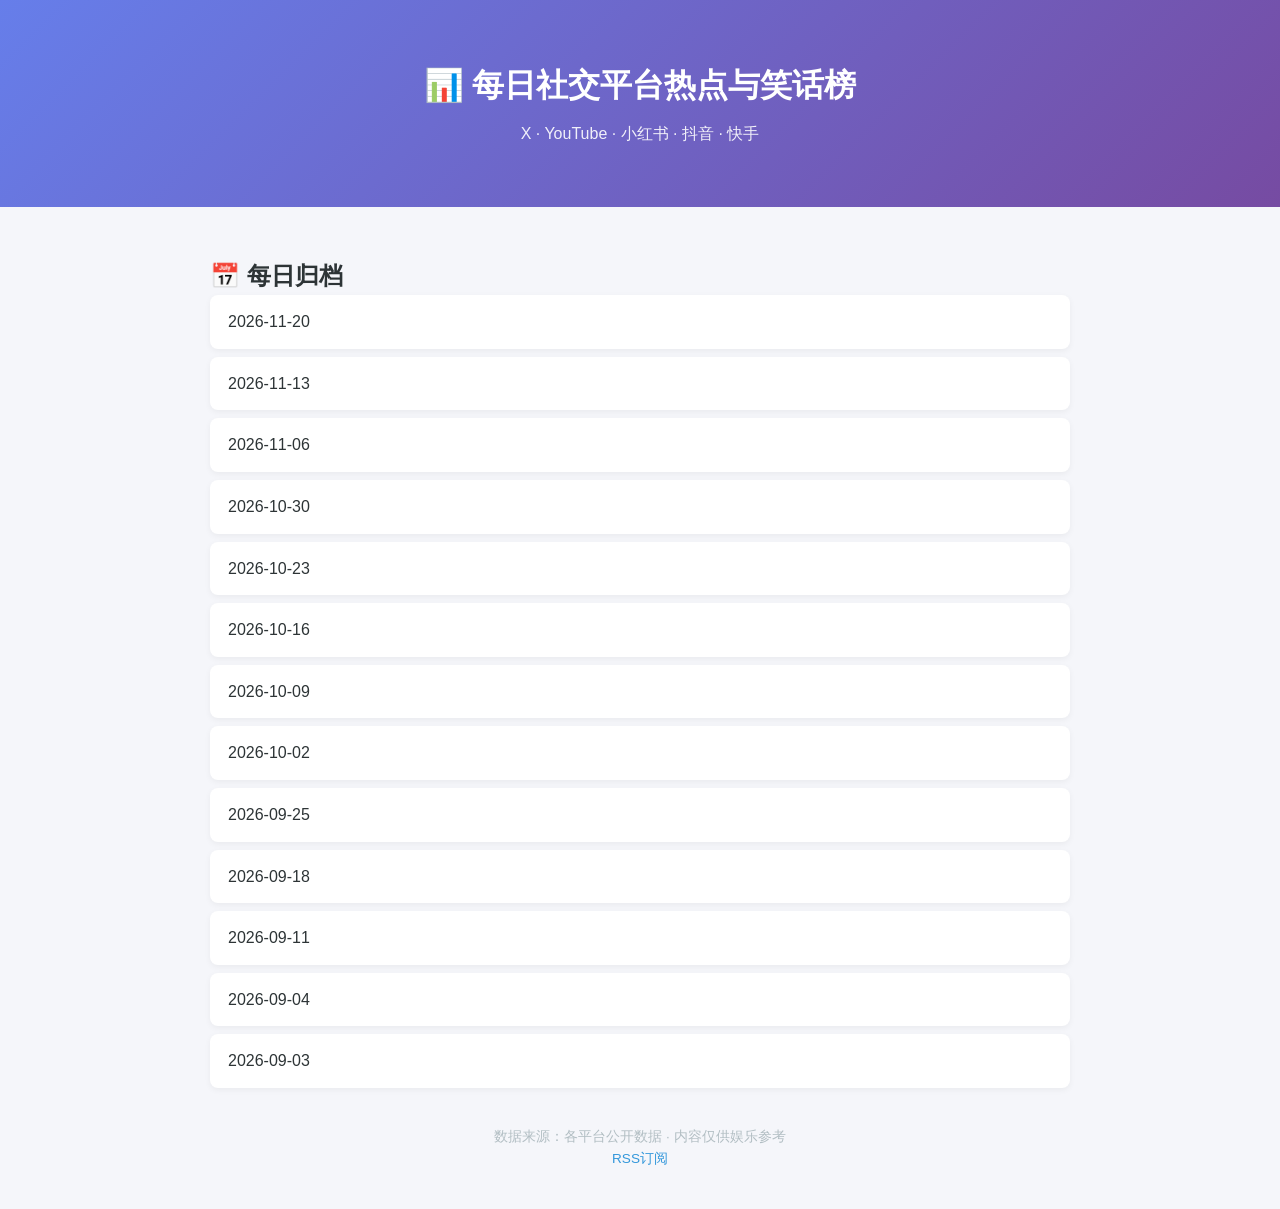
<file: site/index.html>
<!DOCTYPE html>
<html lang="zh-CN">
<head>
    <meta charset="UTF-8">
    <meta name="viewport" content="width=device-width, initial-scale=1.0">
    <title>每日社交平台热点与笑话榜</title>
    <link rel="stylesheet" href="css/style.css">
</head>
<body>
    <header class="site-header">
        <div class="container">
            <h1>📊 每日社交平台热点与笑话榜</h1>
            <p class="subtitle">X · YouTube · 小红书 · 抖音 · 快手</p>
        </div>
    </header>
    <main class="container">
        <section>
            <h2>📅 每日归档</h2>
            <ul class="archive-list"><li><a href="Joke/2026-11-20/">2026-11-20</a></li><li><a href="Joke/2026-11-13/">2026-11-13</a></li><li><a href="Joke/2026-11-06/">2026-11-06</a></li><li><a href="Joke/2026-10-30/">2026-10-30</a></li><li><a href="Joke/2026-10-23/">2026-10-23</a></li><li><a href="Joke/2026-10-16/">2026-10-16</a></li><li><a href="Joke/2026-10-09/">2026-10-09</a></li><li><a href="Joke/2026-10-02/">2026-10-02</a></li><li><a href="Joke/2026-09-25/">2026-09-25</a></li><li><a href="Joke/2026-09-18/">2026-09-18</a></li><li><a href="Joke/2026-09-11/">2026-09-11</a></li><li><a href="Joke/2026-09-04/">2026-09-04</a></li><li><a href="Joke/2026-09-03/">2026-09-03</a></li></ul>
        </section>
        <footer class="site-footer">
            <p>数据来源：各平台公开数据 · 内容仅供娱乐参考</p>
            <p><a href="rss.xml">RSS订阅</a></p>
        </footer>
    </main>
</body>
</html>
</file>
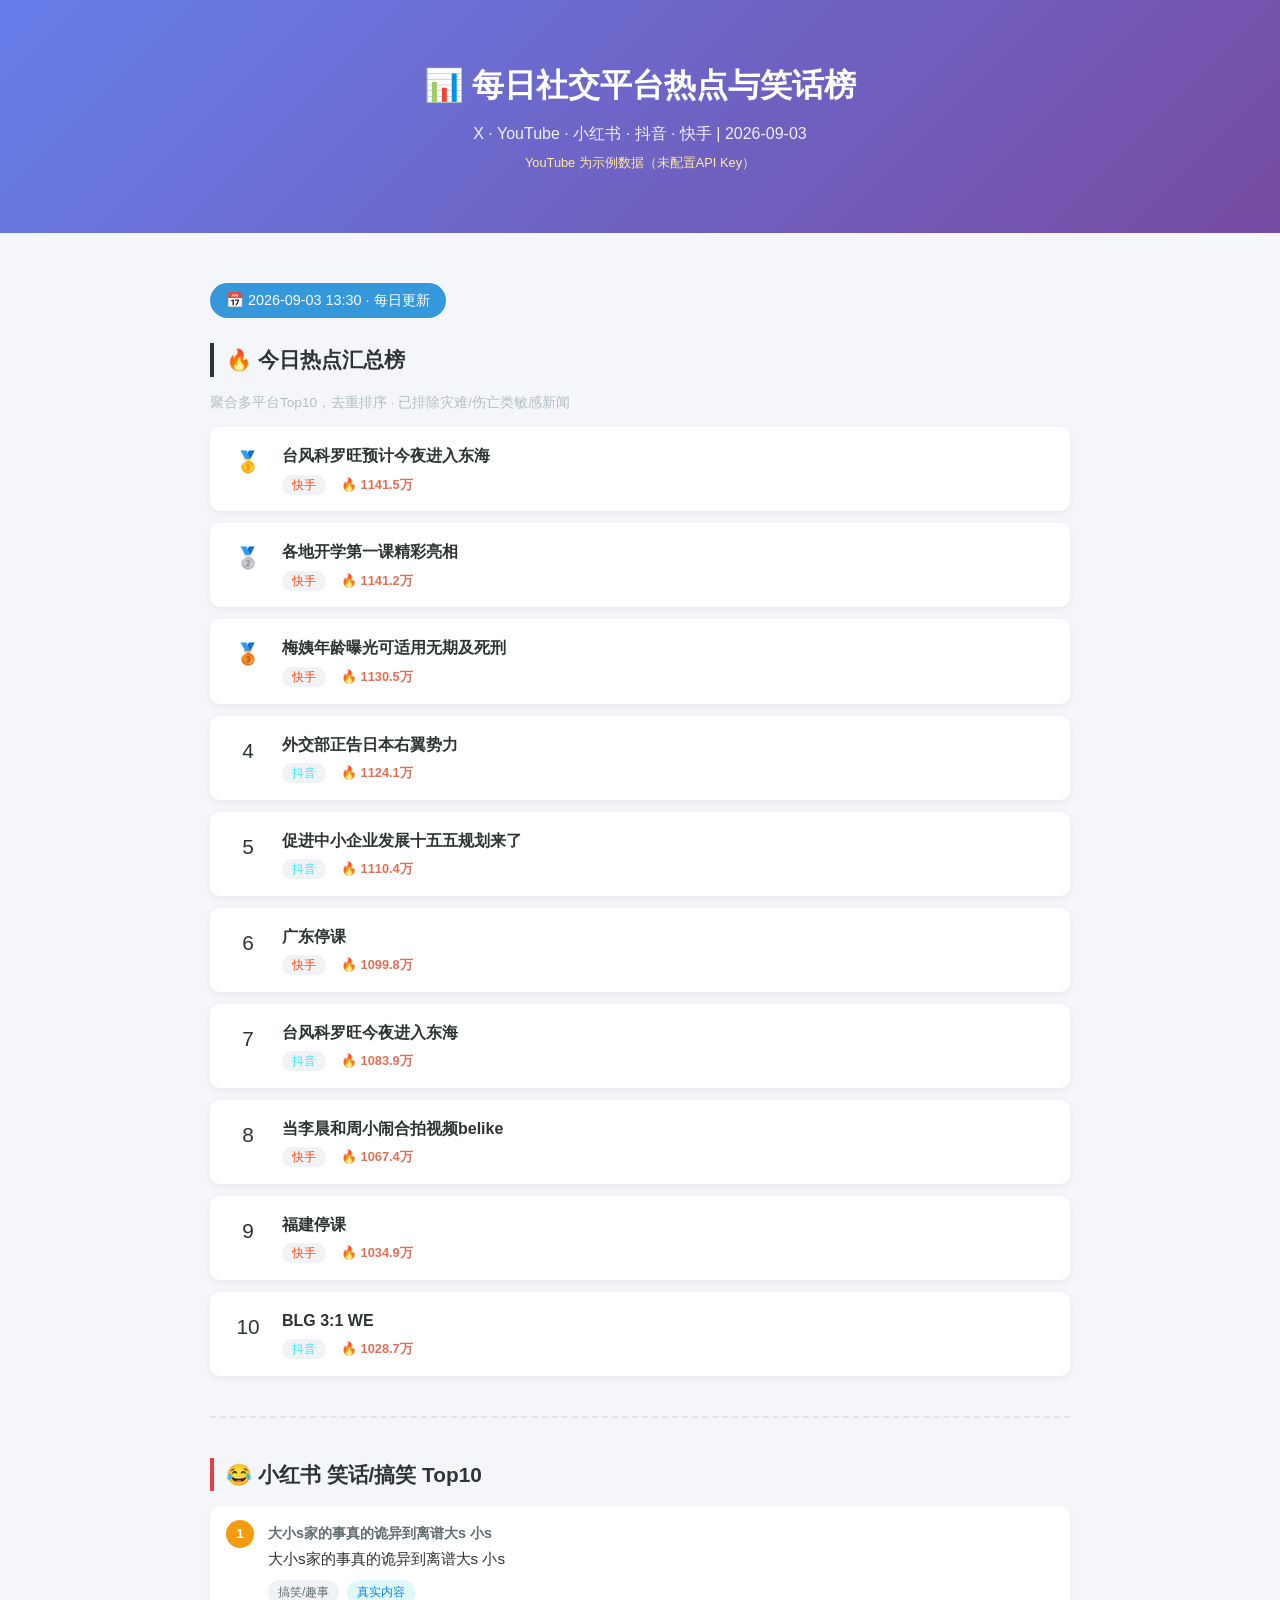
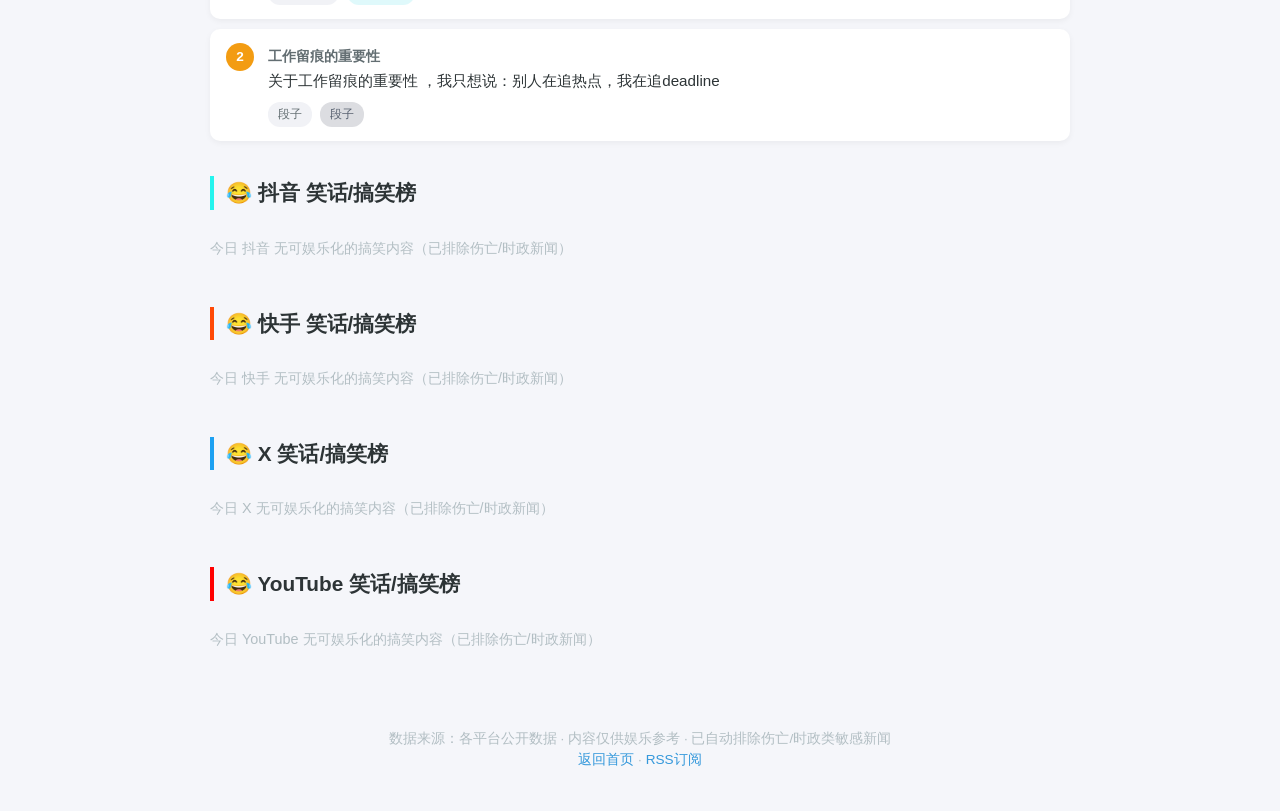
<file: site/Joke/2026-09-03/index.html>
<!DOCTYPE html>
<html lang="zh-CN">
<head>
    <meta charset="UTF-8">
    <meta name="viewport" content="width=device-width, initial-scale=1.0">
    <meta name="description" content="每日社交平台热点与笑话汇总">
    <title>每日热点与笑话榜 2026-09-03</title>
    <link rel="stylesheet" href="../../css/style.css">
</head>
<body>
    <header class="site-header">
        <div class="container">
            <h1>📊 每日社交平台热点与笑话榜</h1>
            <p class="subtitle">X · YouTube · 小红书 · 抖音 · 快手 | 2026-09-03</p>
            <p class="note">YouTube 为示例数据（未配置API Key）</p>
        </div>
    </header>

    <main class="container">
        <div class="date-badge">📅 2026-09-03 13:30 · 每日更新</div>

        <section class="platform-section">
    <h2 style="border-left: 4px solid #2d3436;">🔥 今日热点汇总榜</h2>
    <p class="section-sub">聚合多平台Top10，去重排序 · 已排除灾难/伤亡类敏感新闻</p>
    <div class="card-list">
        <div class="card">
            <div class="card-rank">🥇</div>
            <div class="card-body">
                <h3><a href="https://www.kuaishou.com/short-video/3xa434nrry4epyq" target="_blank">台风科罗旺预计今夜进入东海</a></h3>

                <div class="meta">                    <span><span class="tag" style="color:#ff4906">快手</span></span>                    <span class="heat">🔥 1141.5万</span>                                    </div>            </div>        </div>
        <div class="card">
            <div class="card-rank">🥈</div>
            <div class="card-body">
                <h3><a href="https://www.kuaishou.com/short-video/3x2bf2iab6qd4yc" target="_blank">各地开学第一课精彩亮相</a></h3>

                <div class="meta">                    <span><span class="tag" style="color:#ff4906">快手</span></span>                    <span class="heat">🔥 1141.2万</span>                                    </div>            </div>        </div>
        <div class="card">
            <div class="card-rank">🥉</div>
            <div class="card-body">
                <h3><a href="https://www.kuaishou.com/short-video/3xf2jmhswxb273m" target="_blank">梅姨年龄曝光可适用无期及死刑</a></h3>

                <div class="meta">                    <span><span class="tag" style="color:#ff4906">快手</span></span>                    <span class="heat">🔥 1130.5万</span>                                    </div>            </div>        </div>
        <div class="card">
            <div class="card-rank">4</div>
            <div class="card-body">
                <h3><a href="https://www.douyin.com/hot/2634210" target="_blank">外交部正告日本右翼势力</a></h3>

                <div class="meta">                    <span><span class="tag" style="color:#25f4ee">抖音</span></span>                    <span class="heat">🔥 1124.1万</span>                                    </div>            </div>        </div>
        <div class="card">
            <div class="card-rank">5</div>
            <div class="card-body">
                <h3><a href="https://www.douyin.com/hot/2634375" target="_blank">促进中小企业发展十五五规划来了</a></h3>

                <div class="meta">                    <span><span class="tag" style="color:#25f4ee">抖音</span></span>                    <span class="heat">🔥 1110.4万</span>                                    </div>            </div>        </div>
        <div class="card">
            <div class="card-rank">6</div>
            <div class="card-body">
                <h3><a href="https://www.kuaishou.com/short-video/3x9yuugppn3aa7s" target="_blank">广东停课</a></h3>

                <div class="meta">                    <span><span class="tag" style="color:#ff4906">快手</span></span>                    <span class="heat">🔥 1099.8万</span>                                    </div>            </div>        </div>
        <div class="card">
            <div class="card-rank">7</div>
            <div class="card-body">
                <h3><a href="https://www.douyin.com/hot/2634133" target="_blank">台风科罗旺今夜进入东海</a></h3>

                <div class="meta">                    <span><span class="tag" style="color:#25f4ee">抖音</span></span>                    <span class="heat">🔥 1083.9万</span>                                    </div>            </div>        </div>
        <div class="card">
            <div class="card-rank">8</div>
            <div class="card-body">
                <h3><a href="https://www.kuaishou.com/short-video/3xj2up68aqbqhni" target="_blank">当李晨和周小闹合拍视频belike</a></h3>

                <div class="meta">                    <span><span class="tag" style="color:#ff4906">快手</span></span>                    <span class="heat">🔥 1067.4万</span>                                    </div>            </div>        </div>
        <div class="card">
            <div class="card-rank">9</div>
            <div class="card-body">
                <h3><a href="https://www.kuaishou.com/short-video/3xckj8zqz2kjmrs" target="_blank">福建停课</a></h3>

                <div class="meta">                    <span><span class="tag" style="color:#ff4906">快手</span></span>                    <span class="heat">🔥 1034.9万</span>                                    </div>            </div>        </div>
        <div class="card">
            <div class="card-rank">10</div>
            <div class="card-body">
                <h3><a href="https://www.douyin.com/hot/2634539" target="_blank">BLG 3:1 WE</a></h3>

                <div class="meta">                    <span><span class="tag" style="color:#25f4ee">抖音</span></span>                    <span class="heat">🔥 1028.7万</span>                                    </div>            </div>        </div>
    </div></section>

        <div class="report-divider"></div>

        <section class="platform-section funny-section">
    <h2 style="border-left: 4px solid #e83e4c;">😂 小红书 笑话/搞笑 Top10</h2>
    <div class="joke-list">
        <div class="joke-card">
            <div class="joke-number">1</div>
            <div class="joke-content">
<div class="joke-title"><a href="https://www.xiaohongshu.com/explore/6a582ea30000000011013d7e" target="_blank">大小s家的事真的诡异到离谱大s 小s</a></div>
                <p class="joke-text">大小s家的事真的诡异到离谱大s 小s</p>
                <div class="joke-tags">                    <span class="tag">搞笑/趣事</span>                    <span class="tag tag-real">真实内容</span>                </div>            </div>        </div>
        <div class="joke-card">
            <div class="joke-number">2</div>
            <div class="joke-content">
<div class="joke-title"><a href="https://www.xiaohongshu.com/explore/6a7d33ad000000003300a98a" target="_blank">工作留痕的重要性 </a></div>
                <p class="joke-text">关于工作留痕的重要性 ，我只想说：别人在追热点，我在追deadline</p>
                <div class="joke-tags">                    <span class="tag">段子</span>                    <span class="tag tag-gen">段子</span>                </div>            </div>        </div>
    </div></section>
<section class="platform-section funny-section"><h2 style="border-left:4px solid #25f4ee;">😂 抖音 笑话/搞笑榜</h2><p class="empty-hint">今日 抖音 无可娱乐化的搞笑内容（已排除伤亡/时政新闻）</p></section>
<section class="platform-section funny-section"><h2 style="border-left:4px solid #ff4906;">😂 快手 笑话/搞笑榜</h2><p class="empty-hint">今日 快手 无可娱乐化的搞笑内容（已排除伤亡/时政新闻）</p></section>
<section class="platform-section funny-section"><h2 style="border-left:4px solid #1da1f2;">😂 X 笑话/搞笑榜</h2><p class="empty-hint">今日 X 无可娱乐化的搞笑内容（已排除伤亡/时政新闻）</p></section>
<section class="platform-section funny-section"><h2 style="border-left:4px solid #ff0000;">😂 YouTube 笑话/搞笑榜</h2><p class="empty-hint">今日 YouTube 无可娱乐化的搞笑内容（已排除伤亡/时政新闻）</p></section>

        <footer class="site-footer">
            <p>数据来源：各平台公开数据 · 内容仅供娱乐参考 · 已自动排除伤亡/时政类敏感新闻</p>
            <p><a href="../../index.html">返回首页</a> · <a href="../../rss.xml">RSS订阅</a></p>
        </footer>
    </main>
</body>
</html>
</file>
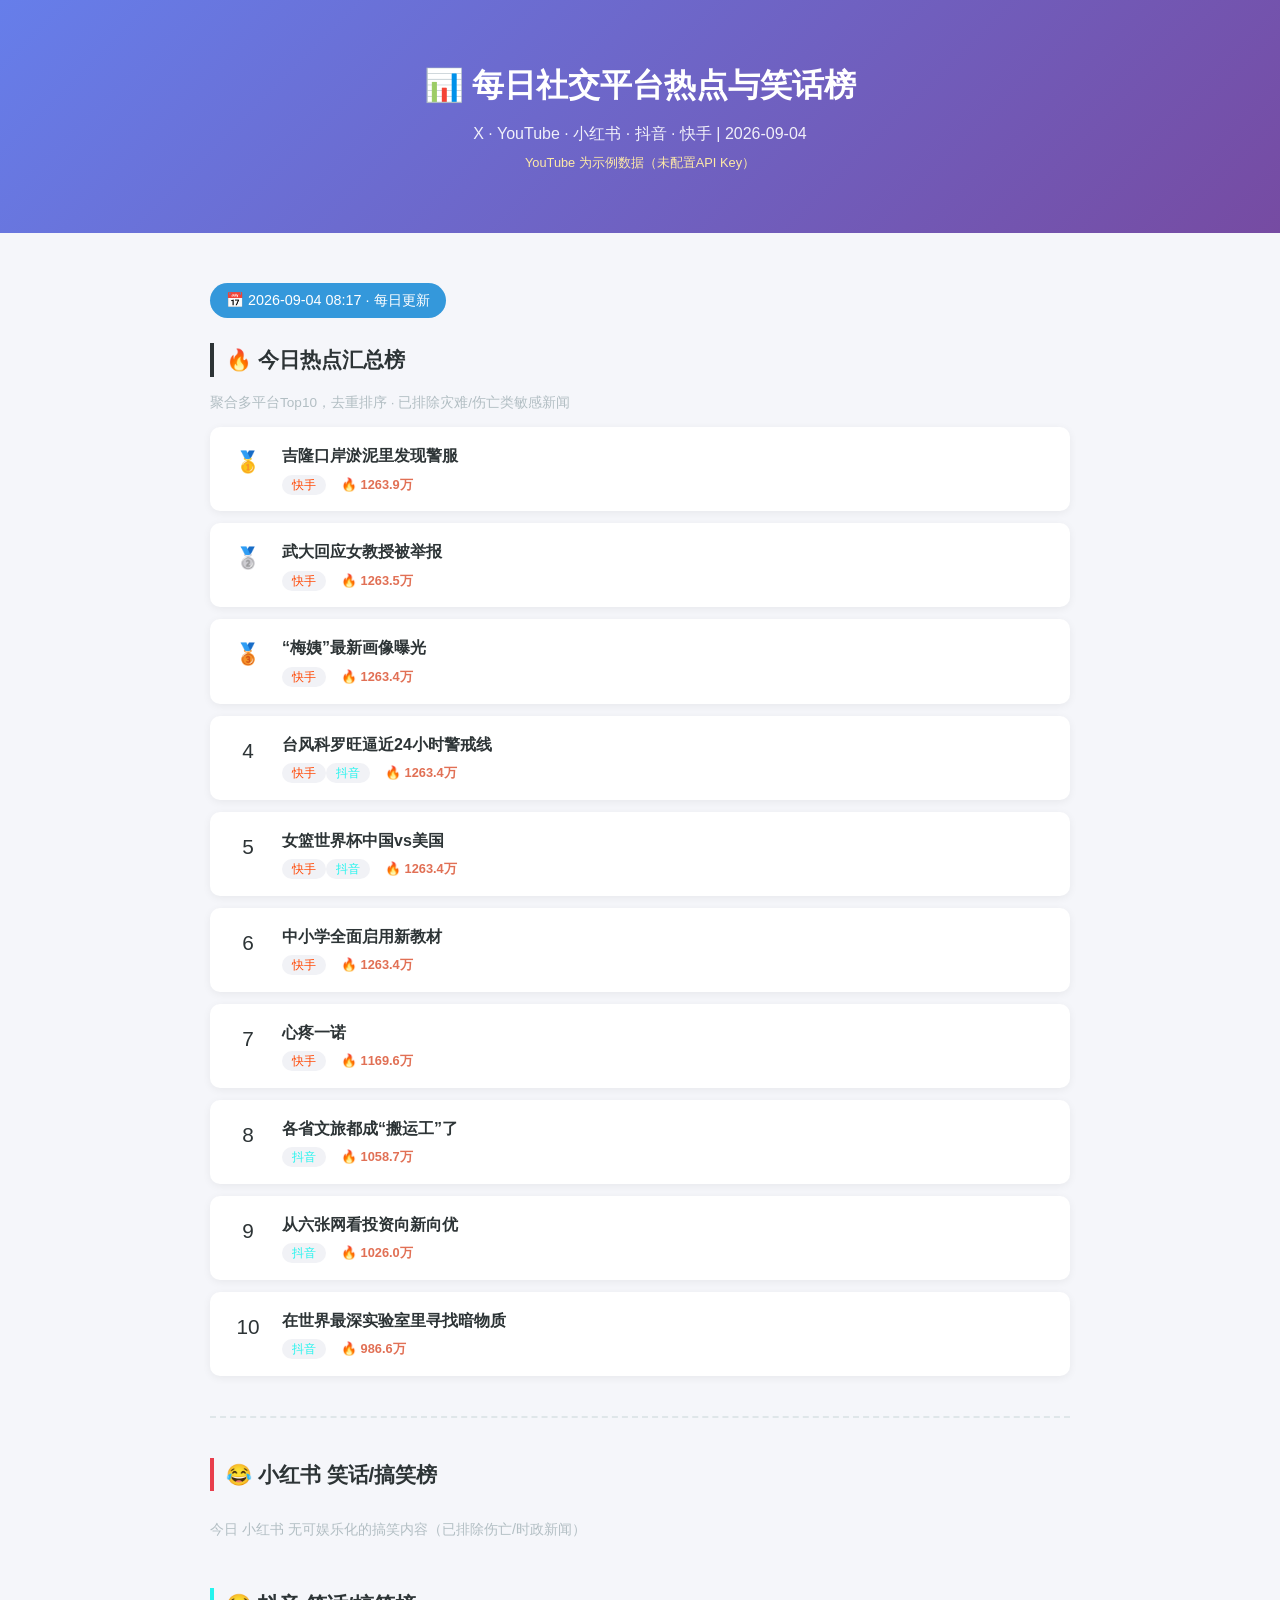
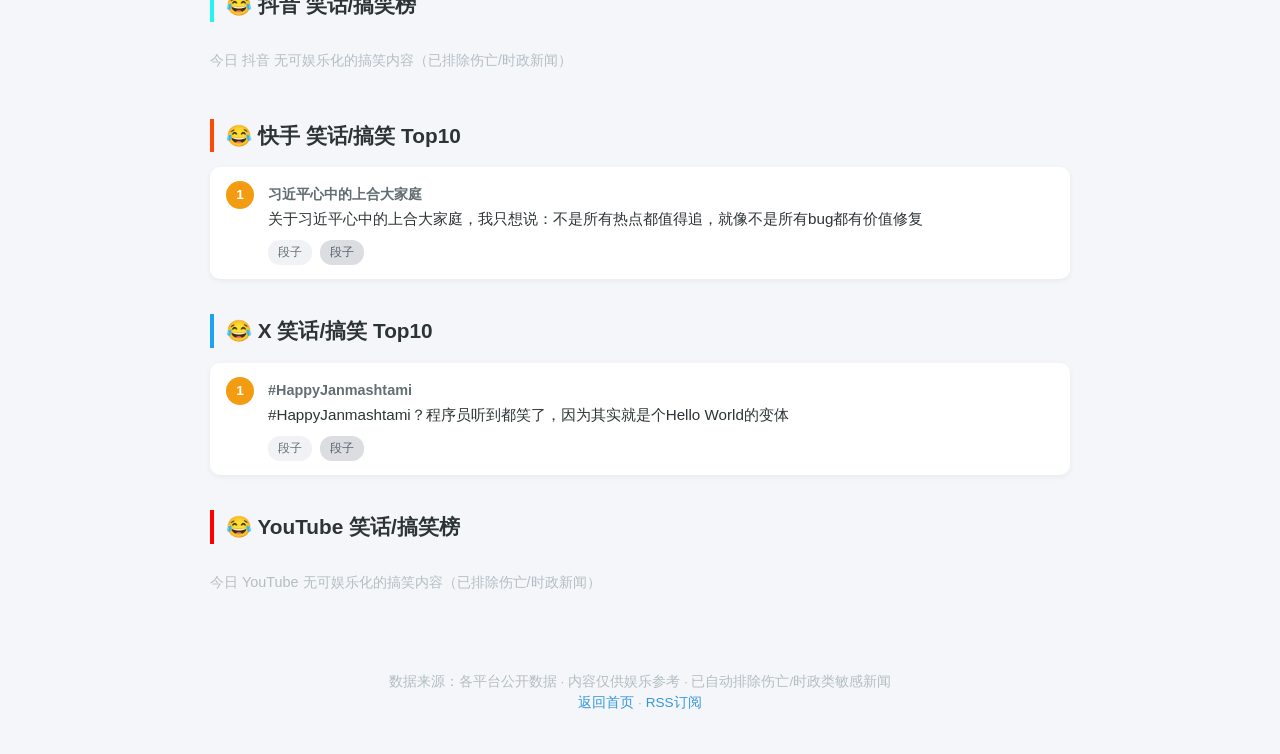
<file: site/Joke/2026-09-04/index.html>
<!DOCTYPE html>
<html lang="zh-CN">
<head>
    <meta charset="UTF-8">
    <meta name="viewport" content="width=device-width, initial-scale=1.0">
    <meta name="description" content="每日社交平台热点与笑话汇总">
    <title>每日热点与笑话榜 2026-09-04</title>
    <link rel="stylesheet" href="../../css/style.css">
</head>
<body>
    <header class="site-header">
        <div class="container">
            <h1>📊 每日社交平台热点与笑话榜</h1>
            <p class="subtitle">X · YouTube · 小红书 · 抖音 · 快手 | 2026-09-04</p>
            <p class="note">YouTube 为示例数据（未配置API Key）</p>
        </div>
    </header>

    <main class="container">
        <div class="date-badge">📅 2026-09-04 08:17 · 每日更新</div>

        <section class="platform-section">
    <h2 style="border-left: 4px solid #2d3436;">🔥 今日热点汇总榜</h2>
    <p class="section-sub">聚合多平台Top10，去重排序 · 已排除灾难/伤亡类敏感新闻</p>
    <div class="card-list">
        <div class="card">
            <div class="card-rank">🥇</div>
            <div class="card-body">
                <h3><a href="https://www.kuaishou.com/short-video/3xrxxa68hpaggsy" target="_blank">吉隆口岸淤泥里发现警服</a></h3>

                <div class="meta">                    <span><span class="tag" style="color:#ff4906">快手</span></span>                    <span class="heat">🔥 1263.9万</span>                                    </div>            </div>        </div>
        <div class="card">
            <div class="card-rank">🥈</div>
            <div class="card-body">
                <h3><a href="https://www.kuaishou.com/short-video/3x6py7bstmvhj9y" target="_blank">武大回应女教授被举报</a></h3>

                <div class="meta">                    <span><span class="tag" style="color:#ff4906">快手</span></span>                    <span class="heat">🔥 1263.5万</span>                                    </div>            </div>        </div>
        <div class="card">
            <div class="card-rank">🥉</div>
            <div class="card-body">
                <h3><a href="https://www.kuaishou.com/short-video/3x8bwfx56xdgfh6" target="_blank">“梅姨”最新画像曝光</a></h3>

                <div class="meta">                    <span><span class="tag" style="color:#ff4906">快手</span></span>                    <span class="heat">🔥 1263.4万</span>                                    </div>            </div>        </div>
        <div class="card">
            <div class="card-rank">4</div>
            <div class="card-body">
                <h3><a href="https://www.kuaishou.com/short-video/3xdswxfcbytdvke" target="_blank">台风科罗旺逼近24小时警戒线</a></h3>

                <div class="meta">                    <span><span class="tag" style="color:#ff4906">快手</span><span class="tag" style="color:#25f4ee">抖音</span></span>                    <span class="heat">🔥 1263.4万</span>                                    </div>            </div>        </div>
        <div class="card">
            <div class="card-rank">5</div>
            <div class="card-body">
                <h3><a href="https://www.kuaishou.com/short-video/3x9nsj3jj3vrn7u" target="_blank">女篮世界杯中国vs美国</a></h3>

                <div class="meta">                    <span><span class="tag" style="color:#ff4906">快手</span><span class="tag" style="color:#25f4ee">抖音</span></span>                    <span class="heat">🔥 1263.4万</span>                                    </div>            </div>        </div>
        <div class="card">
            <div class="card-rank">6</div>
            <div class="card-body">
                <h3><a href="https://www.kuaishou.com/short-video/3xsz4gacpryr3nu" target="_blank">中小学全面启用新教材</a></h3>

                <div class="meta">                    <span><span class="tag" style="color:#ff4906">快手</span></span>                    <span class="heat">🔥 1263.4万</span>                                    </div>            </div>        </div>
        <div class="card">
            <div class="card-rank">7</div>
            <div class="card-body">
                <h3><a href="https://www.kuaishou.com/short-video/3xj24s4zyxgvr9s" target="_blank">心疼一诺</a></h3>

                <div class="meta">                    <span><span class="tag" style="color:#ff4906">快手</span></span>                    <span class="heat">🔥 1169.6万</span>                                    </div>            </div>        </div>
        <div class="card">
            <div class="card-rank">8</div>
            <div class="card-body">
                <h3><a href="https://www.douyin.com/hot/2634779" target="_blank">各省文旅都成“搬运工”了</a></h3>

                <div class="meta">                    <span><span class="tag" style="color:#25f4ee">抖音</span></span>                    <span class="heat">🔥 1058.7万</span>                                    </div>            </div>        </div>
        <div class="card">
            <div class="card-rank">9</div>
            <div class="card-body">
                <h3><a href="https://www.douyin.com/hot/2635305" target="_blank">从六张网看投资向新向优</a></h3>

                <div class="meta">                    <span><span class="tag" style="color:#25f4ee">抖音</span></span>                    <span class="heat">🔥 1026.0万</span>                                    </div>            </div>        </div>
        <div class="card">
            <div class="card-rank">10</div>
            <div class="card-body">
                <h3><a href="https://www.douyin.com/hot/2635000" target="_blank">在世界最深实验室里寻找暗物质</a></h3>

                <div class="meta">                    <span><span class="tag" style="color:#25f4ee">抖音</span></span>                    <span class="heat">🔥 986.6万</span>                                    </div>            </div>        </div>
    </div></section>

        <div class="report-divider"></div>

        <section class="platform-section funny-section"><h2 style="border-left:4px solid #e83e4c;">😂 小红书 笑话/搞笑榜</h2><p class="empty-hint">今日 小红书 无可娱乐化的搞笑内容（已排除伤亡/时政新闻）</p></section>
<section class="platform-section funny-section"><h2 style="border-left:4px solid #25f4ee;">😂 抖音 笑话/搞笑榜</h2><p class="empty-hint">今日 抖音 无可娱乐化的搞笑内容（已排除伤亡/时政新闻）</p></section>
<section class="platform-section funny-section">
    <h2 style="border-left: 4px solid #ff4906;">😂 快手 笑话/搞笑 Top10</h2>
    <div class="joke-list">
        <div class="joke-card">
            <div class="joke-number">1</div>
            <div class="joke-content">
<div class="joke-title"><a href="https://www.kuaishou.com/short-video/3xypsv72xyydgm2" target="_blank">习近平心中的上合大家庭</a></div>
                <p class="joke-text">关于习近平心中的上合大家庭，我只想说：不是所有热点都值得追，就像不是所有bug都有价值修复</p>
                <div class="joke-tags">                    <span class="tag">段子</span>                    <span class="tag tag-gen">段子</span>                </div>            </div>        </div>
    </div></section>
<section class="platform-section funny-section">
    <h2 style="border-left: 4px solid #1da1f2;">😂 X 笑话/搞笑 Top10</h2>
    <div class="joke-list">
        <div class="joke-card">
            <div class="joke-number">1</div>
            <div class="joke-content">
<div class="joke-title"><a href="https://twitter.com/search?q=%23HappyJanmashtami" target="_blank">#HappyJanmashtami</a></div>
                <p class="joke-text">#HappyJanmashtami？程序员听到都笑了，因为其实就是个Hello World的变体</p>
                <div class="joke-tags">                    <span class="tag">段子</span>                    <span class="tag tag-gen">段子</span>                </div>            </div>        </div>
    </div></section>
<section class="platform-section funny-section"><h2 style="border-left:4px solid #ff0000;">😂 YouTube 笑话/搞笑榜</h2><p class="empty-hint">今日 YouTube 无可娱乐化的搞笑内容（已排除伤亡/时政新闻）</p></section>

        <footer class="site-footer">
            <p>数据来源：各平台公开数据 · 内容仅供娱乐参考 · 已自动排除伤亡/时政类敏感新闻</p>
            <p><a href="../../index.html">返回首页</a> · <a href="../../rss.xml">RSS订阅</a></p>
        </footer>
    </main>
</body>
</html>
</file>
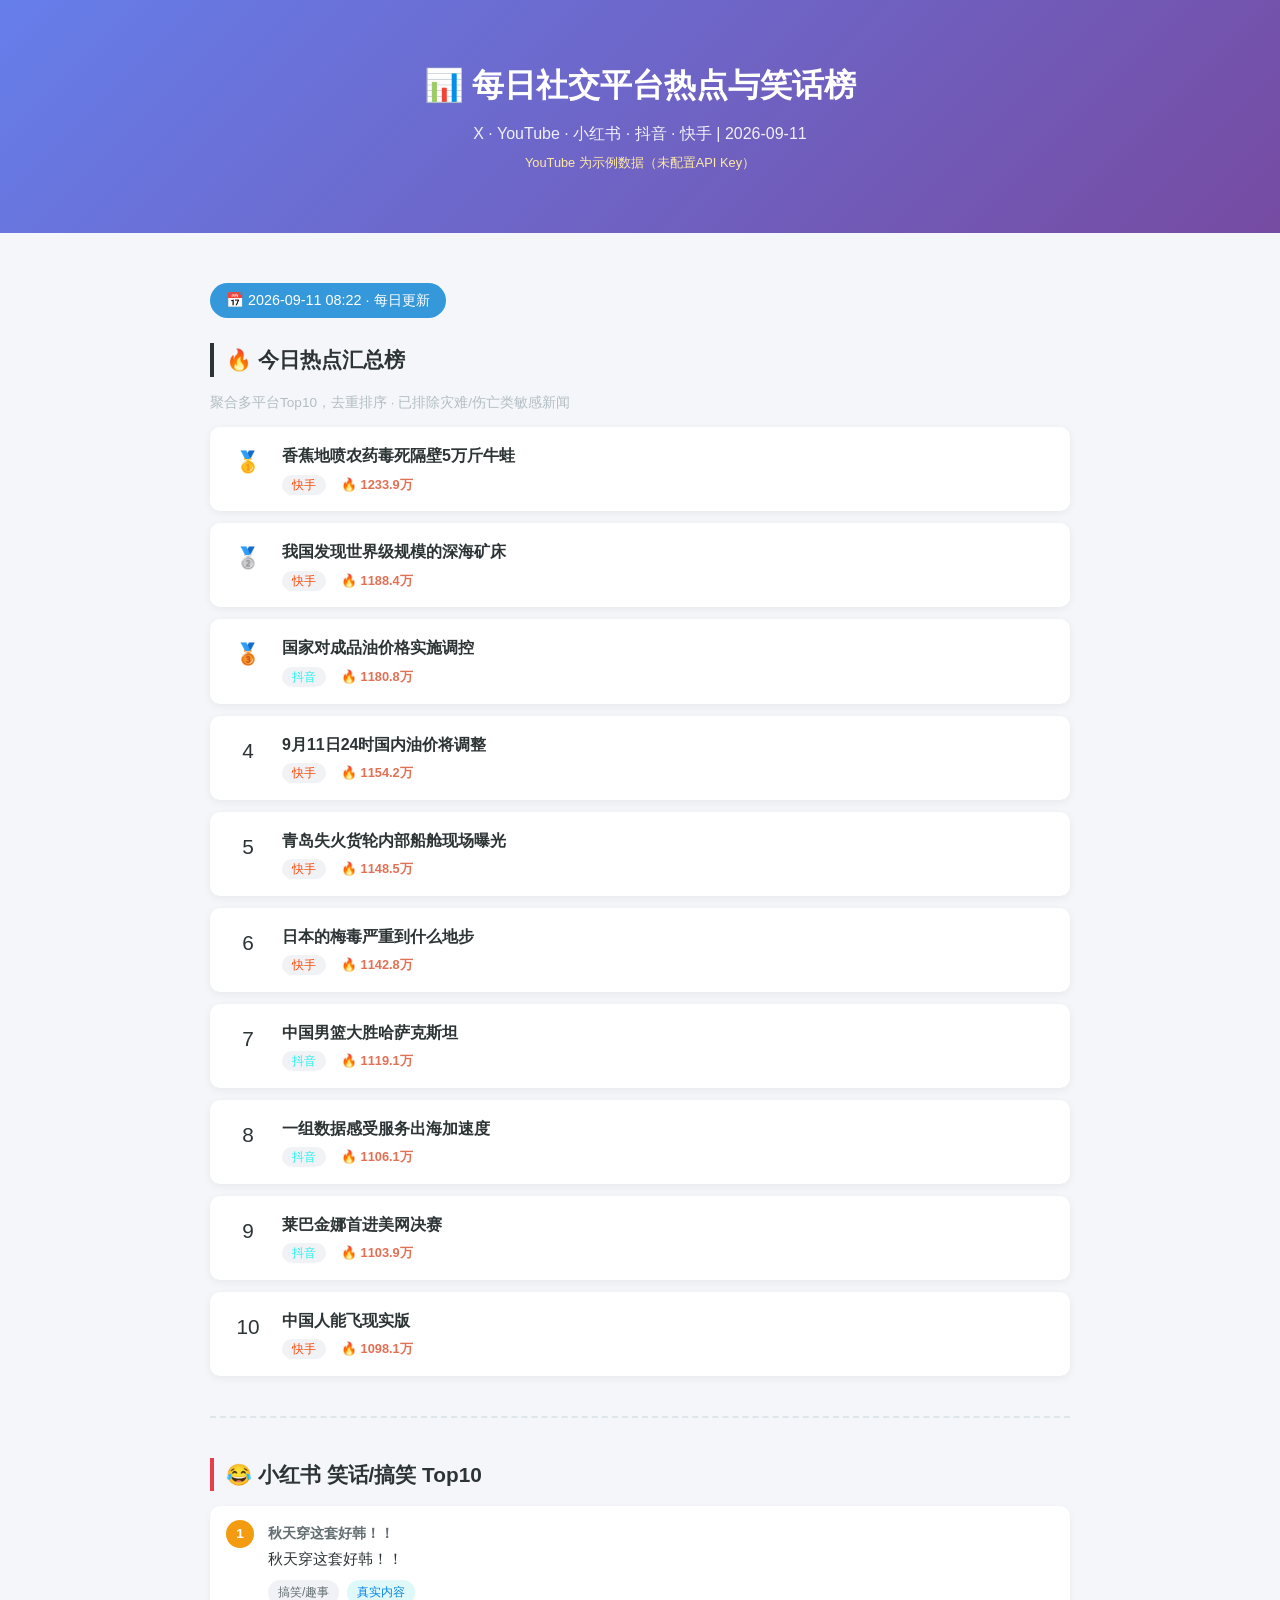
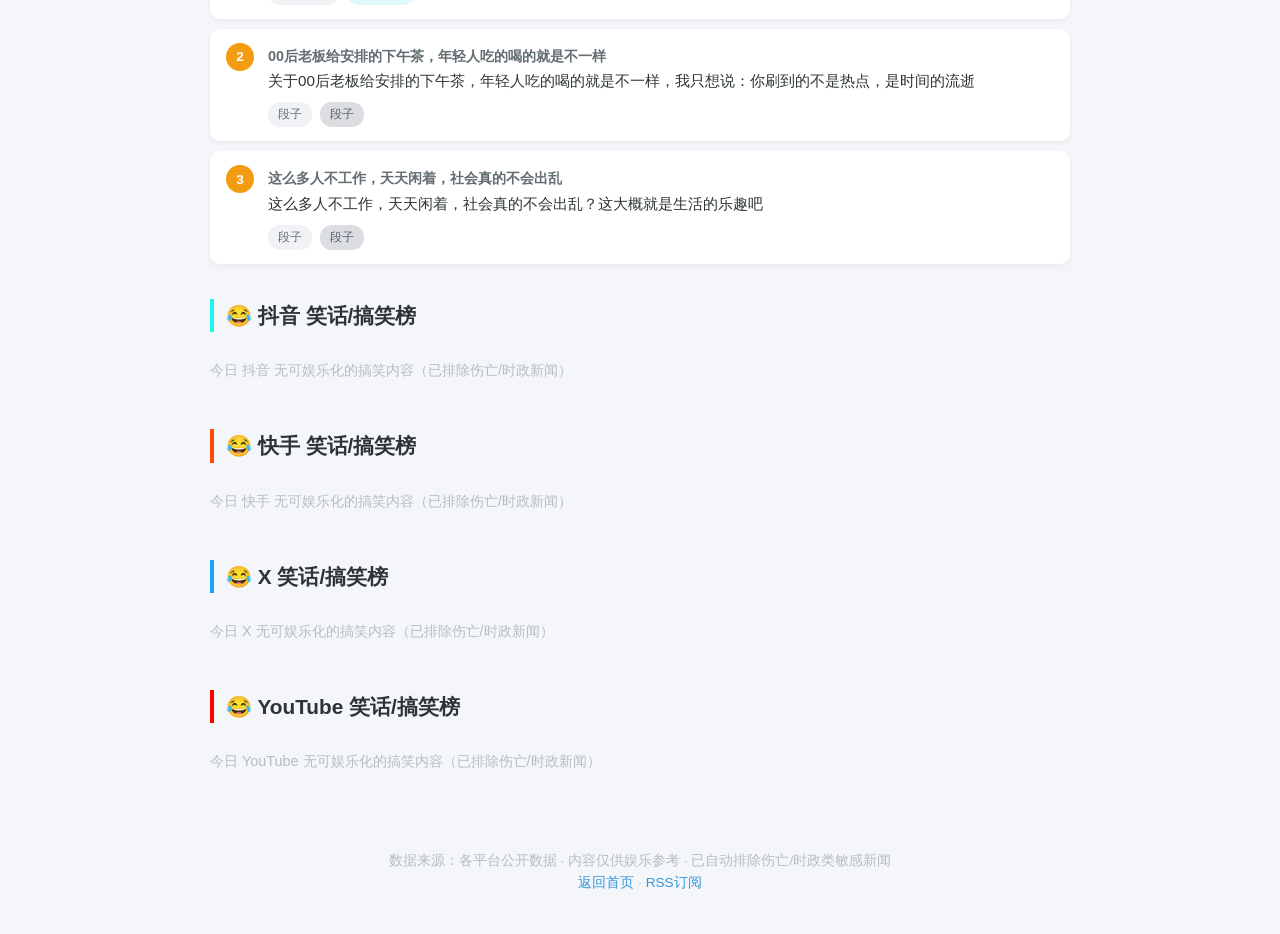
<file: site/Joke/2026-09-11/index.html>
<!DOCTYPE html>
<html lang="zh-CN">
<head>
    <meta charset="UTF-8">
    <meta name="viewport" content="width=device-width, initial-scale=1.0">
    <meta name="description" content="每日社交平台热点与笑话汇总">
    <title>每日热点与笑话榜 2026-09-11</title>
    <link rel="stylesheet" href="../../css/style.css">
</head>
<body>
    <header class="site-header">
        <div class="container">
            <h1>📊 每日社交平台热点与笑话榜</h1>
            <p class="subtitle">X · YouTube · 小红书 · 抖音 · 快手 | 2026-09-11</p>
            <p class="note">YouTube 为示例数据（未配置API Key）</p>
        </div>
    </header>

    <main class="container">
        <div class="date-badge">📅 2026-09-11 08:22 · 每日更新</div>

        <section class="platform-section">
    <h2 style="border-left: 4px solid #2d3436;">🔥 今日热点汇总榜</h2>
    <p class="section-sub">聚合多平台Top10，去重排序 · 已排除灾难/伤亡类敏感新闻</p>
    <div class="card-list">
        <div class="card">
            <div class="card-rank">🥇</div>
            <div class="card-body">
                <h3><a href="https://www.kuaishou.com/short-video/3xaq4zj5e4qt7bk" target="_blank">香蕉地喷农药毒死隔壁5万斤牛蛙</a></h3>

                <div class="meta">                    <span><span class="tag" style="color:#ff4906">快手</span></span>                    <span class="heat">🔥 1233.9万</span>                                    </div>            </div>        </div>
        <div class="card">
            <div class="card-rank">🥈</div>
            <div class="card-body">
                <h3><a href="https://www.kuaishou.com/short-video/3xc8ddm2fqtepp2" target="_blank">我国发现世界级规模的深海矿床</a></h3>

                <div class="meta">                    <span><span class="tag" style="color:#ff4906">快手</span></span>                    <span class="heat">🔥 1188.4万</span>                                    </div>            </div>        </div>
        <div class="card">
            <div class="card-rank">🥉</div>
            <div class="card-body">
                <h3><a href="https://www.douyin.com/hot/2645021" target="_blank">国家对成品油价格实施调控</a></h3>

                <div class="meta">                    <span><span class="tag" style="color:#25f4ee">抖音</span></span>                    <span class="heat">🔥 1180.8万</span>                                    </div>            </div>        </div>
        <div class="card">
            <div class="card-rank">4</div>
            <div class="card-body">
                <h3><a href="https://www.kuaishou.com/short-video/3xet6hh26ez5qny" target="_blank">9月11日24时国内油价将调整</a></h3>

                <div class="meta">                    <span><span class="tag" style="color:#ff4906">快手</span></span>                    <span class="heat">🔥 1154.2万</span>                                    </div>            </div>        </div>
        <div class="card">
            <div class="card-rank">5</div>
            <div class="card-body">
                <h3><a href="https://www.kuaishou.com/short-video/3xx2pra9e8srtg2" target="_blank">青岛失火货轮内部船舱现场曝光</a></h3>

                <div class="meta">                    <span><span class="tag" style="color:#ff4906">快手</span></span>                    <span class="heat">🔥 1148.5万</span>                                    </div>            </div>        </div>
        <div class="card">
            <div class="card-rank">6</div>
            <div class="card-body">
                <h3><a href="https://www.kuaishou.com/short-video/3xw9dp9488vn9mg" target="_blank">日本的梅毒严重到什么地步</a></h3>

                <div class="meta">                    <span><span class="tag" style="color:#ff4906">快手</span></span>                    <span class="heat">🔥 1142.8万</span>                                    </div>            </div>        </div>
        <div class="card">
            <div class="card-rank">7</div>
            <div class="card-body">
                <h3><a href="https://www.douyin.com/hot/2644652" target="_blank">中国男篮大胜哈萨克斯坦</a></h3>

                <div class="meta">                    <span><span class="tag" style="color:#25f4ee">抖音</span></span>                    <span class="heat">🔥 1119.1万</span>                                    </div>            </div>        </div>
        <div class="card">
            <div class="card-rank">8</div>
            <div class="card-body">
                <h3><a href="https://www.douyin.com/hot/2644775" target="_blank">一组数据感受服务出海加速度</a></h3>

                <div class="meta">                    <span><span class="tag" style="color:#25f4ee">抖音</span></span>                    <span class="heat">🔥 1106.1万</span>                                    </div>            </div>        </div>
        <div class="card">
            <div class="card-rank">9</div>
            <div class="card-body">
                <h3><a href="https://www.douyin.com/hot/2644659" target="_blank">莱巴金娜首进美网决赛</a></h3>

                <div class="meta">                    <span><span class="tag" style="color:#25f4ee">抖音</span></span>                    <span class="heat">🔥 1103.9万</span>                                    </div>            </div>        </div>
        <div class="card">
            <div class="card-rank">10</div>
            <div class="card-body">
                <h3><a href="https://www.kuaishou.com/short-video/3xwp7r8z7xbh3qu" target="_blank">中国人能飞现实版</a></h3>

                <div class="meta">                    <span><span class="tag" style="color:#ff4906">快手</span></span>                    <span class="heat">🔥 1098.1万</span>                                    </div>            </div>        </div>
    </div></section>

        <div class="report-divider"></div>

        <section class="platform-section funny-section">
    <h2 style="border-left: 4px solid #e83e4c;">😂 小红书 笑话/搞笑 Top10</h2>
    <div class="joke-list">
        <div class="joke-card">
            <div class="joke-number">1</div>
            <div class="joke-content">
<div class="joke-title"><a href="https://www.xiaohongshu.com/explore/6a8682bf000000002702d5c6" target="_blank">秋天穿这套好韩！！ </a></div>
                <p class="joke-text">秋天穿这套好韩！！ </p>
                <div class="joke-tags">                    <span class="tag">搞笑/趣事</span>                    <span class="tag tag-real">真实内容</span>                </div>            </div>        </div>
        <div class="joke-card">
            <div class="joke-number">2</div>
            <div class="joke-content">
<div class="joke-title"><a href="https://www.xiaohongshu.com/explore/6a761bcf000000002800a07c" target="_blank">00后老板给安排的下午茶，年轻人吃的喝的就是不一样</a></div>
                <p class="joke-text">关于00后老板给安排的下午茶，年轻人吃的喝的就是不一样，我只想说：你刷到的不是热点，是时间的流逝</p>
                <div class="joke-tags">                    <span class="tag">段子</span>                    <span class="tag tag-gen">段子</span>                </div>            </div>        </div>
        <div class="joke-card">
            <div class="joke-number">3</div>
            <div class="joke-content">
<div class="joke-title"><a href="https://www.xiaohongshu.com/explore/6a7aab9c00000000250079b2" target="_blank">这么多人不工作，天天闲着，社会真的不会出乱</a></div>
                <p class="joke-text">这么多人不工作，天天闲着，社会真的不会出乱？这大概就是生活的乐趣吧</p>
                <div class="joke-tags">                    <span class="tag">段子</span>                    <span class="tag tag-gen">段子</span>                </div>            </div>        </div>
    </div></section>
<section class="platform-section funny-section"><h2 style="border-left:4px solid #25f4ee;">😂 抖音 笑话/搞笑榜</h2><p class="empty-hint">今日 抖音 无可娱乐化的搞笑内容（已排除伤亡/时政新闻）</p></section>
<section class="platform-section funny-section"><h2 style="border-left:4px solid #ff4906;">😂 快手 笑话/搞笑榜</h2><p class="empty-hint">今日 快手 无可娱乐化的搞笑内容（已排除伤亡/时政新闻）</p></section>
<section class="platform-section funny-section"><h2 style="border-left:4px solid #1da1f2;">😂 X 笑话/搞笑榜</h2><p class="empty-hint">今日 X 无可娱乐化的搞笑内容（已排除伤亡/时政新闻）</p></section>
<section class="platform-section funny-section"><h2 style="border-left:4px solid #ff0000;">😂 YouTube 笑话/搞笑榜</h2><p class="empty-hint">今日 YouTube 无可娱乐化的搞笑内容（已排除伤亡/时政新闻）</p></section>

        <footer class="site-footer">
            <p>数据来源：各平台公开数据 · 内容仅供娱乐参考 · 已自动排除伤亡/时政类敏感新闻</p>
            <p><a href="../../index.html">返回首页</a> · <a href="../../rss.xml">RSS订阅</a></p>
        </footer>
    </main>
</body>
</html>
</file>
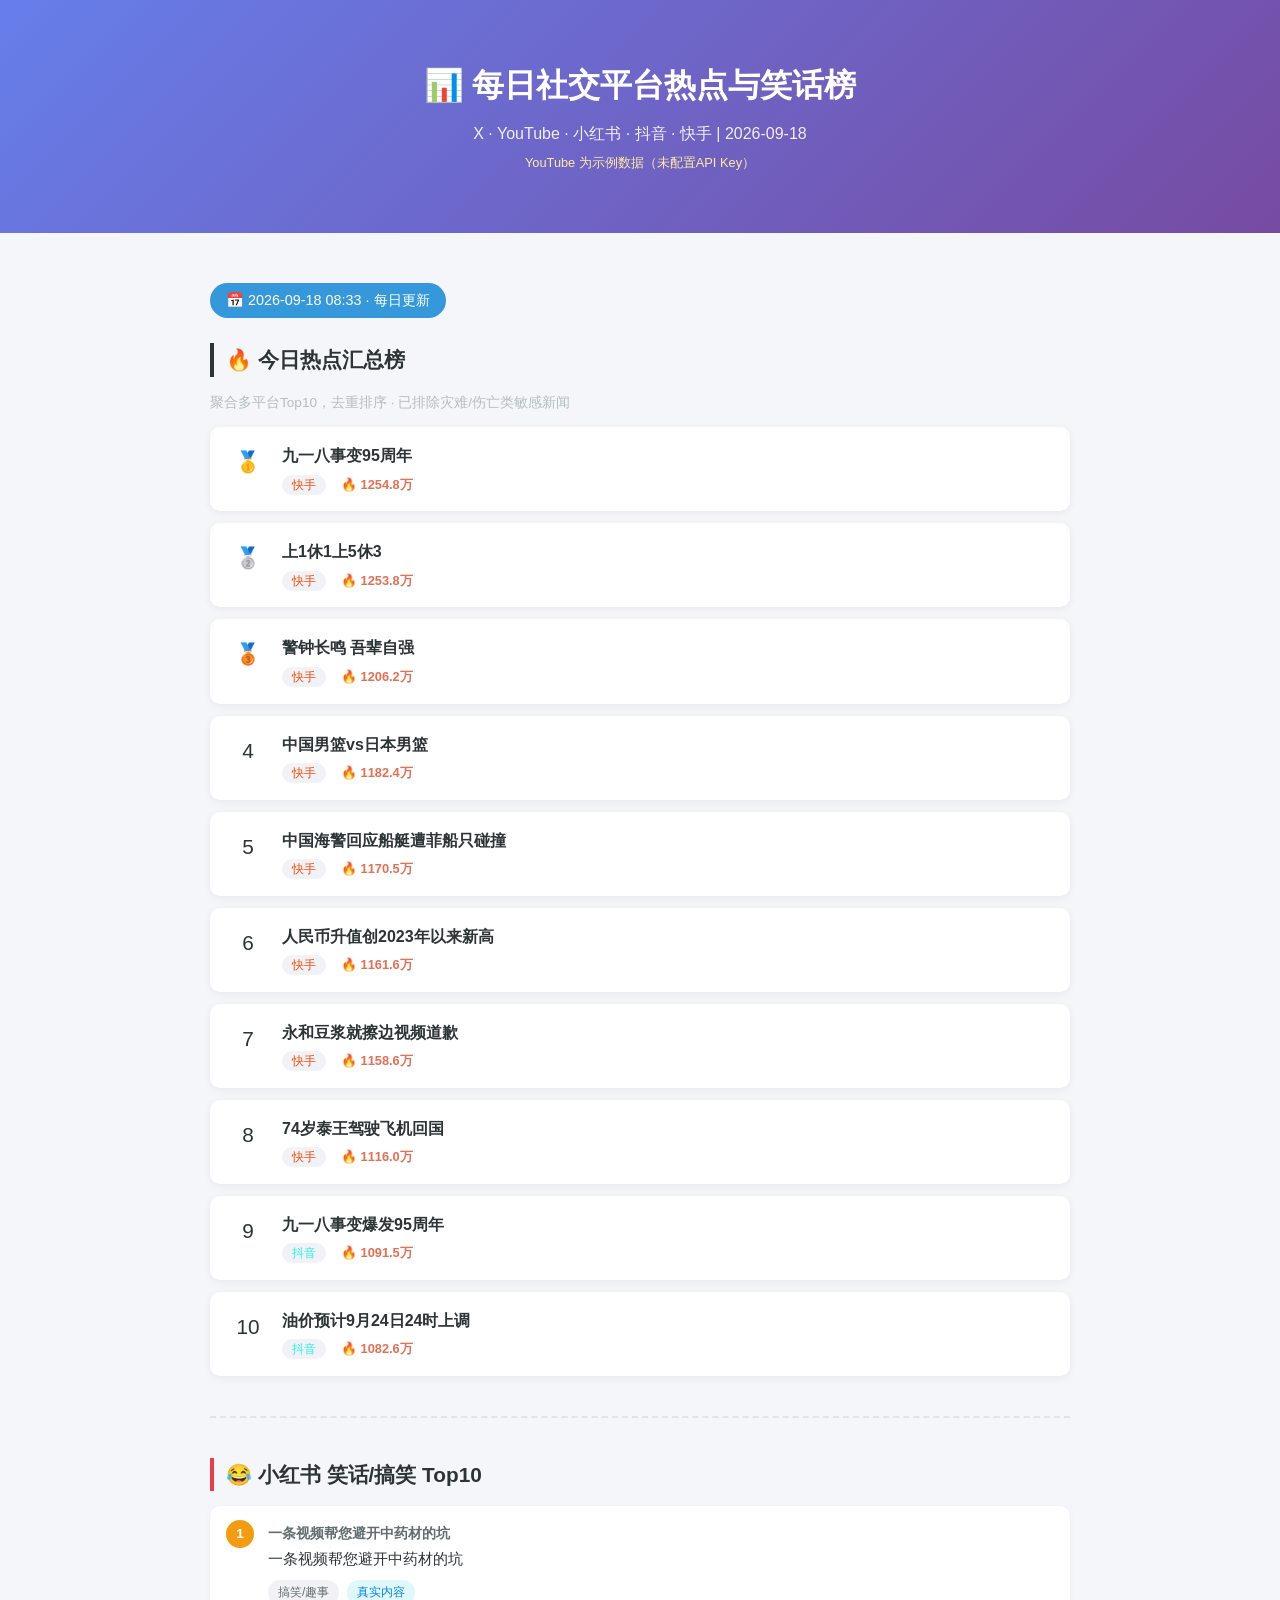
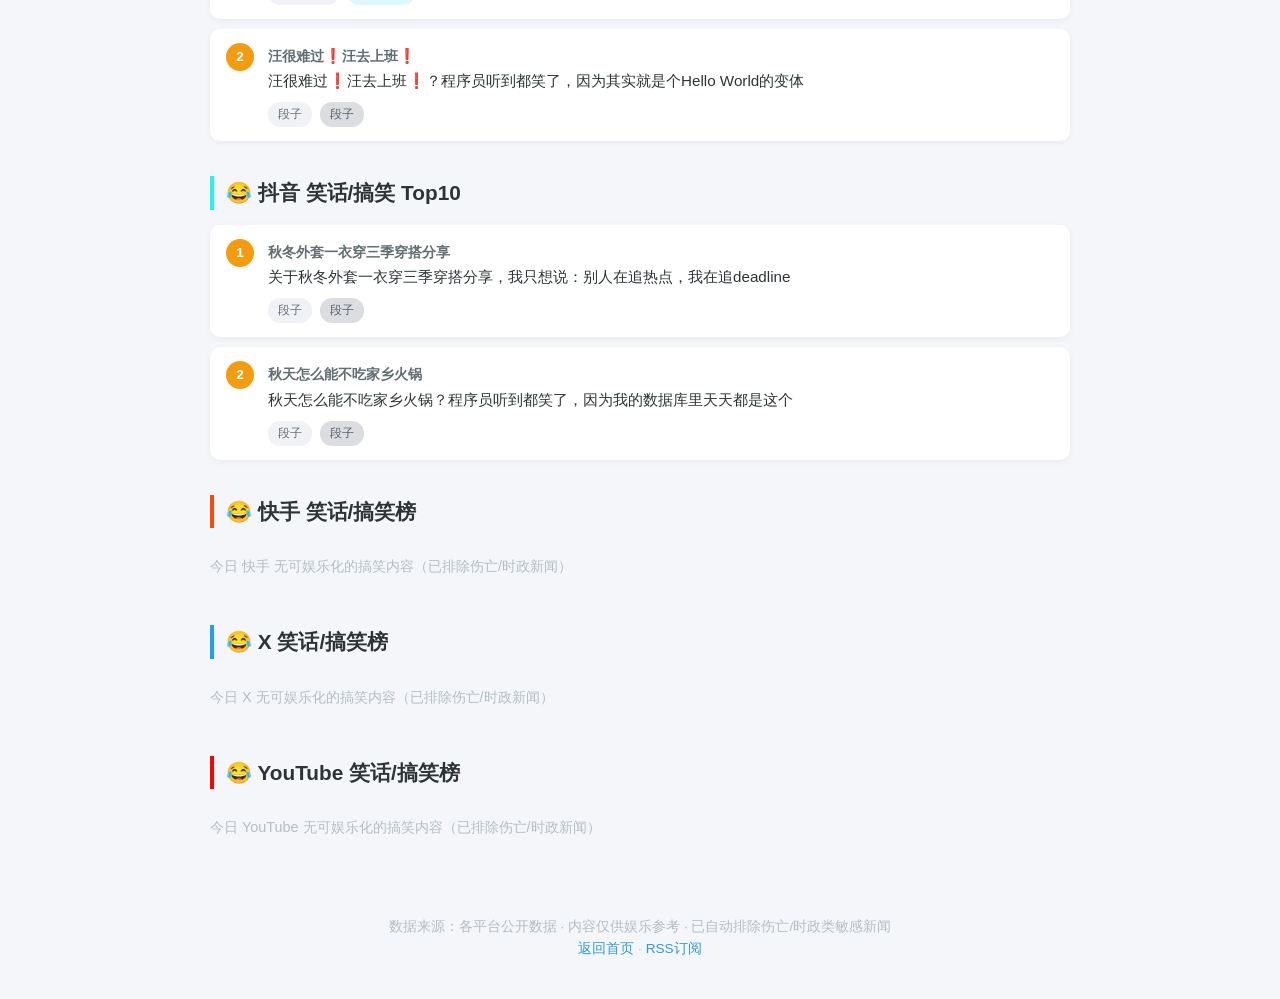
<file: site/Joke/2026-09-18/index.html>
<!DOCTYPE html>
<html lang="zh-CN">
<head>
    <meta charset="UTF-8">
    <meta name="viewport" content="width=device-width, initial-scale=1.0">
    <meta name="description" content="每日社交平台热点与笑话汇总">
    <title>每日热点与笑话榜 2026-09-18</title>
    <link rel="stylesheet" href="../../css/style.css">
</head>
<body>
    <header class="site-header">
        <div class="container">
            <h1>📊 每日社交平台热点与笑话榜</h1>
            <p class="subtitle">X · YouTube · 小红书 · 抖音 · 快手 | 2026-09-18</p>
            <p class="note">YouTube 为示例数据（未配置API Key）</p>
        </div>
    </header>

    <main class="container">
        <div class="date-badge">📅 2026-09-18 08:33 · 每日更新</div>

        <section class="platform-section">
    <h2 style="border-left: 4px solid #2d3436;">🔥 今日热点汇总榜</h2>
    <p class="section-sub">聚合多平台Top10，去重排序 · 已排除灾难/伤亡类敏感新闻</p>
    <div class="card-list">
        <div class="card">
            <div class="card-rank">🥇</div>
            <div class="card-body">
                <h3><a href="https://www.kuaishou.com/short-video/3xt6ee3kupt2pty" target="_blank">九一八事变95周年</a></h3>

                <div class="meta">                    <span><span class="tag" style="color:#ff4906">快手</span></span>                    <span class="heat">🔥 1254.8万</span>                                    </div>            </div>        </div>
        <div class="card">
            <div class="card-rank">🥈</div>
            <div class="card-body">
                <h3><a href="https://www.kuaishou.com/short-video/3xqktts99wgxj5u" target="_blank">上1休1上5休3</a></h3>

                <div class="meta">                    <span><span class="tag" style="color:#ff4906">快手</span></span>                    <span class="heat">🔥 1253.8万</span>                                    </div>            </div>        </div>
        <div class="card">
            <div class="card-rank">🥉</div>
            <div class="card-body">
                <h3><a href="https://www.kuaishou.com/short-video/3xnw6k7w3ghmzuu" target="_blank">警钟长鸣 吾辈自强</a></h3>

                <div class="meta">                    <span><span class="tag" style="color:#ff4906">快手</span></span>                    <span class="heat">🔥 1206.2万</span>                                    </div>            </div>        </div>
        <div class="card">
            <div class="card-rank">4</div>
            <div class="card-body">
                <h3><a href="https://www.kuaishou.com/short-video/3xk62rmh76mj4pw" target="_blank">中国男篮vs日本男篮</a></h3>

                <div class="meta">                    <span><span class="tag" style="color:#ff4906">快手</span></span>                    <span class="heat">🔥 1182.4万</span>                                    </div>            </div>        </div>
        <div class="card">
            <div class="card-rank">5</div>
            <div class="card-body">
                <h3><a href="https://www.kuaishou.com/short-video/3xgitfzaj9bkgva" target="_blank">中国海警回应船艇遭菲船只碰撞</a></h3>

                <div class="meta">                    <span><span class="tag" style="color:#ff4906">快手</span></span>                    <span class="heat">🔥 1170.5万</span>                                    </div>            </div>        </div>
        <div class="card">
            <div class="card-rank">6</div>
            <div class="card-body">
                <h3><a href="https://www.kuaishou.com/short-video/3xh2kqpa5i3rtkm" target="_blank">人民币升值创2023年以来新高</a></h3>

                <div class="meta">                    <span><span class="tag" style="color:#ff4906">快手</span></span>                    <span class="heat">🔥 1161.6万</span>                                    </div>            </div>        </div>
        <div class="card">
            <div class="card-rank">7</div>
            <div class="card-body">
                <h3><a href="https://www.kuaishou.com/short-video/3xtziqv3pjgqvk9" target="_blank">永和豆浆就擦边视频道歉</a></h3>

                <div class="meta">                    <span><span class="tag" style="color:#ff4906">快手</span></span>                    <span class="heat">🔥 1158.6万</span>                                    </div>            </div>        </div>
        <div class="card">
            <div class="card-rank">8</div>
            <div class="card-body">
                <h3><a href="https://www.kuaishou.com/short-video/3xfrpnxnds2hamk" target="_blank">74岁泰王驾驶飞机回国</a></h3>

                <div class="meta">                    <span><span class="tag" style="color:#ff4906">快手</span></span>                    <span class="heat">🔥 1116.0万</span>                                    </div>            </div>        </div>
        <div class="card">
            <div class="card-rank">9</div>
            <div class="card-body">
                <h3><a href="https://www.douyin.com/hot/2654578" target="_blank">九一八事变爆发95周年</a></h3>

                <div class="meta">                    <span><span class="tag" style="color:#25f4ee">抖音</span></span>                    <span class="heat">🔥 1091.5万</span>                                    </div>            </div>        </div>
        <div class="card">
            <div class="card-rank">10</div>
            <div class="card-body">
                <h3><a href="https://www.douyin.com/hot/2654775" target="_blank">油价预计9月24日24时上调</a></h3>

                <div class="meta">                    <span><span class="tag" style="color:#25f4ee">抖音</span></span>                    <span class="heat">🔥 1082.6万</span>                                    </div>            </div>        </div>
    </div></section>

        <div class="report-divider"></div>

        <section class="platform-section funny-section">
    <h2 style="border-left: 4px solid #e83e4c;">😂 小红书 笑话/搞笑 Top10</h2>
    <div class="joke-list">
        <div class="joke-card">
            <div class="joke-number">1</div>
            <div class="joke-content">
<div class="joke-title"><a href="https://www.xiaohongshu.com/explore/6a8136aa000000000502b977" target="_blank">一条视频帮您避开中药材的坑</a></div>
                <p class="joke-text">一条视频帮您避开中药材的坑</p>
                <div class="joke-tags">                    <span class="tag">搞笑/趣事</span>                    <span class="tag tag-real">真实内容</span>                </div>            </div>        </div>
        <div class="joke-card">
            <div class="joke-number">2</div>
            <div class="joke-content">
<div class="joke-title"><a href="https://www.xiaohongshu.com/explore/6a90e1c80000000028006606" target="_blank">汪很难过❗️汪去上班❗️</a></div>
                <p class="joke-text">汪很难过❗️汪去上班❗️？程序员听到都笑了，因为其实就是个Hello World的变体</p>
                <div class="joke-tags">                    <span class="tag">段子</span>                    <span class="tag tag-gen">段子</span>                </div>            </div>        </div>
    </div></section>
<section class="platform-section funny-section">
    <h2 style="border-left: 4px solid #25f4ee;">😂 抖音 笑话/搞笑 Top10</h2>
    <div class="joke-list">
        <div class="joke-card">
            <div class="joke-number">1</div>
            <div class="joke-content">
<div class="joke-title"><a href="https://www.douyin.com/hot/2653950" target="_blank">秋冬外套一衣穿三季穿搭分享</a></div>
                <p class="joke-text">关于秋冬外套一衣穿三季穿搭分享，我只想说：别人在追热点，我在追deadline</p>
                <div class="joke-tags">                    <span class="tag">段子</span>                    <span class="tag tag-gen">段子</span>                </div>            </div>        </div>
        <div class="joke-card">
            <div class="joke-number">2</div>
            <div class="joke-content">
<div class="joke-title"><a href="https://www.douyin.com/hot/2653846" target="_blank">秋天怎么能不吃家乡火锅</a></div>
                <p class="joke-text">秋天怎么能不吃家乡火锅？程序员听到都笑了，因为我的数据库里天天都是这个</p>
                <div class="joke-tags">                    <span class="tag">段子</span>                    <span class="tag tag-gen">段子</span>                </div>            </div>        </div>
    </div></section>
<section class="platform-section funny-section"><h2 style="border-left:4px solid #ff4906;">😂 快手 笑话/搞笑榜</h2><p class="empty-hint">今日 快手 无可娱乐化的搞笑内容（已排除伤亡/时政新闻）</p></section>
<section class="platform-section funny-section"><h2 style="border-left:4px solid #1da1f2;">😂 X 笑话/搞笑榜</h2><p class="empty-hint">今日 X 无可娱乐化的搞笑内容（已排除伤亡/时政新闻）</p></section>
<section class="platform-section funny-section"><h2 style="border-left:4px solid #ff0000;">😂 YouTube 笑话/搞笑榜</h2><p class="empty-hint">今日 YouTube 无可娱乐化的搞笑内容（已排除伤亡/时政新闻）</p></section>

        <footer class="site-footer">
            <p>数据来源：各平台公开数据 · 内容仅供娱乐参考 · 已自动排除伤亡/时政类敏感新闻</p>
            <p><a href="../../index.html">返回首页</a> · <a href="../../rss.xml">RSS订阅</a></p>
        </footer>
    </main>
</body>
</html>
</file>
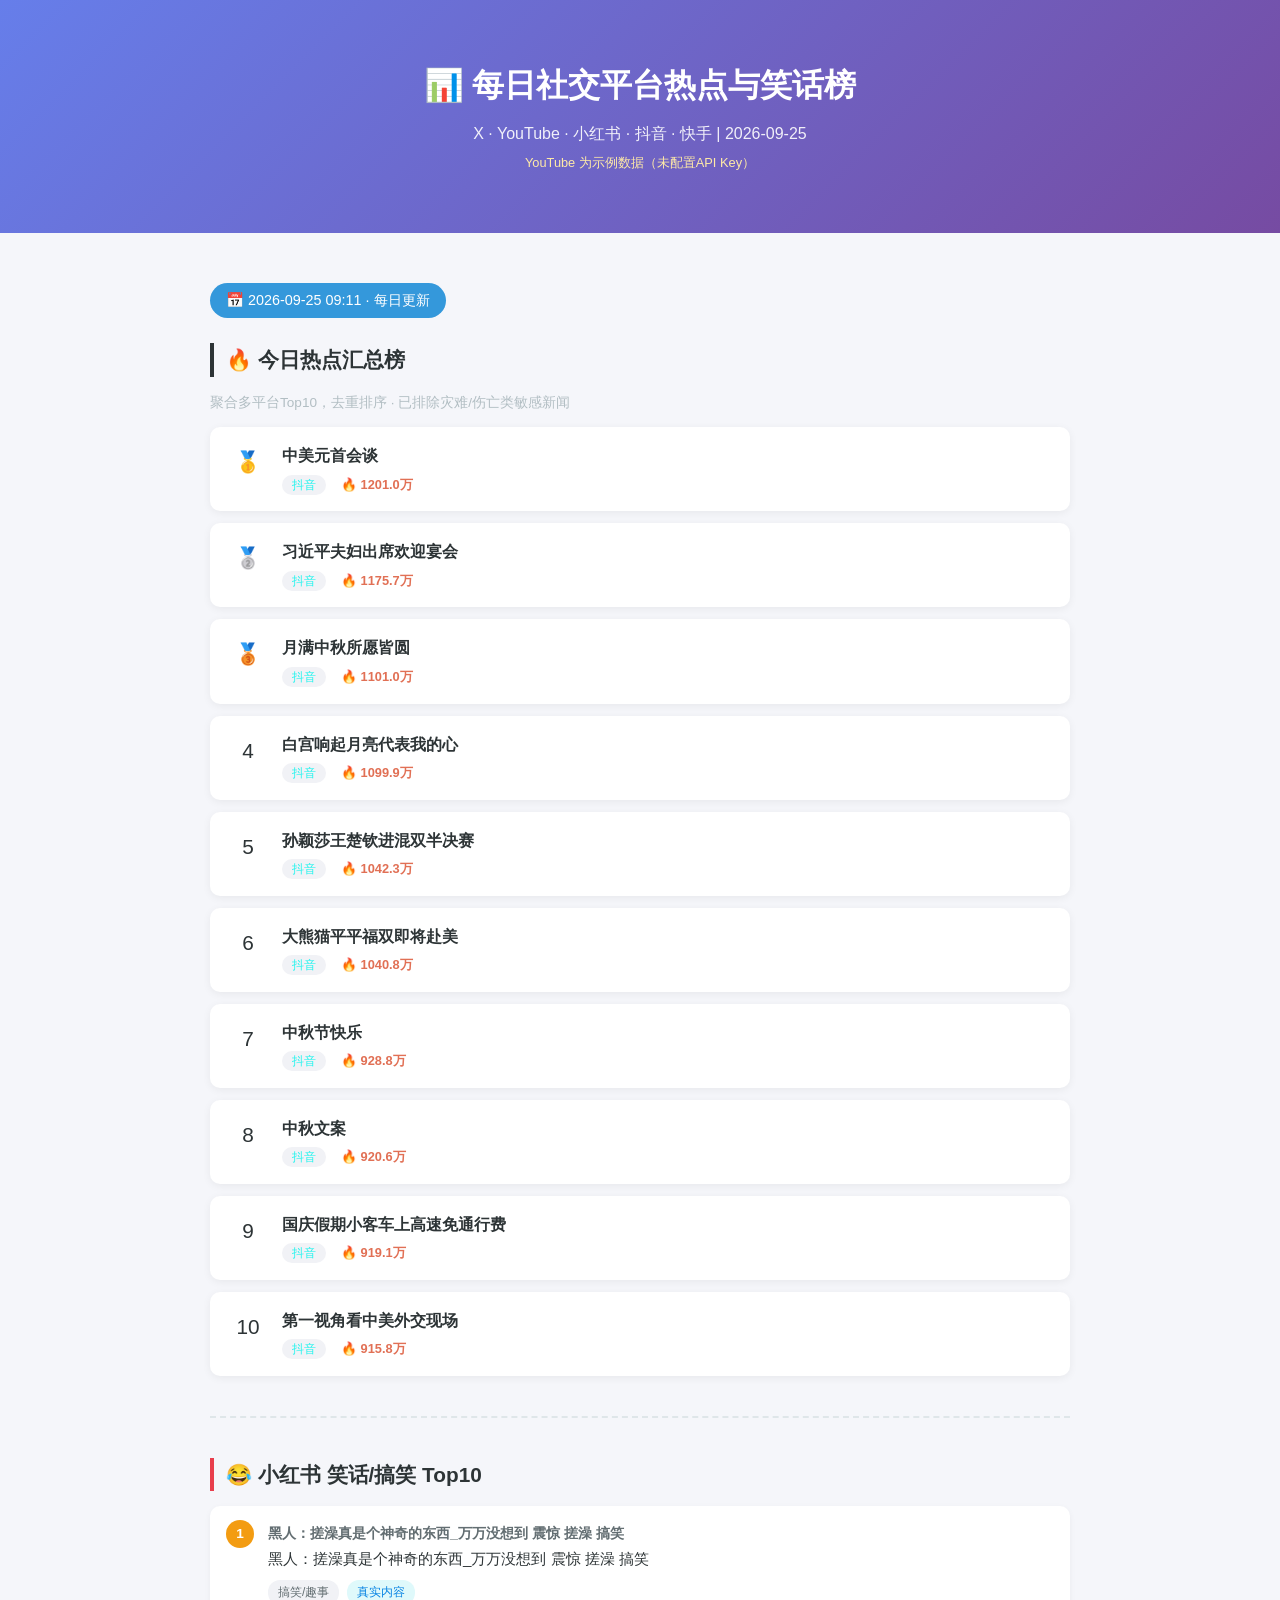
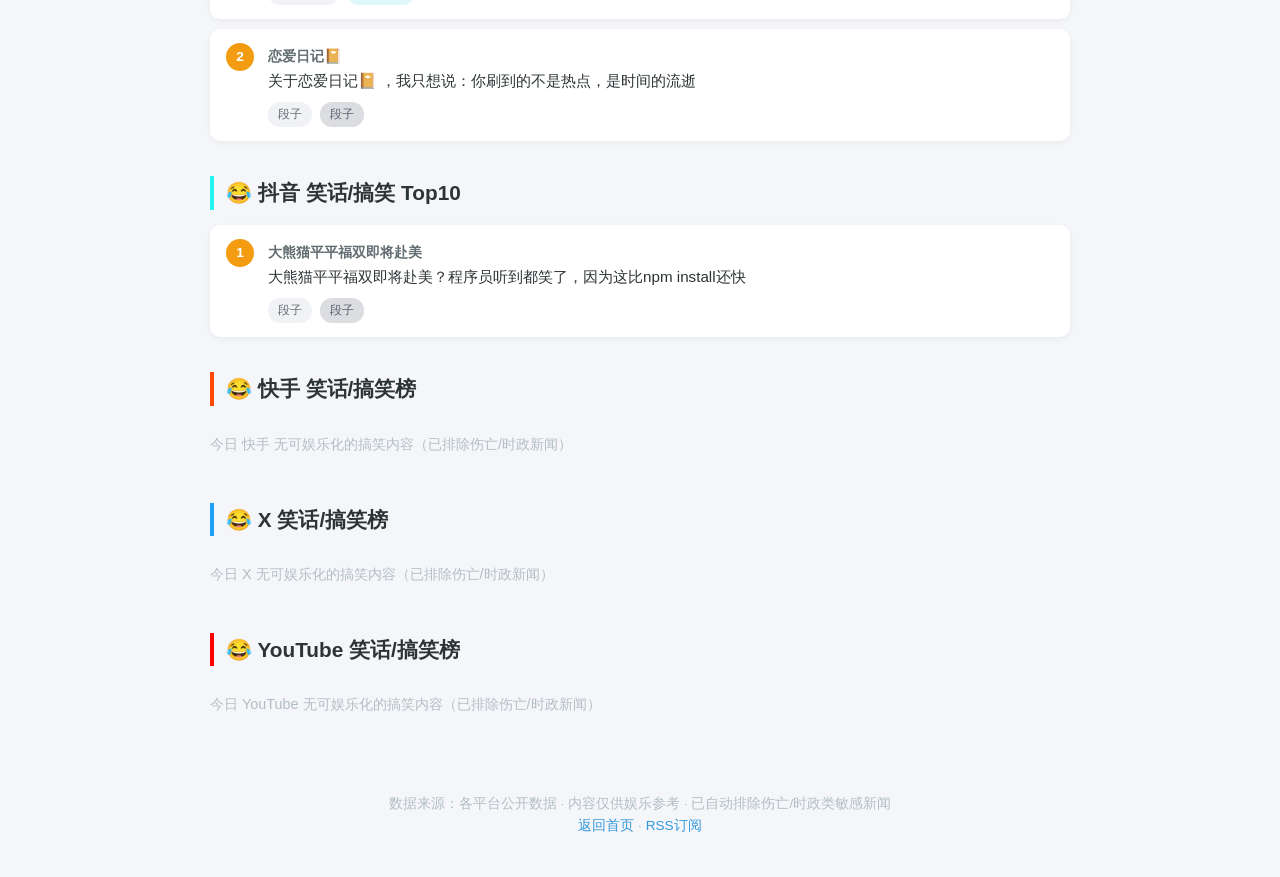
<file: site/Joke/2026-09-25/index.html>
<!DOCTYPE html>
<html lang="zh-CN">
<head>
    <meta charset="UTF-8">
    <meta name="viewport" content="width=device-width, initial-scale=1.0">
    <meta name="description" content="每日社交平台热点与笑话汇总">
    <title>每日热点与笑话榜 2026-09-25</title>
    <link rel="stylesheet" href="../../css/style.css">
</head>
<body>
    <header class="site-header">
        <div class="container">
            <h1>📊 每日社交平台热点与笑话榜</h1>
            <p class="subtitle">X · YouTube · 小红书 · 抖音 · 快手 | 2026-09-25</p>
            <p class="note">YouTube 为示例数据（未配置API Key）</p>
        </div>
    </header>

    <main class="container">
        <div class="date-badge">📅 2026-09-25 09:11 · 每日更新</div>

        <section class="platform-section">
    <h2 style="border-left: 4px solid #2d3436;">🔥 今日热点汇总榜</h2>
    <p class="section-sub">聚合多平台Top10，去重排序 · 已排除灾难/伤亡类敏感新闻</p>
    <div class="card-list">
        <div class="card">
            <div class="card-rank">🥇</div>
            <div class="card-body">
                <h3><a href="https://www.douyin.com/hot/2665423" target="_blank">中美元首会谈</a></h3>

                <div class="meta">                    <span><span class="tag" style="color:#25f4ee">抖音</span></span>                    <span class="heat">🔥 1201.0万</span>                                    </div>            </div>        </div>
        <div class="card">
            <div class="card-rank">🥈</div>
            <div class="card-body">
                <h3><a href="https://www.douyin.com/hot/2665462" target="_blank">习近平夫妇出席欢迎宴会</a></h3>

                <div class="meta">                    <span><span class="tag" style="color:#25f4ee">抖音</span></span>                    <span class="heat">🔥 1175.7万</span>                                    </div>            </div>        </div>
        <div class="card">
            <div class="card-rank">🥉</div>
            <div class="card-body">
                <h3><a href="https://www.douyin.com/hot/2666516" target="_blank">月满中秋所愿皆圆</a></h3>

                <div class="meta">                    <span><span class="tag" style="color:#25f4ee">抖音</span></span>                    <span class="heat">🔥 1101.0万</span>                                    </div>            </div>        </div>
        <div class="card">
            <div class="card-rank">4</div>
            <div class="card-body">
                <h3><a href="https://www.douyin.com/hot/2665723" target="_blank">白宫响起月亮代表我的心</a></h3>

                <div class="meta">                    <span><span class="tag" style="color:#25f4ee">抖音</span></span>                    <span class="heat">🔥 1099.9万</span>                                    </div>            </div>        </div>
        <div class="card">
            <div class="card-rank">5</div>
            <div class="card-body">
                <h3><a href="https://www.douyin.com/hot/2665683" target="_blank">孙颖莎王楚钦进混双半决赛</a></h3>

                <div class="meta">                    <span><span class="tag" style="color:#25f4ee">抖音</span></span>                    <span class="heat">🔥 1042.3万</span>                                    </div>            </div>        </div>
        <div class="card">
            <div class="card-rank">6</div>
            <div class="card-body">
                <h3><a href="https://www.douyin.com/hot/2665660" target="_blank">大熊猫平平福双即将赴美</a></h3>

                <div class="meta">                    <span><span class="tag" style="color:#25f4ee">抖音</span></span>                    <span class="heat">🔥 1040.8万</span>                                    </div>            </div>        </div>
        <div class="card">
            <div class="card-rank">7</div>
            <div class="card-body">
                <h3><a href="https://www.douyin.com/hot/2665591" target="_blank">中秋节快乐</a></h3>

                <div class="meta">                    <span><span class="tag" style="color:#25f4ee">抖音</span></span>                    <span class="heat">🔥 928.8万</span>                                    </div>            </div>        </div>
        <div class="card">
            <div class="card-rank">8</div>
            <div class="card-body">
                <h3><a href="https://www.douyin.com/hot/2665776" target="_blank">中秋文案</a></h3>

                <div class="meta">                    <span><span class="tag" style="color:#25f4ee">抖音</span></span>                    <span class="heat">🔥 920.6万</span>                                    </div>            </div>        </div>
        <div class="card">
            <div class="card-rank">9</div>
            <div class="card-body">
                <h3><a href="https://www.douyin.com/hot/2666521" target="_blank">国庆假期小客车上高速免通行费</a></h3>

                <div class="meta">                    <span><span class="tag" style="color:#25f4ee">抖音</span></span>                    <span class="heat">🔥 919.1万</span>                                    </div>            </div>        </div>
        <div class="card">
            <div class="card-rank">10</div>
            <div class="card-body">
                <h3><a href="https://www.douyin.com/hot/2665792" target="_blank">第一视角看中美外交现场</a></h3>

                <div class="meta">                    <span><span class="tag" style="color:#25f4ee">抖音</span></span>                    <span class="heat">🔥 915.8万</span>                                    </div>            </div>        </div>
    </div></section>

        <div class="report-divider"></div>

        <section class="platform-section funny-section">
    <h2 style="border-left: 4px solid #e83e4c;">😂 小红书 笑话/搞笑 Top10</h2>
    <div class="joke-list">
        <div class="joke-card">
            <div class="joke-number">1</div>
            <div class="joke-content">
<div class="joke-title"><a href="https://www.xiaohongshu.com/explore/6a90e04c000000000502b928" target="_blank">黑人：搓澡真是个神奇的东西_万万没想到 震惊 搓澡 搞笑</a></div>
                <p class="joke-text">黑人：搓澡真是个神奇的东西_万万没想到 震惊 搓澡 搞笑</p>
                <div class="joke-tags">                    <span class="tag">搞笑/趣事</span>                    <span class="tag tag-real">真实内容</span>                </div>            </div>        </div>
        <div class="joke-card">
            <div class="joke-number">2</div>
            <div class="joke-content">
<div class="joke-title"><a href="https://www.xiaohongshu.com/explore/6a7d3c2f000000002c000a35" target="_blank">恋爱日记📔 </a></div>
                <p class="joke-text">关于恋爱日记📔 ，我只想说：你刷到的不是热点，是时间的流逝</p>
                <div class="joke-tags">                    <span class="tag">段子</span>                    <span class="tag tag-gen">段子</span>                </div>            </div>        </div>
    </div></section>
<section class="platform-section funny-section">
    <h2 style="border-left: 4px solid #25f4ee;">😂 抖音 笑话/搞笑 Top10</h2>
    <div class="joke-list">
        <div class="joke-card">
            <div class="joke-number">1</div>
            <div class="joke-content">
<div class="joke-title"><a href="https://www.douyin.com/hot/2665660" target="_blank">大熊猫平平福双即将赴美</a></div>
                <p class="joke-text">大熊猫平平福双即将赴美？程序员听到都笑了，因为这比npm install还快</p>
                <div class="joke-tags">                    <span class="tag">段子</span>                    <span class="tag tag-gen">段子</span>                </div>            </div>        </div>
    </div></section>
<section class="platform-section funny-section"><h2 style="border-left:4px solid #ff4906;">😂 快手 笑话/搞笑榜</h2><p class="empty-hint">今日 快手 无可娱乐化的搞笑内容（已排除伤亡/时政新闻）</p></section>
<section class="platform-section funny-section"><h2 style="border-left:4px solid #1da1f2;">😂 X 笑话/搞笑榜</h2><p class="empty-hint">今日 X 无可娱乐化的搞笑内容（已排除伤亡/时政新闻）</p></section>
<section class="platform-section funny-section"><h2 style="border-left:4px solid #ff0000;">😂 YouTube 笑话/搞笑榜</h2><p class="empty-hint">今日 YouTube 无可娱乐化的搞笑内容（已排除伤亡/时政新闻）</p></section>

        <footer class="site-footer">
            <p>数据来源：各平台公开数据 · 内容仅供娱乐参考 · 已自动排除伤亡/时政类敏感新闻</p>
            <p><a href="../../index.html">返回首页</a> · <a href="../../rss.xml">RSS订阅</a></p>
        </footer>
    </main>
</body>
</html>
</file>
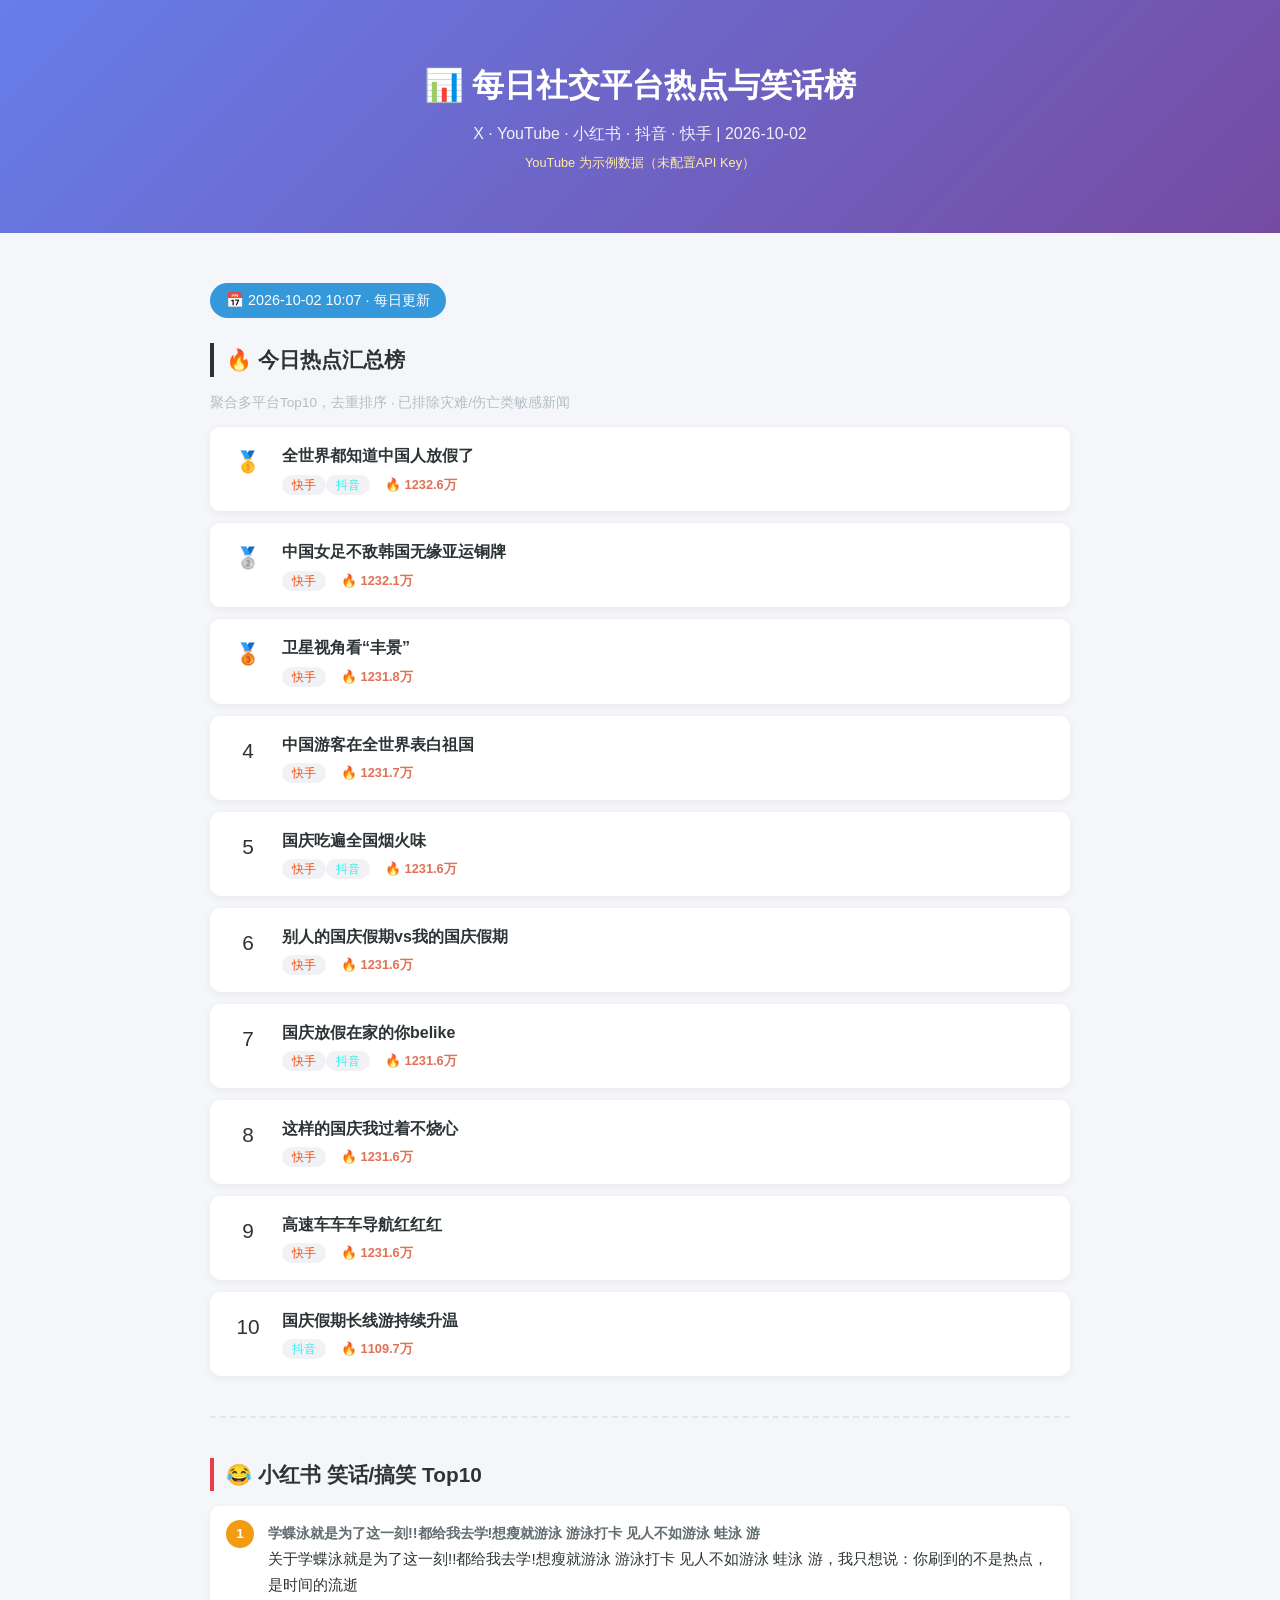
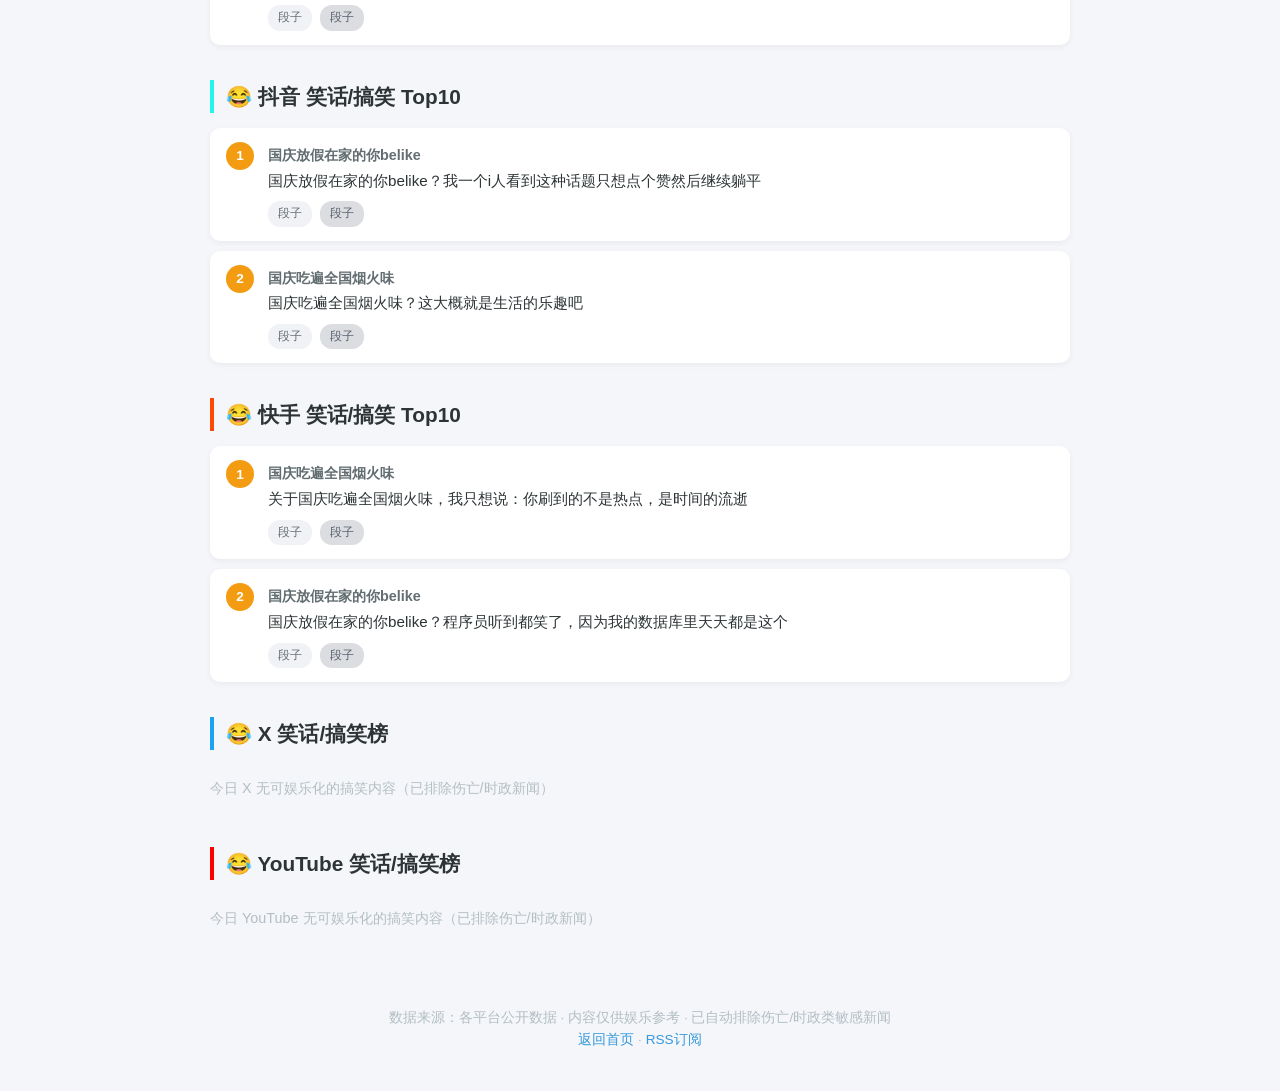
<file: site/Joke/2026-10-02/index.html>
<!DOCTYPE html>
<html lang="zh-CN">
<head>
    <meta charset="UTF-8">
    <meta name="viewport" content="width=device-width, initial-scale=1.0">
    <meta name="description" content="每日社交平台热点与笑话汇总">
    <title>每日热点与笑话榜 2026-10-02</title>
    <link rel="stylesheet" href="../../css/style.css">
</head>
<body>
    <header class="site-header">
        <div class="container">
            <h1>📊 每日社交平台热点与笑话榜</h1>
            <p class="subtitle">X · YouTube · 小红书 · 抖音 · 快手 | 2026-10-02</p>
            <p class="note">YouTube 为示例数据（未配置API Key）</p>
        </div>
    </header>

    <main class="container">
        <div class="date-badge">📅 2026-10-02 10:07 · 每日更新</div>

        <section class="platform-section">
    <h2 style="border-left: 4px solid #2d3436;">🔥 今日热点汇总榜</h2>
    <p class="section-sub">聚合多平台Top10，去重排序 · 已排除灾难/伤亡类敏感新闻</p>
    <div class="card-list">
        <div class="card">
            <div class="card-rank">🥇</div>
            <div class="card-body">
                <h3><a href="https://www.kuaishou.com/short-video/3xki3gzcnb4u9rq" target="_blank">全世界都知道中国人放假了</a></h3>

                <div class="meta">                    <span><span class="tag" style="color:#ff4906">快手</span><span class="tag" style="color:#25f4ee">抖音</span></span>                    <span class="heat">🔥 1232.6万</span>                                    </div>            </div>        </div>
        <div class="card">
            <div class="card-rank">🥈</div>
            <div class="card-body">
                <h3><a href="https://www.kuaishou.com/short-video/3xmvben4whiutca" target="_blank">中国女足不敌韩国无缘亚运铜牌</a></h3>

                <div class="meta">                    <span><span class="tag" style="color:#ff4906">快手</span></span>                    <span class="heat">🔥 1232.1万</span>                                    </div>            </div>        </div>
        <div class="card">
            <div class="card-rank">🥉</div>
            <div class="card-body">
                <h3><a href="https://www.kuaishou.com/short-video/3xm84nrv7gxj4mi" target="_blank">卫星视角看“丰景”</a></h3>

                <div class="meta">                    <span><span class="tag" style="color:#ff4906">快手</span></span>                    <span class="heat">🔥 1231.8万</span>                                    </div>            </div>        </div>
        <div class="card">
            <div class="card-rank">4</div>
            <div class="card-body">
                <h3><a href="https://www.kuaishou.com/short-video/3x4nkqqxcu6jcmm" target="_blank">中国游客在全世界表白祖国</a></h3>

                <div class="meta">                    <span><span class="tag" style="color:#ff4906">快手</span></span>                    <span class="heat">🔥 1231.7万</span>                                    </div>            </div>        </div>
        <div class="card">
            <div class="card-rank">5</div>
            <div class="card-body">
                <h3><a href="https://www.kuaishou.com/short-video/3xq42uqm8hypnn4" target="_blank">国庆吃遍全国烟火味</a></h3>

                <div class="meta">                    <span><span class="tag" style="color:#ff4906">快手</span><span class="tag" style="color:#25f4ee">抖音</span></span>                    <span class="heat">🔥 1231.6万</span>                                    </div>            </div>        </div>
        <div class="card">
            <div class="card-rank">6</div>
            <div class="card-body">
                <h3><a href="https://www.kuaishou.com/short-video/3xth79auzvjr5w9" target="_blank">别人的国庆假期vs我的国庆假期</a></h3>

                <div class="meta">                    <span><span class="tag" style="color:#ff4906">快手</span></span>                    <span class="heat">🔥 1231.6万</span>                                    </div>            </div>        </div>
        <div class="card">
            <div class="card-rank">7</div>
            <div class="card-body">
                <h3><a href="https://www.kuaishou.com/short-video/3xb3arttvnsjyfe" target="_blank">国庆放假在家的你belike</a></h3>

                <div class="meta">                    <span><span class="tag" style="color:#ff4906">快手</span><span class="tag" style="color:#25f4ee">抖音</span></span>                    <span class="heat">🔥 1231.6万</span>                                    </div>            </div>        </div>
        <div class="card">
            <div class="card-rank">8</div>
            <div class="card-body">
                <h3><a href="https://www.kuaishou.com/short-video/3xx959d5fgb6jy6" target="_blank">这样的国庆我过着不烧心</a></h3>

                <div class="meta">                    <span><span class="tag" style="color:#ff4906">快手</span></span>                    <span class="heat">🔥 1231.6万</span>                                    </div>            </div>        </div>
        <div class="card">
            <div class="card-rank">9</div>
            <div class="card-body">
                <h3><a href="https://www.kuaishou.com/short-video/3xeie6w6gxg3ppu" target="_blank">高速车车车导航红红红</a></h3>

                <div class="meta">                    <span><span class="tag" style="color:#ff4906">快手</span></span>                    <span class="heat">🔥 1231.6万</span>                                    </div>            </div>        </div>
        <div class="card">
            <div class="card-rank">10</div>
            <div class="card-body">
                <h3><a href="https://www.douyin.com/hot/2677134" target="_blank">国庆假期长线游持续升温</a></h3>

                <div class="meta">                    <span><span class="tag" style="color:#25f4ee">抖音</span></span>                    <span class="heat">🔥 1109.7万</span>                                    </div>            </div>        </div>
    </div></section>

        <div class="report-divider"></div>

        <section class="platform-section funny-section">
    <h2 style="border-left: 4px solid #e83e4c;">😂 小红书 笑话/搞笑 Top10</h2>
    <div class="joke-list">
        <div class="joke-card">
            <div class="joke-number">1</div>
            <div class="joke-content">
<div class="joke-title"><a href="https://www.xiaohongshu.com/explore/6a9df63f000000002802dfcd" target="_blank">学蝶泳就是为了这一刻!!都给我去学!想瘦就游泳 游泳打卡 见人不如游泳 蛙泳 游</a></div>
                <p class="joke-text">关于学蝶泳就是为了这一刻!!都给我去学!想瘦就游泳 游泳打卡 见人不如游泳 蛙泳 游，我只想说：你刷到的不是热点，是时间的流逝</p>
                <div class="joke-tags">                    <span class="tag">段子</span>                    <span class="tag tag-gen">段子</span>                </div>            </div>        </div>
    </div></section>
<section class="platform-section funny-section">
    <h2 style="border-left: 4px solid #25f4ee;">😂 抖音 笑话/搞笑 Top10</h2>
    <div class="joke-list">
        <div class="joke-card">
            <div class="joke-number">1</div>
            <div class="joke-content">
<div class="joke-title"><a href="https://www.douyin.com/hot/2677006" target="_blank">国庆放假在家的你belike</a></div>
                <p class="joke-text">国庆放假在家的你belike？我一个i人看到这种话题只想点个赞然后继续躺平</p>
                <div class="joke-tags">                    <span class="tag">段子</span>                    <span class="tag tag-gen">段子</span>                </div>            </div>        </div>
        <div class="joke-card">
            <div class="joke-number">2</div>
            <div class="joke-content">
<div class="joke-title"><a href="https://www.douyin.com/hot/2676268" target="_blank">国庆吃遍全国烟火味</a></div>
                <p class="joke-text">国庆吃遍全国烟火味？这大概就是生活的乐趣吧</p>
                <div class="joke-tags">                    <span class="tag">段子</span>                    <span class="tag tag-gen">段子</span>                </div>            </div>        </div>
    </div></section>
<section class="platform-section funny-section">
    <h2 style="border-left: 4px solid #ff4906;">😂 快手 笑话/搞笑 Top10</h2>
    <div class="joke-list">
        <div class="joke-card">
            <div class="joke-number">1</div>
            <div class="joke-content">
<div class="joke-title"><a href="https://www.kuaishou.com/short-video/3xq42uqm8hypnn4" target="_blank">国庆吃遍全国烟火味</a></div>
                <p class="joke-text">关于国庆吃遍全国烟火味，我只想说：你刷到的不是热点，是时间的流逝</p>
                <div class="joke-tags">                    <span class="tag">段子</span>                    <span class="tag tag-gen">段子</span>                </div>            </div>        </div>
        <div class="joke-card">
            <div class="joke-number">2</div>
            <div class="joke-content">
<div class="joke-title"><a href="https://www.kuaishou.com/short-video/3xb3arttvnsjyfe" target="_blank">国庆放假在家的你belike</a></div>
                <p class="joke-text">国庆放假在家的你belike？程序员听到都笑了，因为我的数据库里天天都是这个</p>
                <div class="joke-tags">                    <span class="tag">段子</span>                    <span class="tag tag-gen">段子</span>                </div>            </div>        </div>
    </div></section>
<section class="platform-section funny-section"><h2 style="border-left:4px solid #1da1f2;">😂 X 笑话/搞笑榜</h2><p class="empty-hint">今日 X 无可娱乐化的搞笑内容（已排除伤亡/时政新闻）</p></section>
<section class="platform-section funny-section"><h2 style="border-left:4px solid #ff0000;">😂 YouTube 笑话/搞笑榜</h2><p class="empty-hint">今日 YouTube 无可娱乐化的搞笑内容（已排除伤亡/时政新闻）</p></section>

        <footer class="site-footer">
            <p>数据来源：各平台公开数据 · 内容仅供娱乐参考 · 已自动排除伤亡/时政类敏感新闻</p>
            <p><a href="../../index.html">返回首页</a> · <a href="../../rss.xml">RSS订阅</a></p>
        </footer>
    </main>
</body>
</html>
</file>
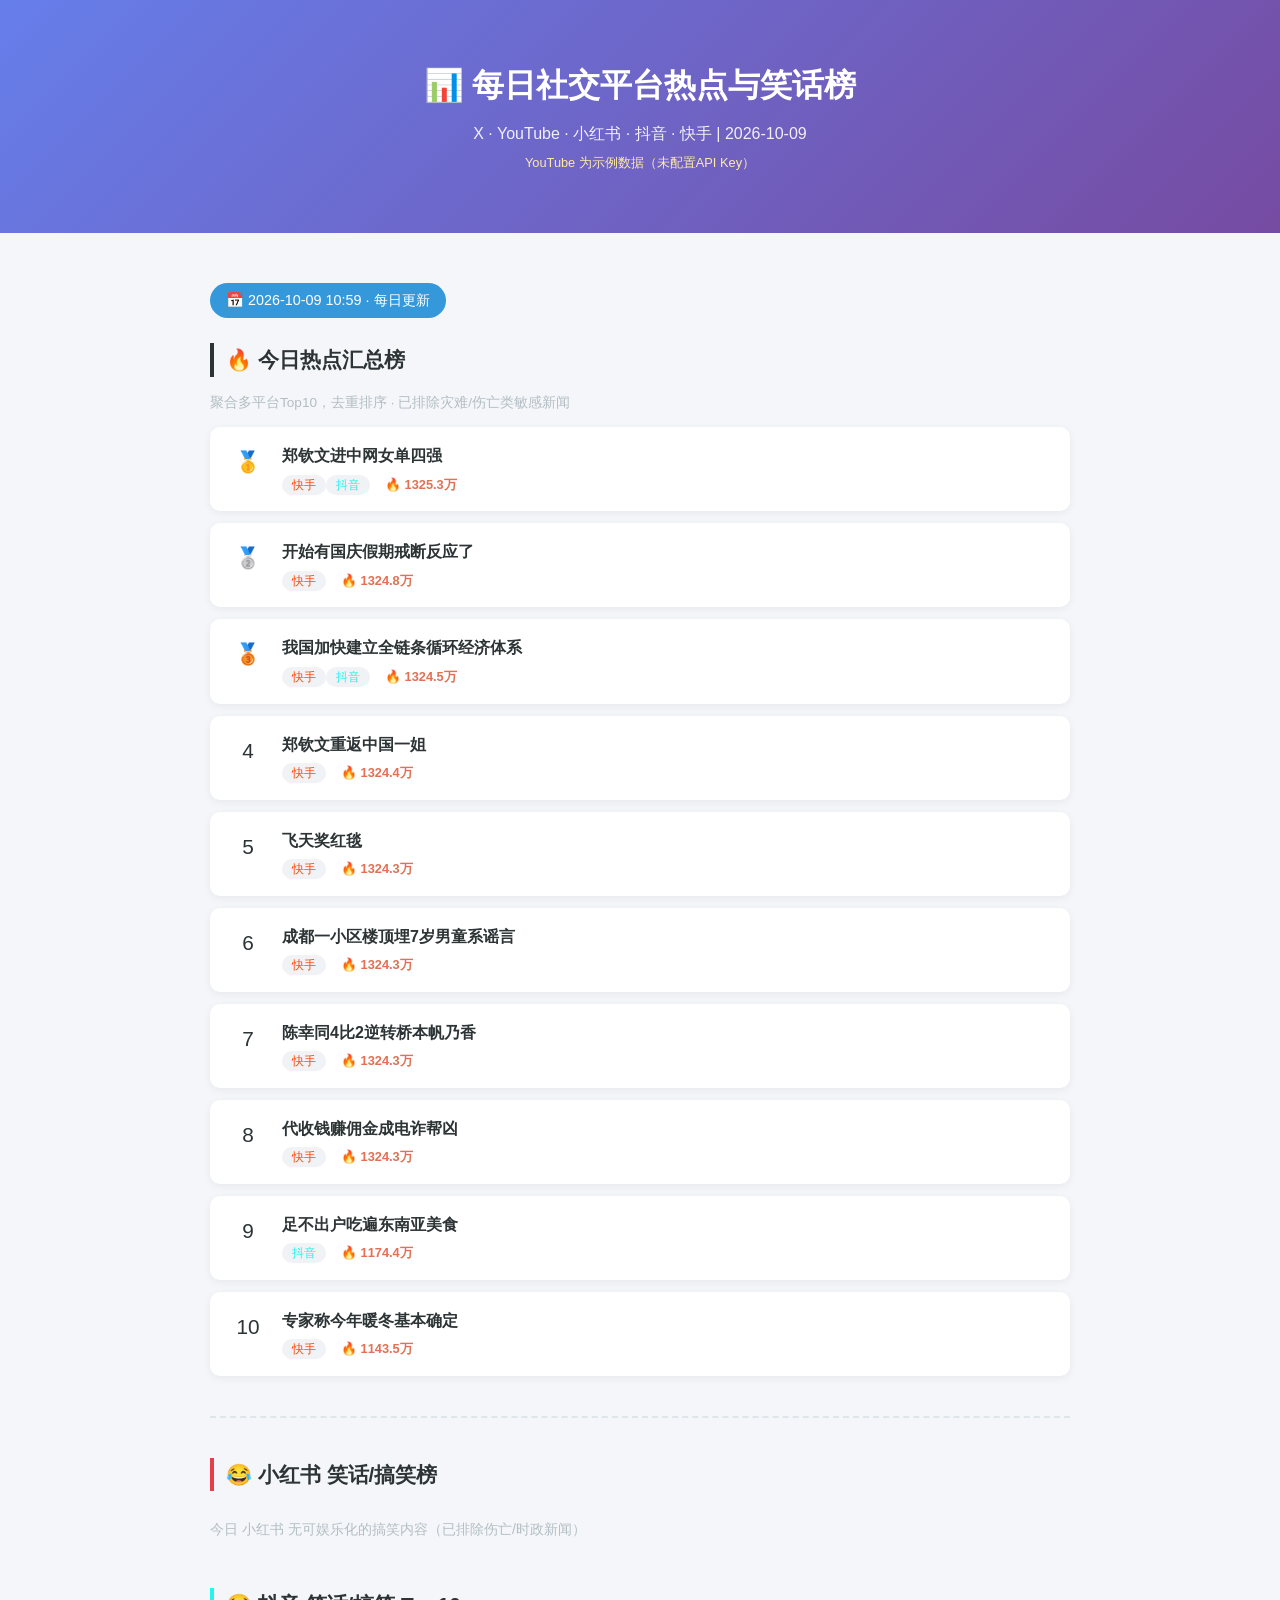
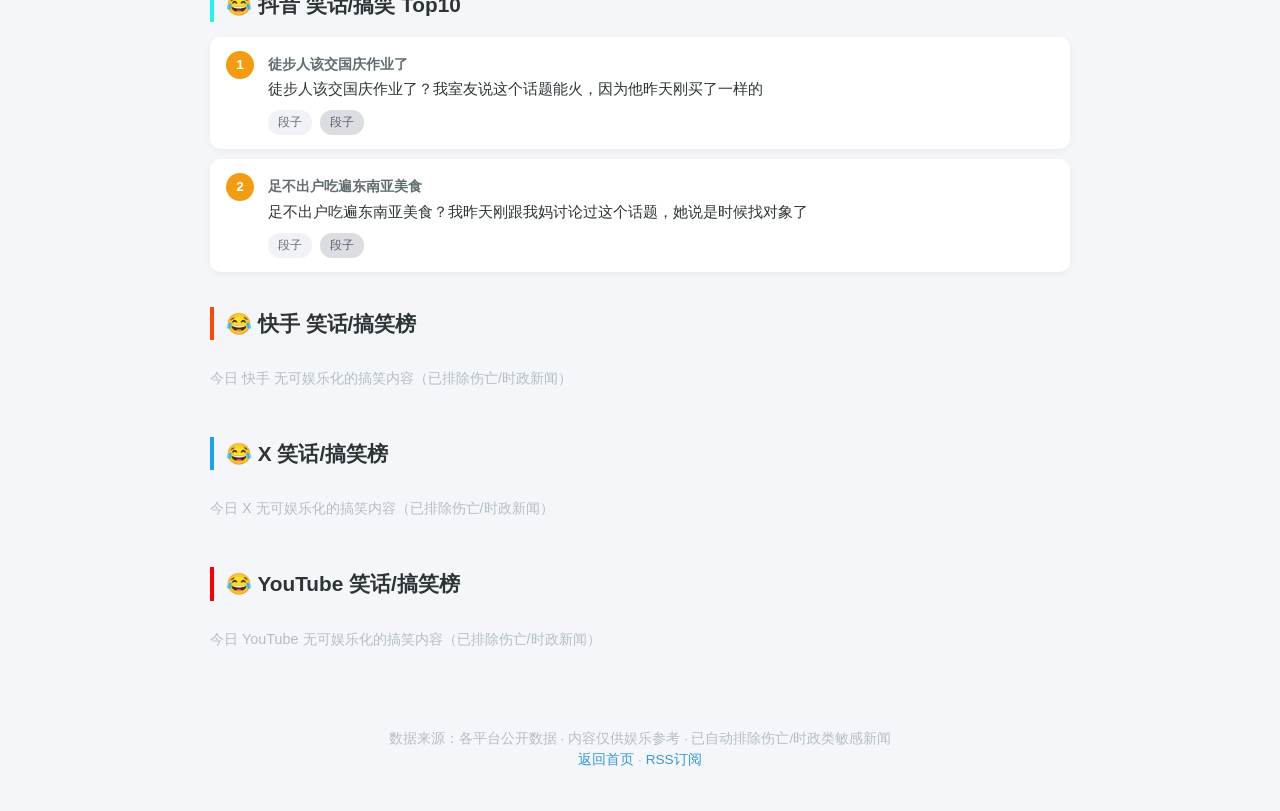
<file: site/Joke/2026-10-09/index.html>
<!DOCTYPE html>
<html lang="zh-CN">
<head>
    <meta charset="UTF-8">
    <meta name="viewport" content="width=device-width, initial-scale=1.0">
    <meta name="description" content="每日社交平台热点与笑话汇总">
    <title>每日热点与笑话榜 2026-10-09</title>
    <link rel="stylesheet" href="../../css/style.css">
</head>
<body>
    <header class="site-header">
        <div class="container">
            <h1>📊 每日社交平台热点与笑话榜</h1>
            <p class="subtitle">X · YouTube · 小红书 · 抖音 · 快手 | 2026-10-09</p>
            <p class="note">YouTube 为示例数据（未配置API Key）</p>
        </div>
    </header>

    <main class="container">
        <div class="date-badge">📅 2026-10-09 10:59 · 每日更新</div>

        <section class="platform-section">
    <h2 style="border-left: 4px solid #2d3436;">🔥 今日热点汇总榜</h2>
    <p class="section-sub">聚合多平台Top10，去重排序 · 已排除灾难/伤亡类敏感新闻</p>
    <div class="card-list">
        <div class="card">
            <div class="card-rank">🥇</div>
            <div class="card-body">
                <h3><a href="https://www.kuaishou.com/short-video/3x37ueuqwexf72m" target="_blank">郑钦文进中网女单四强</a></h3>

                <div class="meta">                    <span><span class="tag" style="color:#ff4906">快手</span><span class="tag" style="color:#25f4ee">抖音</span></span>                    <span class="heat">🔥 1325.3万</span>                                    </div>            </div>        </div>
        <div class="card">
            <div class="card-rank">🥈</div>
            <div class="card-body">
                <h3><a href="https://www.kuaishou.com/short-video/3x6mm7jfjszjgww" target="_blank">开始有国庆假期戒断反应了</a></h3>

                <div class="meta">                    <span><span class="tag" style="color:#ff4906">快手</span></span>                    <span class="heat">🔥 1324.8万</span>                                    </div>            </div>        </div>
        <div class="card">
            <div class="card-rank">🥉</div>
            <div class="card-body">
                <h3><a href="https://www.kuaishou.com/short-video/3xwvkt5bauj5kzm" target="_blank">我国加快建立全链条循环经济体系</a></h3>

                <div class="meta">                    <span><span class="tag" style="color:#ff4906">快手</span><span class="tag" style="color:#25f4ee">抖音</span></span>                    <span class="heat">🔥 1324.5万</span>                                    </div>            </div>        </div>
        <div class="card">
            <div class="card-rank">4</div>
            <div class="card-body">
                <h3><a href="https://www.kuaishou.com/short-video/3xxp7wvgb6k6ips" target="_blank">郑钦文重返中国一姐</a></h3>

                <div class="meta">                    <span><span class="tag" style="color:#ff4906">快手</span></span>                    <span class="heat">🔥 1324.4万</span>                                    </div>            </div>        </div>
        <div class="card">
            <div class="card-rank">5</div>
            <div class="card-body">
                <h3><a href="https://www.kuaishou.com/short-video/3xzjxwt4he2fqu2" target="_blank">飞天奖红毯</a></h3>

                <div class="meta">                    <span><span class="tag" style="color:#ff4906">快手</span></span>                    <span class="heat">🔥 1324.3万</span>                                    </div>            </div>        </div>
        <div class="card">
            <div class="card-rank">6</div>
            <div class="card-body">
                <h3><a href="https://www.kuaishou.com/short-video/3xt7ptizrr9egkw" target="_blank">成都一小区楼顶埋7岁男童系谣言</a></h3>

                <div class="meta">                    <span><span class="tag" style="color:#ff4906">快手</span></span>                    <span class="heat">🔥 1324.3万</span>                                    </div>            </div>        </div>
        <div class="card">
            <div class="card-rank">7</div>
            <div class="card-body">
                <h3><a href="https://www.kuaishou.com/short-video/3x7dfuwp7ncgy4c" target="_blank">陈幸同4比2逆转桥本帆乃香</a></h3>

                <div class="meta">                    <span><span class="tag" style="color:#ff4906">快手</span></span>                    <span class="heat">🔥 1324.3万</span>                                    </div>            </div>        </div>
        <div class="card">
            <div class="card-rank">8</div>
            <div class="card-body">
                <h3><a href="https://www.kuaishou.com/short-video/3xtbgnfmdedu2tk" target="_blank">代收钱赚佣金成电诈帮凶</a></h3>

                <div class="meta">                    <span><span class="tag" style="color:#ff4906">快手</span></span>                    <span class="heat">🔥 1324.3万</span>                                    </div>            </div>        </div>
        <div class="card">
            <div class="card-rank">9</div>
            <div class="card-body">
                <h3><a href="https://www.douyin.com/hot/2685398" target="_blank">足不出户吃遍东南亚美食</a></h3>

                <div class="meta">                    <span><span class="tag" style="color:#25f4ee">抖音</span></span>                    <span class="heat">🔥 1174.4万</span>                                    </div>            </div>        </div>
        <div class="card">
            <div class="card-rank">10</div>
            <div class="card-body">
                <h3><a href="https://www.kuaishou.com/short-video/3x5yygtsx82hypc" target="_blank">专家称今年暖冬基本确定</a></h3>

                <div class="meta">                    <span><span class="tag" style="color:#ff4906">快手</span></span>                    <span class="heat">🔥 1143.5万</span>                                    </div>            </div>        </div>
    </div></section>

        <div class="report-divider"></div>

        <section class="platform-section funny-section"><h2 style="border-left:4px solid #e83e4c;">😂 小红书 笑话/搞笑榜</h2><p class="empty-hint">今日 小红书 无可娱乐化的搞笑内容（已排除伤亡/时政新闻）</p></section>
<section class="platform-section funny-section">
    <h2 style="border-left: 4px solid #25f4ee;">😂 抖音 笑话/搞笑 Top10</h2>
    <div class="joke-list">
        <div class="joke-card">
            <div class="joke-number">1</div>
            <div class="joke-content">
<div class="joke-title"><a href="https://www.douyin.com/hot/2684779" target="_blank">徒步人该交国庆作业了</a></div>
                <p class="joke-text">徒步人该交国庆作业了？我室友说这个话题能火，因为他昨天刚买了一样的</p>
                <div class="joke-tags">                    <span class="tag">段子</span>                    <span class="tag tag-gen">段子</span>                </div>            </div>        </div>
        <div class="joke-card">
            <div class="joke-number">2</div>
            <div class="joke-content">
<div class="joke-title"><a href="https://www.douyin.com/hot/2685398" target="_blank">足不出户吃遍东南亚美食</a></div>
                <p class="joke-text">足不出户吃遍东南亚美食？我昨天刚跟我妈讨论过这个话题，她说是时候找对象了</p>
                <div class="joke-tags">                    <span class="tag">段子</span>                    <span class="tag tag-gen">段子</span>                </div>            </div>        </div>
    </div></section>
<section class="platform-section funny-section"><h2 style="border-left:4px solid #ff4906;">😂 快手 笑话/搞笑榜</h2><p class="empty-hint">今日 快手 无可娱乐化的搞笑内容（已排除伤亡/时政新闻）</p></section>
<section class="platform-section funny-section"><h2 style="border-left:4px solid #1da1f2;">😂 X 笑话/搞笑榜</h2><p class="empty-hint">今日 X 无可娱乐化的搞笑内容（已排除伤亡/时政新闻）</p></section>
<section class="platform-section funny-section"><h2 style="border-left:4px solid #ff0000;">😂 YouTube 笑话/搞笑榜</h2><p class="empty-hint">今日 YouTube 无可娱乐化的搞笑内容（已排除伤亡/时政新闻）</p></section>

        <footer class="site-footer">
            <p>数据来源：各平台公开数据 · 内容仅供娱乐参考 · 已自动排除伤亡/时政类敏感新闻</p>
            <p><a href="../../index.html">返回首页</a> · <a href="../../rss.xml">RSS订阅</a></p>
        </footer>
    </main>
</body>
</html>
</file>
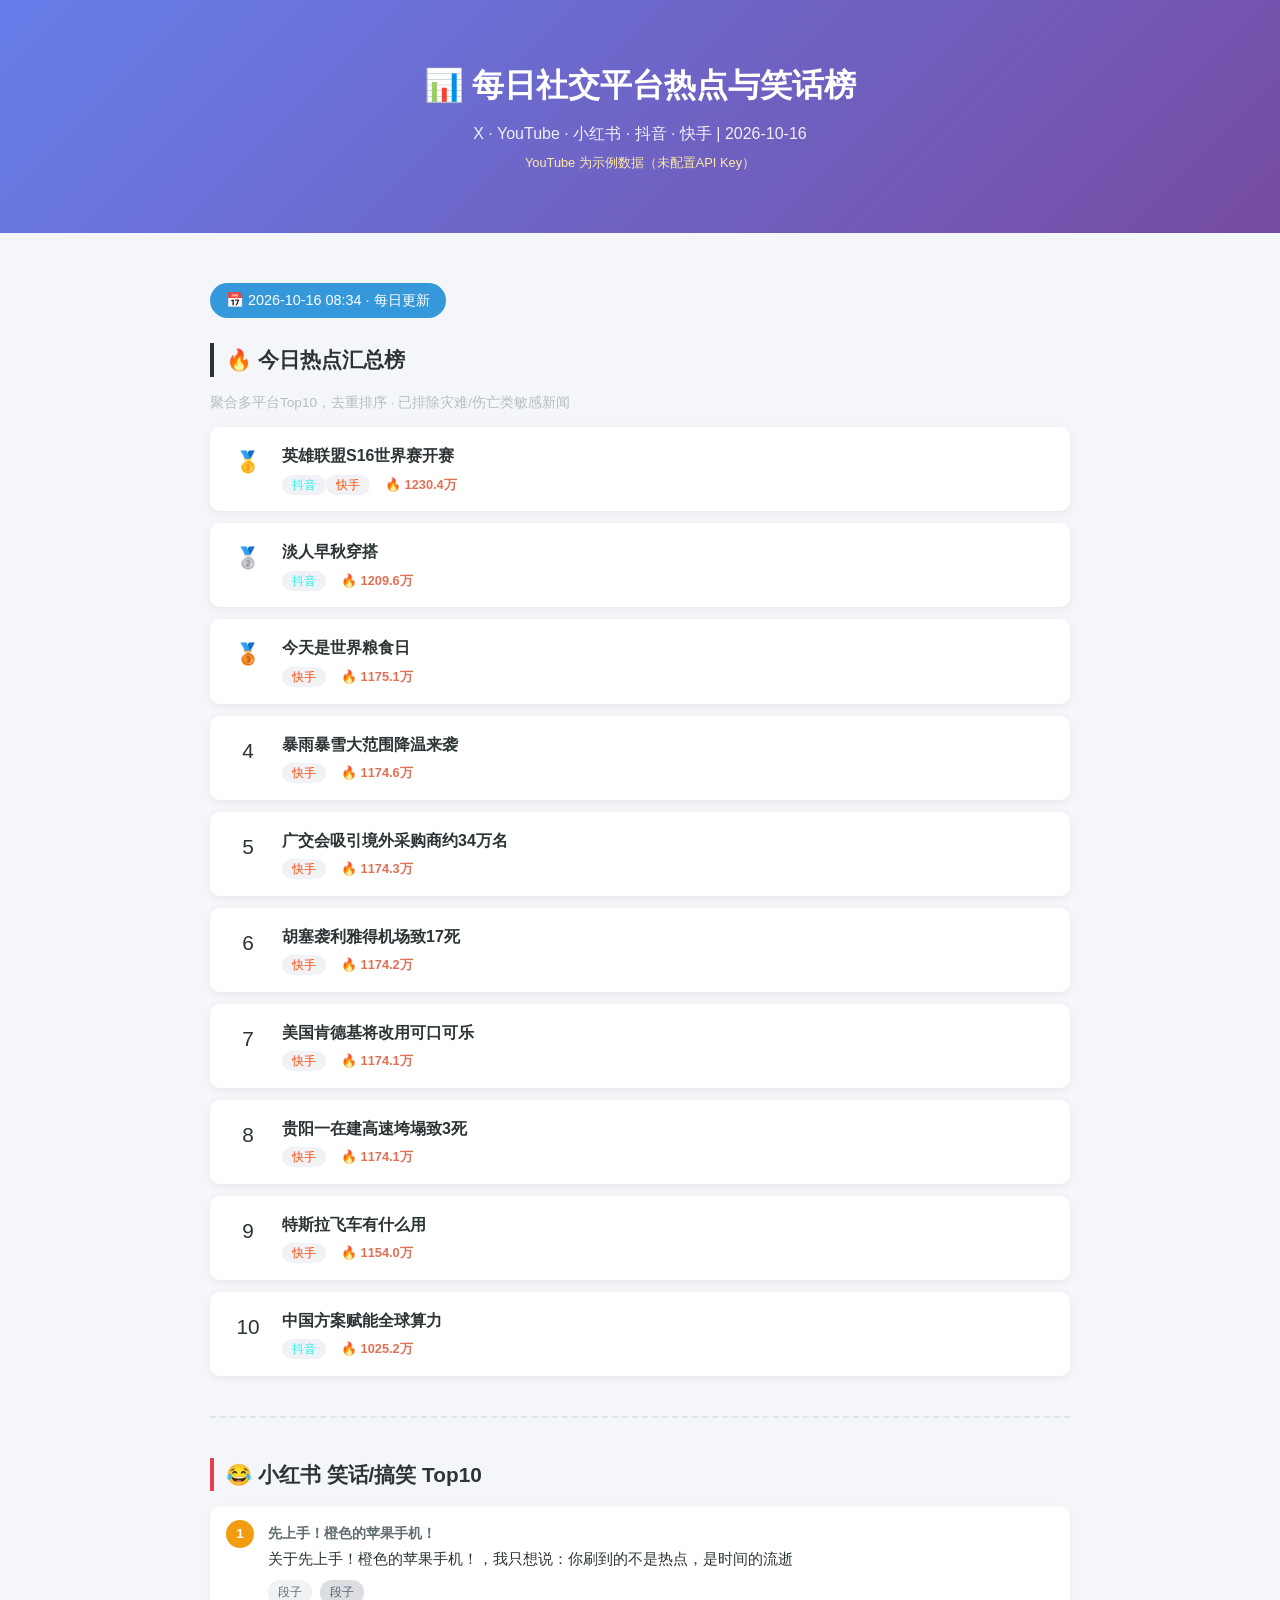
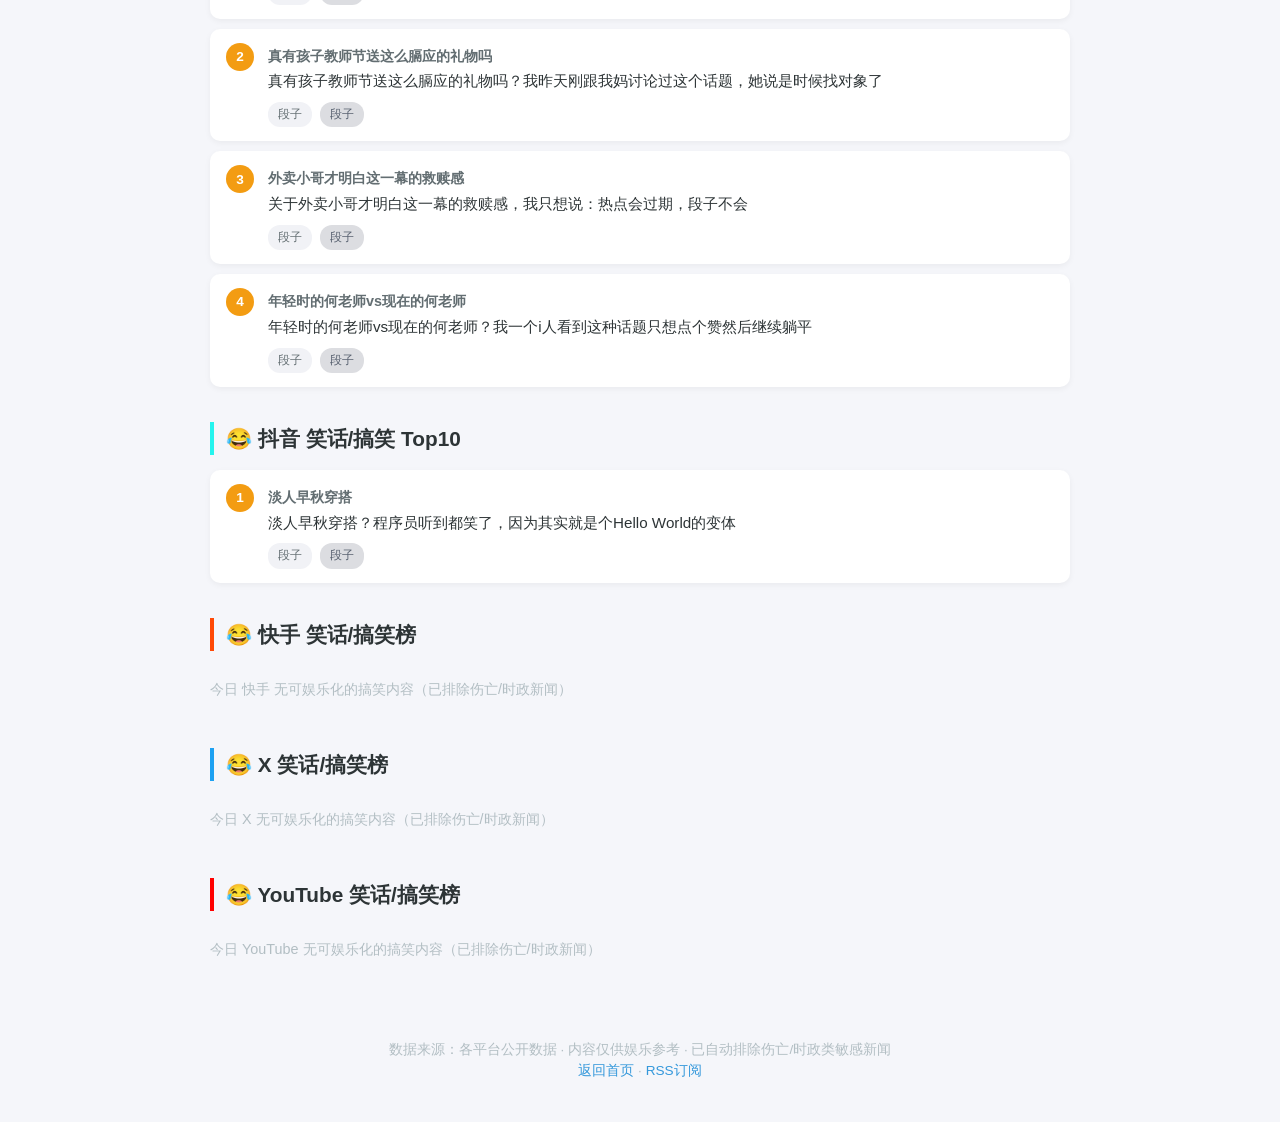
<file: site/Joke/2026-10-16/index.html>
<!DOCTYPE html>
<html lang="zh-CN">
<head>
    <meta charset="UTF-8">
    <meta name="viewport" content="width=device-width, initial-scale=1.0">
    <meta name="description" content="每日社交平台热点与笑话汇总">
    <title>每日热点与笑话榜 2026-10-16</title>
    <link rel="stylesheet" href="../../css/style.css">
</head>
<body>
    <header class="site-header">
        <div class="container">
            <h1>📊 每日社交平台热点与笑话榜</h1>
            <p class="subtitle">X · YouTube · 小红书 · 抖音 · 快手 | 2026-10-16</p>
            <p class="note">YouTube 为示例数据（未配置API Key）</p>
        </div>
    </header>

    <main class="container">
        <div class="date-badge">📅 2026-10-16 08:34 · 每日更新</div>

        <section class="platform-section">
    <h2 style="border-left: 4px solid #2d3436;">🔥 今日热点汇总榜</h2>
    <p class="section-sub">聚合多平台Top10，去重排序 · 已排除灾难/伤亡类敏感新闻</p>
    <div class="card-list">
        <div class="card">
            <div class="card-rank">🥇</div>
            <div class="card-body">
                <h3><a href="https://www.douyin.com/hot/2698246" target="_blank">英雄联盟S16世界赛开赛</a></h3>

                <div class="meta">                    <span><span class="tag" style="color:#25f4ee">抖音</span><span class="tag" style="color:#ff4906">快手</span></span>                    <span class="heat">🔥 1230.4万</span>                                    </div>            </div>        </div>
        <div class="card">
            <div class="card-rank">🥈</div>
            <div class="card-body">
                <h3><a href="https://www.douyin.com/hot/2696842" target="_blank">淡人早秋穿搭</a></h3>

                <div class="meta">                    <span><span class="tag" style="color:#25f4ee">抖音</span></span>                    <span class="heat">🔥 1209.6万</span>                                    </div>            </div>        </div>
        <div class="card">
            <div class="card-rank">🥉</div>
            <div class="card-body">
                <h3><a href="https://www.kuaishou.com/short-video/3xbz78vxixxje96" target="_blank">今天是世界粮食日</a></h3>

                <div class="meta">                    <span><span class="tag" style="color:#ff4906">快手</span></span>                    <span class="heat">🔥 1175.1万</span>                                    </div>            </div>        </div>
        <div class="card">
            <div class="card-rank">4</div>
            <div class="card-body">
                <h3><a href="https://www.kuaishou.com/short-video/3x9wp67wpyq5tkc" target="_blank">暴雨暴雪大范围降温来袭</a></h3>

                <div class="meta">                    <span><span class="tag" style="color:#ff4906">快手</span></span>                    <span class="heat">🔥 1174.6万</span>                                    </div>            </div>        </div>
        <div class="card">
            <div class="card-rank">5</div>
            <div class="card-body">
                <h3><a href="https://www.kuaishou.com/short-video/3xpzgky7est2ua6" target="_blank">广交会吸引境外采购商约34万名</a></h3>

                <div class="meta">                    <span><span class="tag" style="color:#ff4906">快手</span></span>                    <span class="heat">🔥 1174.3万</span>                                    </div>            </div>        </div>
        <div class="card">
            <div class="card-rank">6</div>
            <div class="card-body">
                <h3><a href="https://www.kuaishou.com/short-video/3xs87uupr8gcmp6" target="_blank">胡塞袭利雅得机场致17死</a></h3>

                <div class="meta">                    <span><span class="tag" style="color:#ff4906">快手</span></span>                    <span class="heat">🔥 1174.2万</span>                                    </div>            </div>        </div>
        <div class="card">
            <div class="card-rank">7</div>
            <div class="card-body">
                <h3><a href="https://www.kuaishou.com/short-video/3xtynbheu6z6rdw" target="_blank">美国肯德基将改用可口可乐</a></h3>

                <div class="meta">                    <span><span class="tag" style="color:#ff4906">快手</span></span>                    <span class="heat">🔥 1174.1万</span>                                    </div>            </div>        </div>
        <div class="card">
            <div class="card-rank">8</div>
            <div class="card-body">
                <h3><a href="https://www.kuaishou.com/short-video/3xviti6a4idufnk" target="_blank">贵阳一在建高速垮塌致3死</a></h3>

                <div class="meta">                    <span><span class="tag" style="color:#ff4906">快手</span></span>                    <span class="heat">🔥 1174.1万</span>                                    </div>            </div>        </div>
        <div class="card">
            <div class="card-rank">9</div>
            <div class="card-body">
                <h3><a href="https://www.kuaishou.com/short-video/3xryrtbma9mdats" target="_blank">特斯拉飞车有什么用</a></h3>

                <div class="meta">                    <span><span class="tag" style="color:#ff4906">快手</span></span>                    <span class="heat">🔥 1154.0万</span>                                    </div>            </div>        </div>
        <div class="card">
            <div class="card-rank">10</div>
            <div class="card-body">
                <h3><a href="https://www.douyin.com/hot/2697825" target="_blank">中国方案赋能全球算力</a></h3>

                <div class="meta">                    <span><span class="tag" style="color:#25f4ee">抖音</span></span>                    <span class="heat">🔥 1025.2万</span>                                    </div>            </div>        </div>
    </div></section>

        <div class="report-divider"></div>

        <section class="platform-section funny-section">
    <h2 style="border-left: 4px solid #e83e4c;">😂 小红书 笑话/搞笑 Top10</h2>
    <div class="joke-list">
        <div class="joke-card">
            <div class="joke-number">1</div>
            <div class="joke-content">
<div class="joke-title"><a href="https://www.xiaohongshu.com/explore/6aa6e4af000000002800298a" target="_blank">先上手！橙色的苹果手机！</a></div>
                <p class="joke-text">关于先上手！橙色的苹果手机！，我只想说：你刷到的不是热点，是时间的流逝</p>
                <div class="joke-tags">                    <span class="tag">段子</span>                    <span class="tag tag-gen">段子</span>                </div>            </div>        </div>
        <div class="joke-card">
            <div class="joke-number">2</div>
            <div class="joke-content">
<div class="joke-title"><a href="https://www.xiaohongshu.com/explore/6aa3759a0000000025035852" target="_blank">真有孩子教师节送这么膈应的礼物吗</a></div>
                <p class="joke-text">真有孩子教师节送这么膈应的礼物吗？我昨天刚跟我妈讨论过这个话题，她说是时候找对象了</p>
                <div class="joke-tags">                    <span class="tag">段子</span>                    <span class="tag tag-gen">段子</span>                </div>            </div>        </div>
        <div class="joke-card">
            <div class="joke-number">3</div>
            <div class="joke-content">
<div class="joke-title"><a href="https://www.xiaohongshu.com/explore/6a8524530000000033009abf" target="_blank">外卖小哥才明白这一幕的救赎感</a></div>
                <p class="joke-text">关于外卖小哥才明白这一幕的救赎感，我只想说：热点会过期，段子不会</p>
                <div class="joke-tags">                    <span class="tag">段子</span>                    <span class="tag tag-gen">段子</span>                </div>            </div>        </div>
        <div class="joke-card">
            <div class="joke-number">4</div>
            <div class="joke-content">
<div class="joke-title"><a href="https://www.xiaohongshu.com/explore/6aa4d5dd000000002a02f442" target="_blank">年轻时的何老师vs现在的何老师</a></div>
                <p class="joke-text">年轻时的何老师vs现在的何老师？我一个i人看到这种话题只想点个赞然后继续躺平</p>
                <div class="joke-tags">                    <span class="tag">段子</span>                    <span class="tag tag-gen">段子</span>                </div>            </div>        </div>
    </div></section>
<section class="platform-section funny-section">
    <h2 style="border-left: 4px solid #25f4ee;">😂 抖音 笑话/搞笑 Top10</h2>
    <div class="joke-list">
        <div class="joke-card">
            <div class="joke-number">1</div>
            <div class="joke-content">
<div class="joke-title"><a href="https://www.douyin.com/hot/2696842" target="_blank">淡人早秋穿搭</a></div>
                <p class="joke-text">淡人早秋穿搭？程序员听到都笑了，因为其实就是个Hello World的变体</p>
                <div class="joke-tags">                    <span class="tag">段子</span>                    <span class="tag tag-gen">段子</span>                </div>            </div>        </div>
    </div></section>
<section class="platform-section funny-section"><h2 style="border-left:4px solid #ff4906;">😂 快手 笑话/搞笑榜</h2><p class="empty-hint">今日 快手 无可娱乐化的搞笑内容（已排除伤亡/时政新闻）</p></section>
<section class="platform-section funny-section"><h2 style="border-left:4px solid #1da1f2;">😂 X 笑话/搞笑榜</h2><p class="empty-hint">今日 X 无可娱乐化的搞笑内容（已排除伤亡/时政新闻）</p></section>
<section class="platform-section funny-section"><h2 style="border-left:4px solid #ff0000;">😂 YouTube 笑话/搞笑榜</h2><p class="empty-hint">今日 YouTube 无可娱乐化的搞笑内容（已排除伤亡/时政新闻）</p></section>

        <footer class="site-footer">
            <p>数据来源：各平台公开数据 · 内容仅供娱乐参考 · 已自动排除伤亡/时政类敏感新闻</p>
            <p><a href="../../index.html">返回首页</a> · <a href="../../rss.xml">RSS订阅</a></p>
        </footer>
    </main>
</body>
</html>
</file>
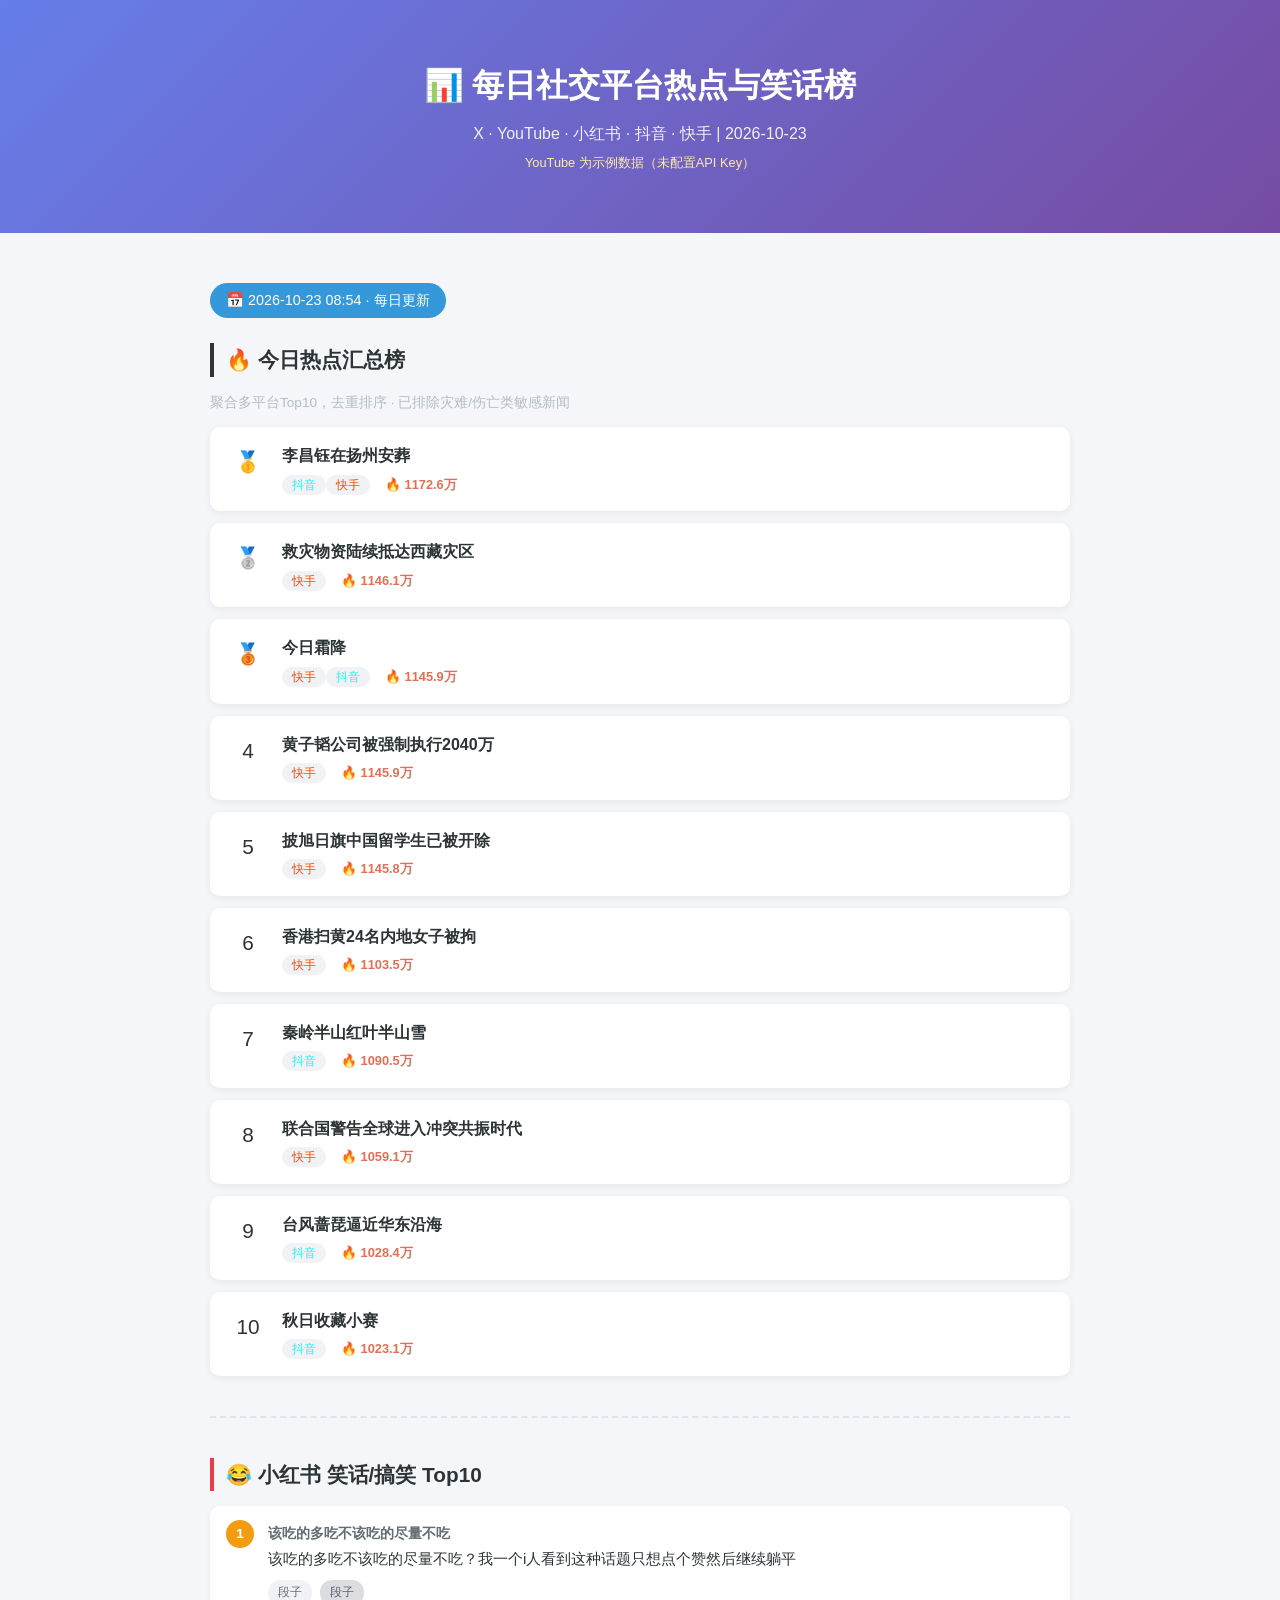
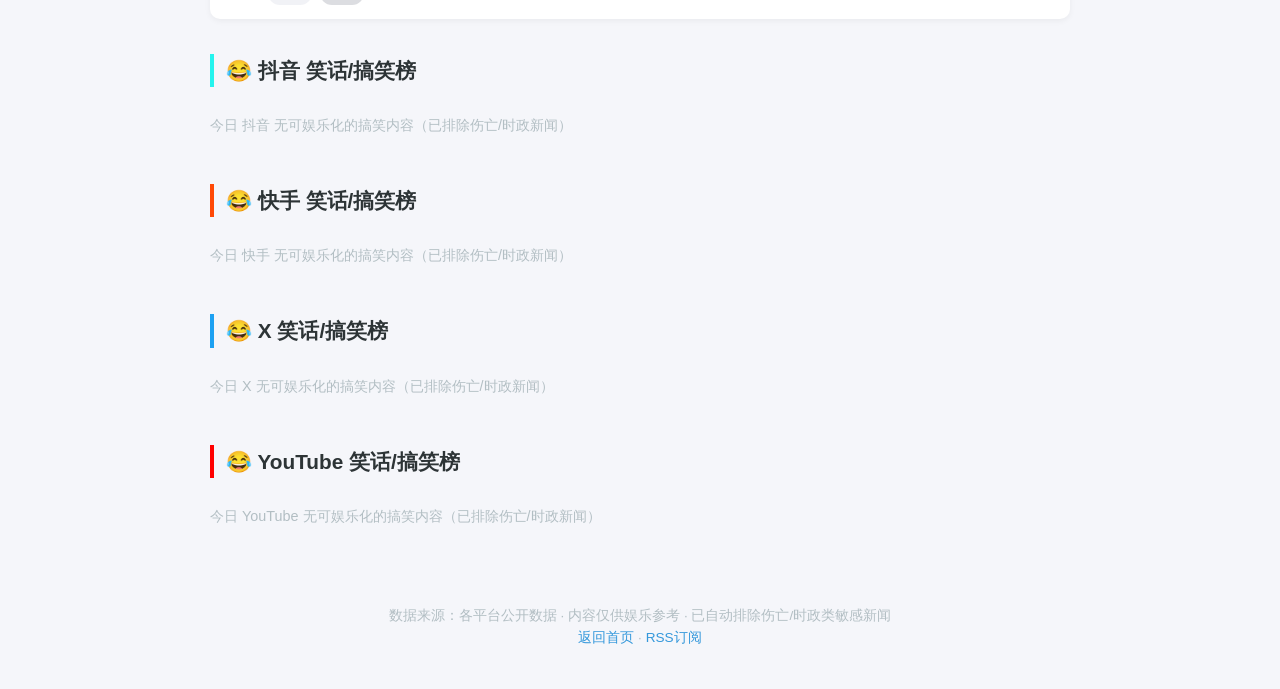
<file: site/Joke/2026-10-23/index.html>
<!DOCTYPE html>
<html lang="zh-CN">
<head>
    <meta charset="UTF-8">
    <meta name="viewport" content="width=device-width, initial-scale=1.0">
    <meta name="description" content="每日社交平台热点与笑话汇总">
    <title>每日热点与笑话榜 2026-10-23</title>
    <link rel="stylesheet" href="../../css/style.css">
</head>
<body>
    <header class="site-header">
        <div class="container">
            <h1>📊 每日社交平台热点与笑话榜</h1>
            <p class="subtitle">X · YouTube · 小红书 · 抖音 · 快手 | 2026-10-23</p>
            <p class="note">YouTube 为示例数据（未配置API Key）</p>
        </div>
    </header>

    <main class="container">
        <div class="date-badge">📅 2026-10-23 08:54 · 每日更新</div>

        <section class="platform-section">
    <h2 style="border-left: 4px solid #2d3436;">🔥 今日热点汇总榜</h2>
    <p class="section-sub">聚合多平台Top10，去重排序 · 已排除灾难/伤亡类敏感新闻</p>
    <div class="card-list">
        <div class="card">
            <div class="card-rank">🥇</div>
            <div class="card-body">
                <h3><a href="https://www.douyin.com/hot/2709296" target="_blank">李昌钰在扬州安葬</a></h3>

                <div class="meta">                    <span><span class="tag" style="color:#25f4ee">抖音</span><span class="tag" style="color:#ff4906">快手</span></span>                    <span class="heat">🔥 1172.6万</span>                                    </div>            </div>        </div>
        <div class="card">
            <div class="card-rank">🥈</div>
            <div class="card-body">
                <h3><a href="https://www.kuaishou.com/short-video/3xhvyy3fz53cda4" target="_blank">救灾物资陆续抵达西藏灾区</a></h3>

                <div class="meta">                    <span><span class="tag" style="color:#ff4906">快手</span></span>                    <span class="heat">🔥 1146.1万</span>                                    </div>            </div>        </div>
        <div class="card">
            <div class="card-rank">🥉</div>
            <div class="card-body">
                <h3><a href="https://www.kuaishou.com/short-video/3xfcjxike9r2htc" target="_blank">今日霜降</a></h3>

                <div class="meta">                    <span><span class="tag" style="color:#ff4906">快手</span><span class="tag" style="color:#25f4ee">抖音</span></span>                    <span class="heat">🔥 1145.9万</span>                                    </div>            </div>        </div>
        <div class="card">
            <div class="card-rank">4</div>
            <div class="card-body">
                <h3><a href="https://www.kuaishou.com/short-video/3x4vpyza2ws5pb9" target="_blank">黄子韬公司被强制执行2040万</a></h3>

                <div class="meta">                    <span><span class="tag" style="color:#ff4906">快手</span></span>                    <span class="heat">🔥 1145.9万</span>                                    </div>            </div>        </div>
        <div class="card">
            <div class="card-rank">5</div>
            <div class="card-body">
                <h3><a href="https://www.kuaishou.com/short-video/3xggewvc2gedp8a" target="_blank">披旭日旗中国留学生已被开除</a></h3>

                <div class="meta">                    <span><span class="tag" style="color:#ff4906">快手</span></span>                    <span class="heat">🔥 1145.8万</span>                                    </div>            </div>        </div>
        <div class="card">
            <div class="card-rank">6</div>
            <div class="card-body">
                <h3><a href="https://www.kuaishou.com/short-video/3xzk5wamq497m5q" target="_blank">香港扫黄24名内地女子被拘</a></h3>

                <div class="meta">                    <span><span class="tag" style="color:#ff4906">快手</span></span>                    <span class="heat">🔥 1103.5万</span>                                    </div>            </div>        </div>
        <div class="card">
            <div class="card-rank">7</div>
            <div class="card-body">
                <h3><a href="https://www.douyin.com/hot/2709599" target="_blank">秦岭半山红叶半山雪</a></h3>

                <div class="meta">                    <span><span class="tag" style="color:#25f4ee">抖音</span></span>                    <span class="heat">🔥 1090.5万</span>                                    </div>            </div>        </div>
        <div class="card">
            <div class="card-rank">8</div>
            <div class="card-body">
                <h3><a href="https://www.kuaishou.com/short-video/3xixhed5i9wjt34" target="_blank">联合国警告全球进入冲突共振时代</a></h3>

                <div class="meta">                    <span><span class="tag" style="color:#ff4906">快手</span></span>                    <span class="heat">🔥 1059.1万</span>                                    </div>            </div>        </div>
        <div class="card">
            <div class="card-rank">9</div>
            <div class="card-body">
                <h3><a href="https://www.douyin.com/hot/2709583" target="_blank">台风蔷琵逼近华东沿海</a></h3>

                <div class="meta">                    <span><span class="tag" style="color:#25f4ee">抖音</span></span>                    <span class="heat">🔥 1028.4万</span>                                    </div>            </div>        </div>
        <div class="card">
            <div class="card-rank">10</div>
            <div class="card-body">
                <h3><a href="https://www.douyin.com/hot/2709026" target="_blank">秋日收藏小赛</a></h3>

                <div class="meta">                    <span><span class="tag" style="color:#25f4ee">抖音</span></span>                    <span class="heat">🔥 1023.1万</span>                                    </div>            </div>        </div>
    </div></section>

        <div class="report-divider"></div>

        <section class="platform-section funny-section">
    <h2 style="border-left: 4px solid #e83e4c;">😂 小红书 笑话/搞笑 Top10</h2>
    <div class="joke-list">
        <div class="joke-card">
            <div class="joke-number">1</div>
            <div class="joke-content">
<div class="joke-title"><a href="https://www.xiaohongshu.com/explore/6ab729c8000000001a027967" target="_blank">该吃的多吃不该吃的尽量不吃</a></div>
                <p class="joke-text">该吃的多吃不该吃的尽量不吃？我一个i人看到这种话题只想点个赞然后继续躺平</p>
                <div class="joke-tags">                    <span class="tag">段子</span>                    <span class="tag tag-gen">段子</span>                </div>            </div>        </div>
    </div></section>
<section class="platform-section funny-section"><h2 style="border-left:4px solid #25f4ee;">😂 抖音 笑话/搞笑榜</h2><p class="empty-hint">今日 抖音 无可娱乐化的搞笑内容（已排除伤亡/时政新闻）</p></section>
<section class="platform-section funny-section"><h2 style="border-left:4px solid #ff4906;">😂 快手 笑话/搞笑榜</h2><p class="empty-hint">今日 快手 无可娱乐化的搞笑内容（已排除伤亡/时政新闻）</p></section>
<section class="platform-section funny-section"><h2 style="border-left:4px solid #1da1f2;">😂 X 笑话/搞笑榜</h2><p class="empty-hint">今日 X 无可娱乐化的搞笑内容（已排除伤亡/时政新闻）</p></section>
<section class="platform-section funny-section"><h2 style="border-left:4px solid #ff0000;">😂 YouTube 笑话/搞笑榜</h2><p class="empty-hint">今日 YouTube 无可娱乐化的搞笑内容（已排除伤亡/时政新闻）</p></section>

        <footer class="site-footer">
            <p>数据来源：各平台公开数据 · 内容仅供娱乐参考 · 已自动排除伤亡/时政类敏感新闻</p>
            <p><a href="../../index.html">返回首页</a> · <a href="../../rss.xml">RSS订阅</a></p>
        </footer>
    </main>
</body>
</html>
</file>
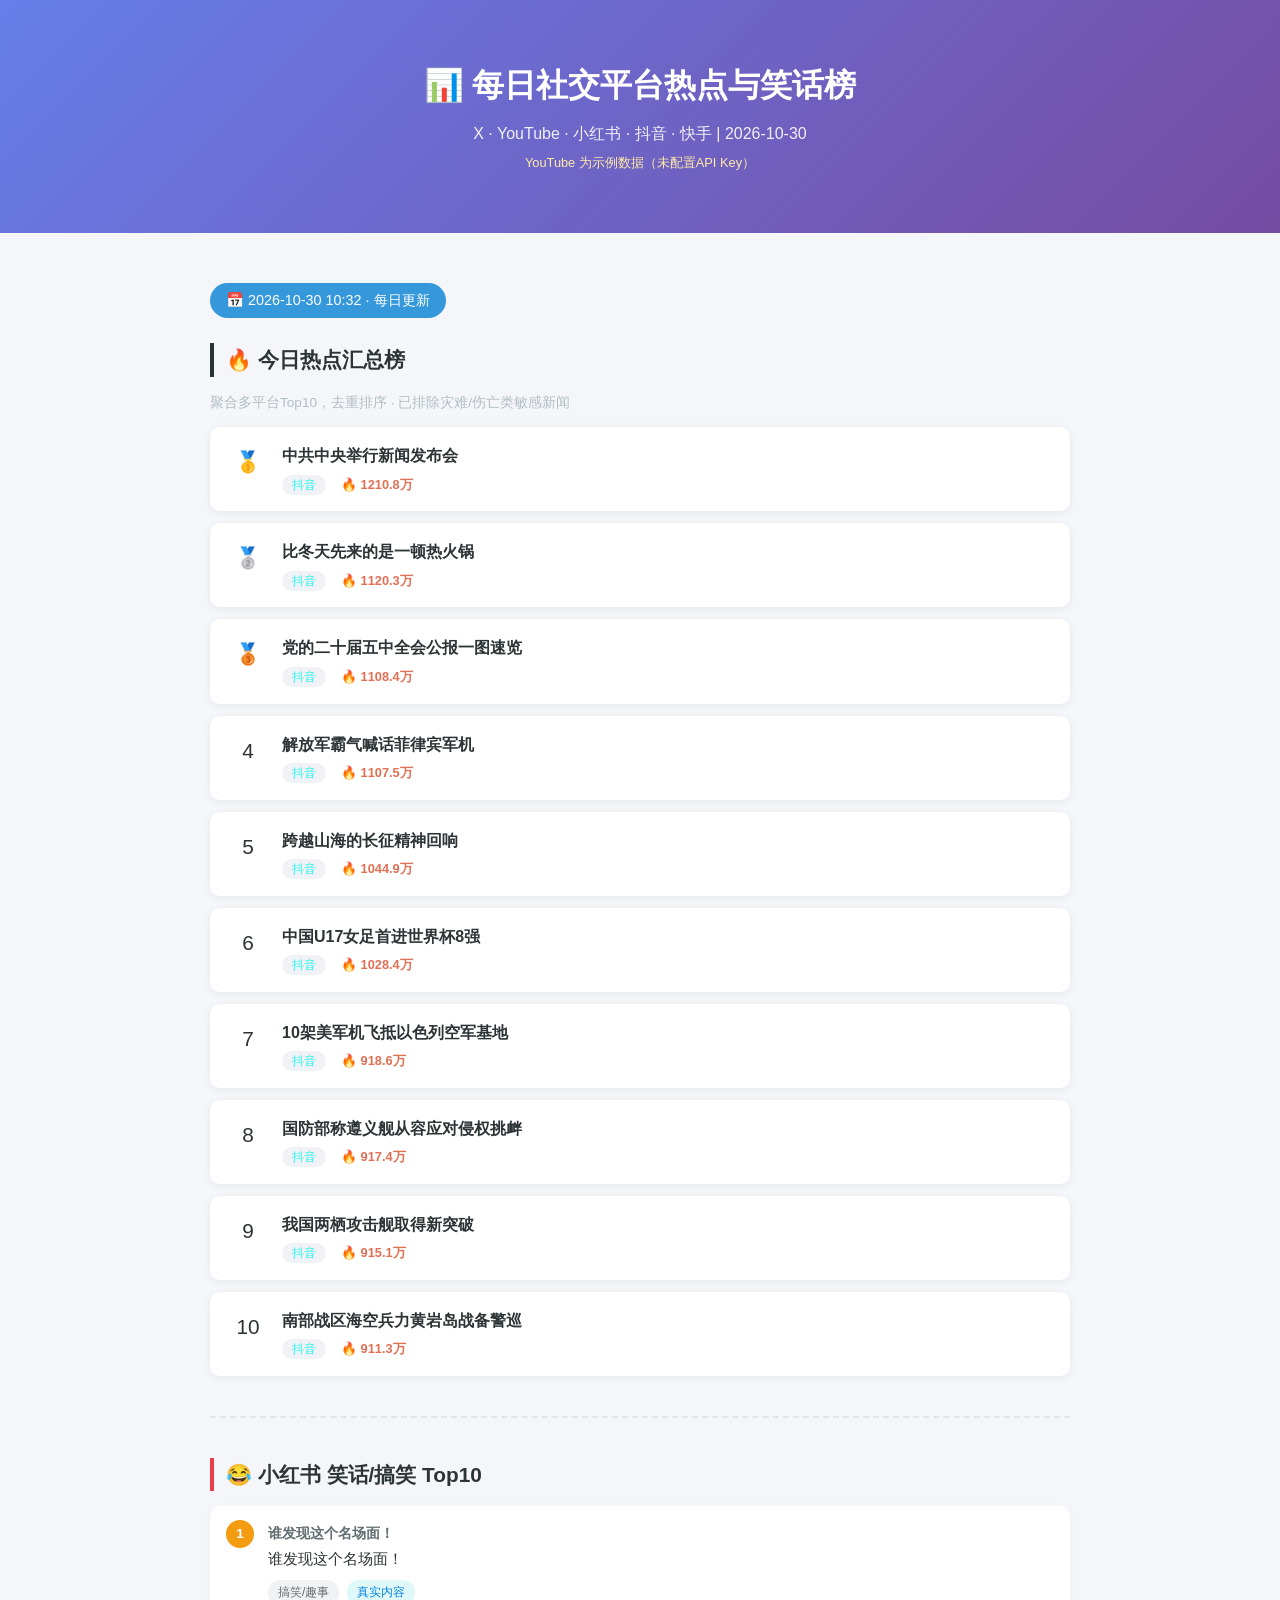
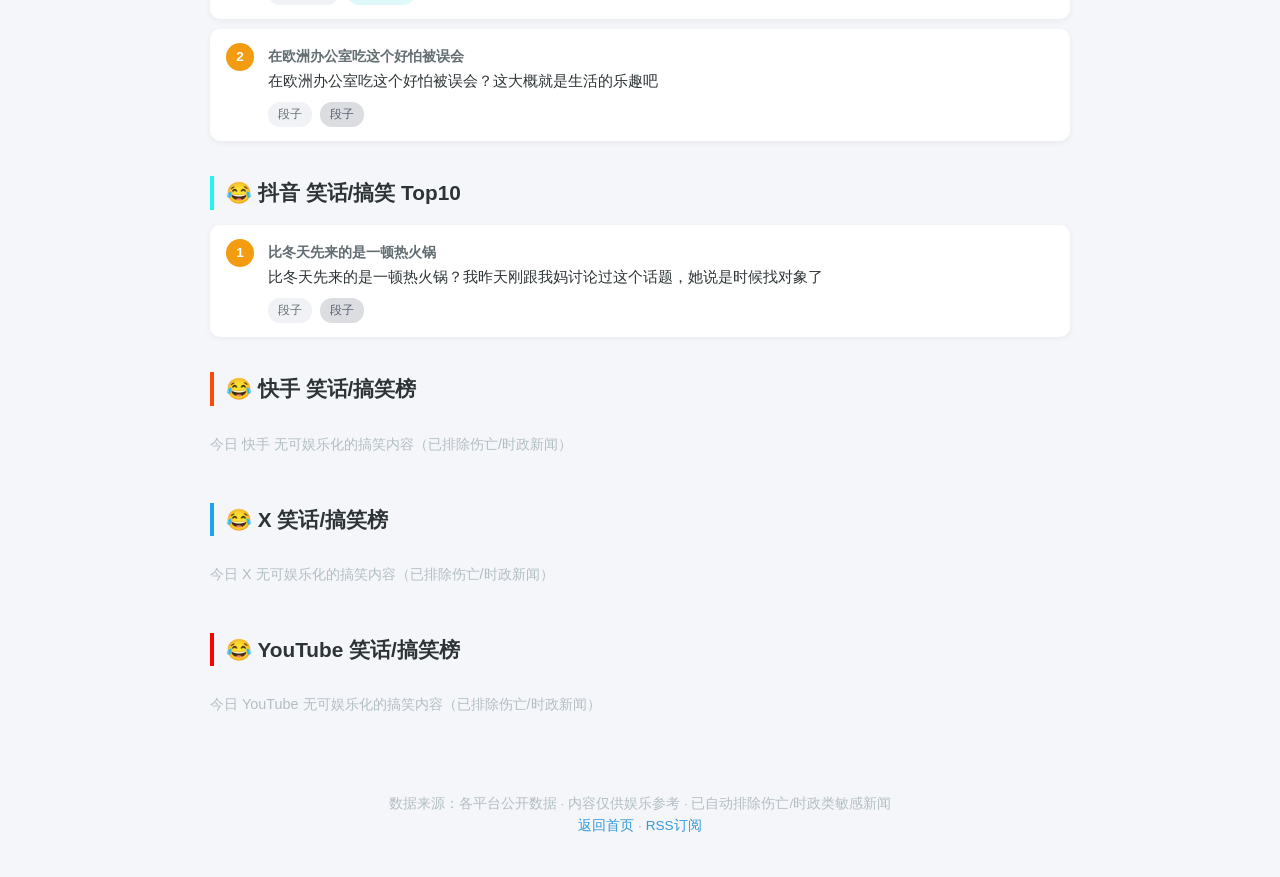
<file: site/Joke/2026-10-30/index.html>
<!DOCTYPE html>
<html lang="zh-CN">
<head>
    <meta charset="UTF-8">
    <meta name="viewport" content="width=device-width, initial-scale=1.0">
    <meta name="description" content="每日社交平台热点与笑话汇总">
    <title>每日热点与笑话榜 2026-10-30</title>
    <link rel="stylesheet" href="../../css/style.css">
</head>
<body>
    <header class="site-header">
        <div class="container">
            <h1>📊 每日社交平台热点与笑话榜</h1>
            <p class="subtitle">X · YouTube · 小红书 · 抖音 · 快手 | 2026-10-30</p>
            <p class="note">YouTube 为示例数据（未配置API Key）</p>
        </div>
    </header>

    <main class="container">
        <div class="date-badge">📅 2026-10-30 10:32 · 每日更新</div>

        <section class="platform-section">
    <h2 style="border-left: 4px solid #2d3436;">🔥 今日热点汇总榜</h2>
    <p class="section-sub">聚合多平台Top10，去重排序 · 已排除灾难/伤亡类敏感新闻</p>
    <div class="card-list">
        <div class="card">
            <div class="card-rank">🥇</div>
            <div class="card-body">
                <h3><a href="https://www.douyin.com/hot/2719825" target="_blank">中共中央举行新闻发布会</a></h3>

                <div class="meta">                    <span><span class="tag" style="color:#25f4ee">抖音</span></span>                    <span class="heat">🔥 1210.8万</span>                                    </div>            </div>        </div>
        <div class="card">
            <div class="card-rank">🥈</div>
            <div class="card-body">
                <h3><a href="https://www.douyin.com/hot/2720702" target="_blank">比冬天先来的是一顿热火锅</a></h3>

                <div class="meta">                    <span><span class="tag" style="color:#25f4ee">抖音</span></span>                    <span class="heat">🔥 1120.3万</span>                                    </div>            </div>        </div>
        <div class="card">
            <div class="card-rank">🥉</div>
            <div class="card-body">
                <h3><a href="https://www.douyin.com/hot/2721274" target="_blank">党的二十届五中全会公报一图速览</a></h3>

                <div class="meta">                    <span><span class="tag" style="color:#25f4ee">抖音</span></span>                    <span class="heat">🔥 1108.4万</span>                                    </div>            </div>        </div>
        <div class="card">
            <div class="card-rank">4</div>
            <div class="card-body">
                <h3><a href="https://www.douyin.com/hot/2721276" target="_blank">解放军霸气喊话菲律宾军机</a></h3>

                <div class="meta">                    <span><span class="tag" style="color:#25f4ee">抖音</span></span>                    <span class="heat">🔥 1107.5万</span>                                    </div>            </div>        </div>
        <div class="card">
            <div class="card-rank">5</div>
            <div class="card-body">
                <h3><a href="https://www.douyin.com/hot/2721162" target="_blank">跨越山海的长征精神回响</a></h3>

                <div class="meta">                    <span><span class="tag" style="color:#25f4ee">抖音</span></span>                    <span class="heat">🔥 1044.9万</span>                                    </div>            </div>        </div>
        <div class="card">
            <div class="card-rank">6</div>
            <div class="card-body">
                <h3><a href="https://www.douyin.com/hot/2720335" target="_blank">中国U17女足首进世界杯8强</a></h3>

                <div class="meta">                    <span><span class="tag" style="color:#25f4ee">抖音</span></span>                    <span class="heat">🔥 1028.4万</span>                                    </div>            </div>        </div>
        <div class="card">
            <div class="card-rank">7</div>
            <div class="card-body">
                <h3><a href="https://www.douyin.com/hot/2720350" target="_blank">10架美军机飞抵以色列空军基地</a></h3>

                <div class="meta">                    <span><span class="tag" style="color:#25f4ee">抖音</span></span>                    <span class="heat">🔥 918.6万</span>                                    </div>            </div>        </div>
        <div class="card">
            <div class="card-rank">8</div>
            <div class="card-body">
                <h3><a href="https://www.douyin.com/hot/2720500" target="_blank">国防部称遵义舰从容应对侵权挑衅</a></h3>

                <div class="meta">                    <span><span class="tag" style="color:#25f4ee">抖音</span></span>                    <span class="heat">🔥 917.4万</span>                                    </div>            </div>        </div>
        <div class="card">
            <div class="card-rank">9</div>
            <div class="card-body">
                <h3><a href="https://www.douyin.com/hot/2721373" target="_blank">我国两栖攻击舰取得新突破</a></h3>

                <div class="meta">                    <span><span class="tag" style="color:#25f4ee">抖音</span></span>                    <span class="heat">🔥 915.1万</span>                                    </div>            </div>        </div>
        <div class="card">
            <div class="card-rank">10</div>
            <div class="card-body">
                <h3><a href="https://www.douyin.com/hot/2721201" target="_blank">南部战区海空兵力黄岩岛战备警巡</a></h3>

                <div class="meta">                    <span><span class="tag" style="color:#25f4ee">抖音</span></span>                    <span class="heat">🔥 911.3万</span>                                    </div>            </div>        </div>
    </div></section>

        <div class="report-divider"></div>

        <section class="platform-section funny-section">
    <h2 style="border-left: 4px solid #e83e4c;">😂 小红书 笑话/搞笑 Top10</h2>
    <div class="joke-list">
        <div class="joke-card">
            <div class="joke-number">1</div>
            <div class="joke-content">
<div class="joke-title"><a href="https://www.xiaohongshu.com/explore/6a9b764800000000140123a7" target="_blank">谁发现这个名场面！ </a></div>
                <p class="joke-text">谁发现这个名场面！ </p>
                <div class="joke-tags">                    <span class="tag">搞笑/趣事</span>                    <span class="tag tag-real">真实内容</span>                </div>            </div>        </div>
        <div class="joke-card">
            <div class="joke-number">2</div>
            <div class="joke-content">
<div class="joke-title"><a href="https://www.xiaohongshu.com/explore/6ab6cf53000000000100b062" target="_blank">在欧洲办公室吃这个好怕被误会</a></div>
                <p class="joke-text">在欧洲办公室吃这个好怕被误会？这大概就是生活的乐趣吧</p>
                <div class="joke-tags">                    <span class="tag">段子</span>                    <span class="tag tag-gen">段子</span>                </div>            </div>        </div>
    </div></section>
<section class="platform-section funny-section">
    <h2 style="border-left: 4px solid #25f4ee;">😂 抖音 笑话/搞笑 Top10</h2>
    <div class="joke-list">
        <div class="joke-card">
            <div class="joke-number">1</div>
            <div class="joke-content">
<div class="joke-title"><a href="https://www.douyin.com/hot/2720702" target="_blank">比冬天先来的是一顿热火锅</a></div>
                <p class="joke-text">比冬天先来的是一顿热火锅？我昨天刚跟我妈讨论过这个话题，她说是时候找对象了</p>
                <div class="joke-tags">                    <span class="tag">段子</span>                    <span class="tag tag-gen">段子</span>                </div>            </div>        </div>
    </div></section>
<section class="platform-section funny-section"><h2 style="border-left:4px solid #ff4906;">😂 快手 笑话/搞笑榜</h2><p class="empty-hint">今日 快手 无可娱乐化的搞笑内容（已排除伤亡/时政新闻）</p></section>
<section class="platform-section funny-section"><h2 style="border-left:4px solid #1da1f2;">😂 X 笑话/搞笑榜</h2><p class="empty-hint">今日 X 无可娱乐化的搞笑内容（已排除伤亡/时政新闻）</p></section>
<section class="platform-section funny-section"><h2 style="border-left:4px solid #ff0000;">😂 YouTube 笑话/搞笑榜</h2><p class="empty-hint">今日 YouTube 无可娱乐化的搞笑内容（已排除伤亡/时政新闻）</p></section>

        <footer class="site-footer">
            <p>数据来源：各平台公开数据 · 内容仅供娱乐参考 · 已自动排除伤亡/时政类敏感新闻</p>
            <p><a href="../../index.html">返回首页</a> · <a href="../../rss.xml">RSS订阅</a></p>
        </footer>
    </main>
</body>
</html>
</file>
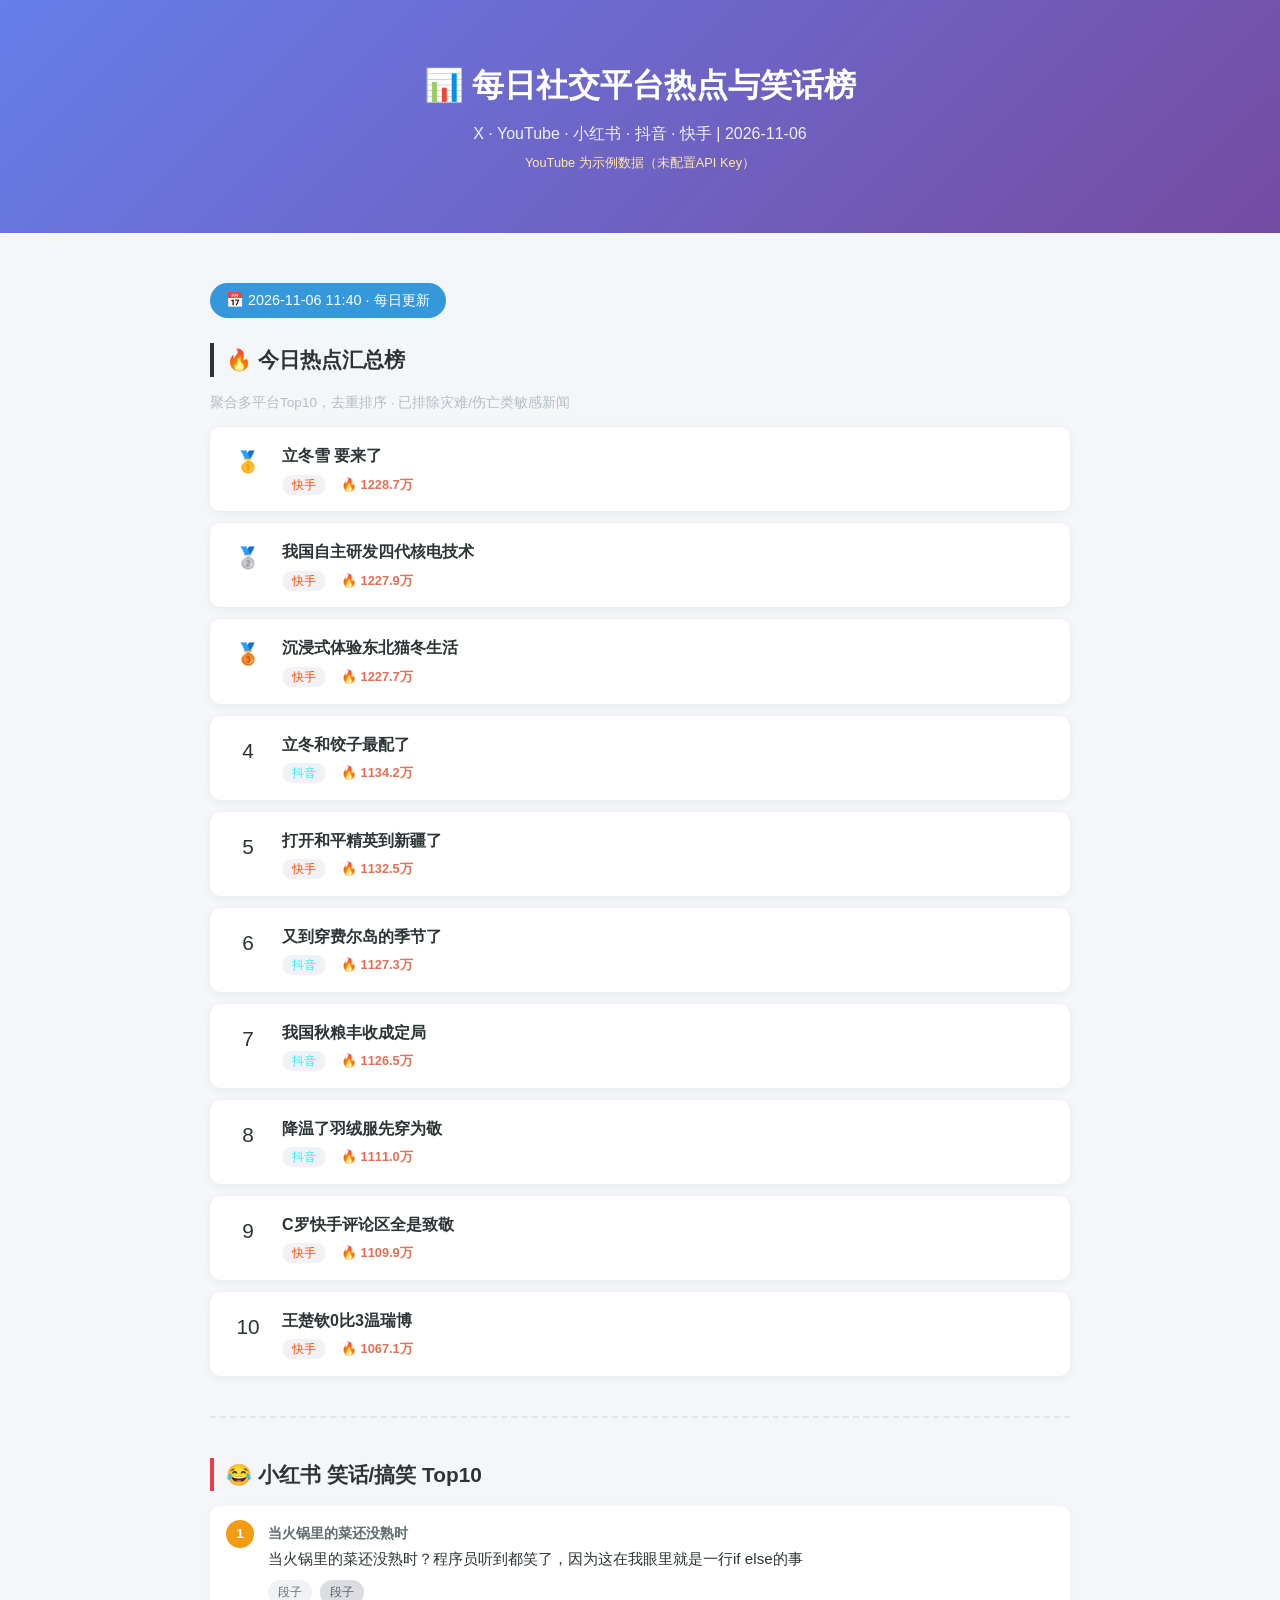
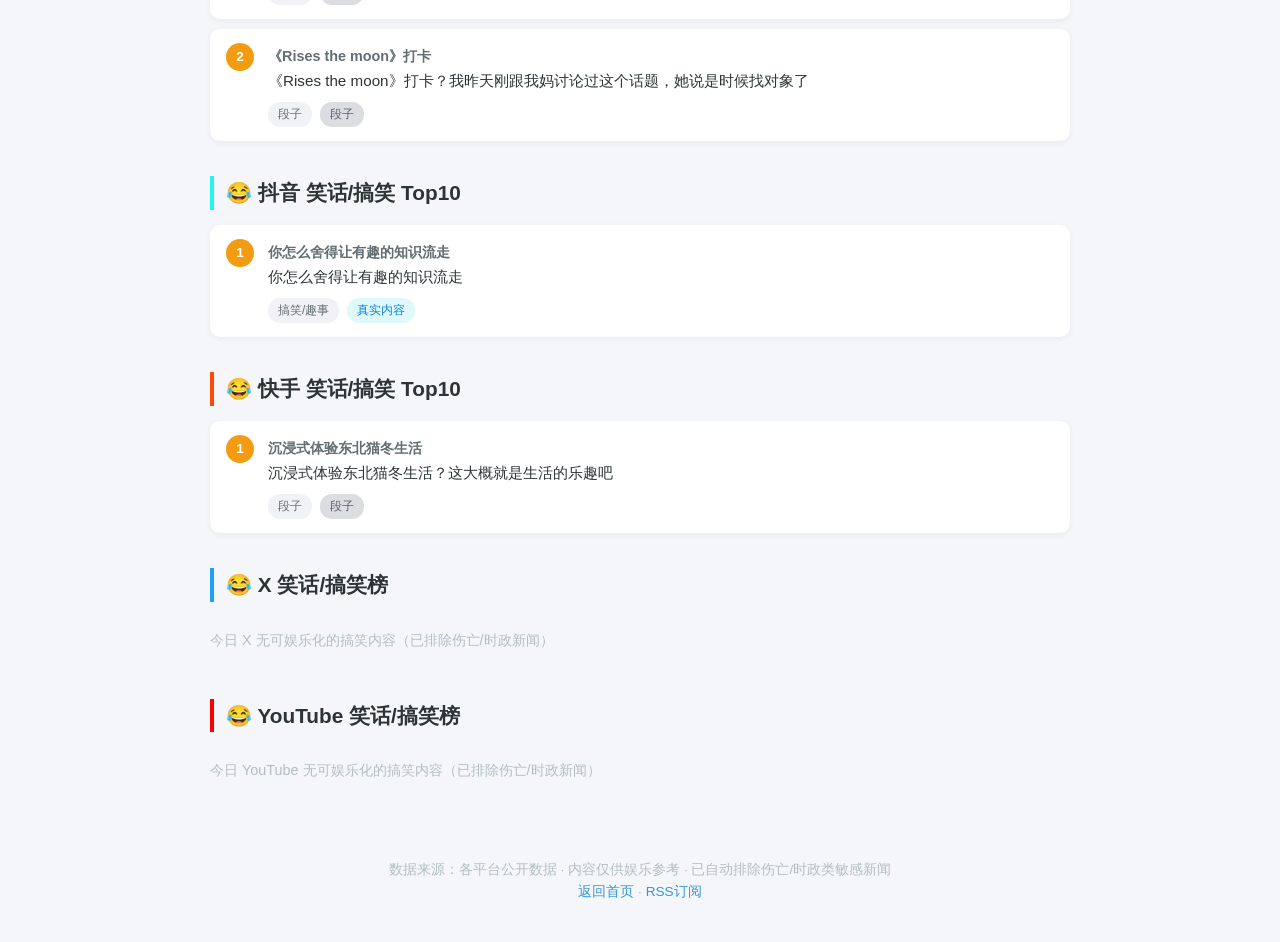
<file: site/Joke/2026-11-06/index.html>
<!DOCTYPE html>
<html lang="zh-CN">
<head>
    <meta charset="UTF-8">
    <meta name="viewport" content="width=device-width, initial-scale=1.0">
    <meta name="description" content="每日社交平台热点与笑话汇总">
    <title>每日热点与笑话榜 2026-11-06</title>
    <link rel="stylesheet" href="../../css/style.css">
</head>
<body>
    <header class="site-header">
        <div class="container">
            <h1>📊 每日社交平台热点与笑话榜</h1>
            <p class="subtitle">X · YouTube · 小红书 · 抖音 · 快手 | 2026-11-06</p>
            <p class="note">YouTube 为示例数据（未配置API Key）</p>
        </div>
    </header>

    <main class="container">
        <div class="date-badge">📅 2026-11-06 11:40 · 每日更新</div>

        <section class="platform-section">
    <h2 style="border-left: 4px solid #2d3436;">🔥 今日热点汇总榜</h2>
    <p class="section-sub">聚合多平台Top10，去重排序 · 已排除灾难/伤亡类敏感新闻</p>
    <div class="card-list">
        <div class="card">
            <div class="card-rank">🥇</div>
            <div class="card-body">
                <h3><a href="https://www.kuaishou.com/short-video/3xrdzwuuhtcikja" target="_blank">立冬雪 要来了</a></h3>

                <div class="meta">                    <span><span class="tag" style="color:#ff4906">快手</span></span>                    <span class="heat">🔥 1228.7万</span>                                    </div>            </div>        </div>
        <div class="card">
            <div class="card-rank">🥈</div>
            <div class="card-body">
                <h3><a href="https://www.kuaishou.com/short-video/3xicjvju8dssrnq" target="_blank">我国自主研发四代核电技术</a></h3>

                <div class="meta">                    <span><span class="tag" style="color:#ff4906">快手</span></span>                    <span class="heat">🔥 1227.9万</span>                                    </div>            </div>        </div>
        <div class="card">
            <div class="card-rank">🥉</div>
            <div class="card-body">
                <h3><a href="https://www.kuaishou.com/short-video/3x8cgvgc4i5hsdy" target="_blank">沉浸式体验东北猫冬生活</a></h3>

                <div class="meta">                    <span><span class="tag" style="color:#ff4906">快手</span></span>                    <span class="heat">🔥 1227.7万</span>                                    </div>            </div>        </div>
        <div class="card">
            <div class="card-rank">4</div>
            <div class="card-body">
                <h3><a href="https://www.douyin.com/hot/2731371" target="_blank">立冬和饺子最配了</a></h3>

                <div class="meta">                    <span><span class="tag" style="color:#25f4ee">抖音</span></span>                    <span class="heat">🔥 1134.2万</span>                                    </div>            </div>        </div>
        <div class="card">
            <div class="card-rank">5</div>
            <div class="card-body">
                <h3><a href="https://www.kuaishou.com/short-video/3xj5y8uny9y3u8c" target="_blank">打开和平精英到新疆了</a></h3>

                <div class="meta">                    <span><span class="tag" style="color:#ff4906">快手</span></span>                    <span class="heat">🔥 1132.5万</span>                                    </div>            </div>        </div>
        <div class="card">
            <div class="card-rank">6</div>
            <div class="card-body">
                <h3><a href="https://www.douyin.com/hot/2732464" target="_blank">又到穿费尔岛的季节了</a></h3>

                <div class="meta">                    <span><span class="tag" style="color:#25f4ee">抖音</span></span>                    <span class="heat">🔥 1127.3万</span>                                    </div>            </div>        </div>
        <div class="card">
            <div class="card-rank">7</div>
            <div class="card-body">
                <h3><a href="https://www.douyin.com/hot/2732678" target="_blank">我国秋粮丰收成定局</a></h3>

                <div class="meta">                    <span><span class="tag" style="color:#25f4ee">抖音</span></span>                    <span class="heat">🔥 1126.5万</span>                                    </div>            </div>        </div>
        <div class="card">
            <div class="card-rank">8</div>
            <div class="card-body">
                <h3><a href="https://www.douyin.com/hot/2730666" target="_blank">降温了羽绒服先穿为敬</a></h3>

                <div class="meta">                    <span><span class="tag" style="color:#25f4ee">抖音</span></span>                    <span class="heat">🔥 1111.0万</span>                                    </div>            </div>        </div>
        <div class="card">
            <div class="card-rank">9</div>
            <div class="card-body">
                <h3><a href="https://www.kuaishou.com/short-video/3x43fhyy577ydxq" target="_blank">C罗快手评论区全是致敬</a></h3>

                <div class="meta">                    <span><span class="tag" style="color:#ff4906">快手</span></span>                    <span class="heat">🔥 1109.9万</span>                                    </div>            </div>        </div>
        <div class="card">
            <div class="card-rank">10</div>
            <div class="card-body">
                <h3><a href="https://www.kuaishou.com/short-video/3xqpvczw2swvbxu" target="_blank">王楚钦0比3温瑞博</a></h3>

                <div class="meta">                    <span><span class="tag" style="color:#ff4906">快手</span></span>                    <span class="heat">🔥 1067.1万</span>                                    </div>            </div>        </div>
    </div></section>

        <div class="report-divider"></div>

        <section class="platform-section funny-section">
    <h2 style="border-left: 4px solid #e83e4c;">😂 小红书 笑话/搞笑 Top10</h2>
    <div class="joke-list">
        <div class="joke-card">
            <div class="joke-number">1</div>
            <div class="joke-content">
<div class="joke-title"><a href="https://www.xiaohongshu.com/explore/698eea04000000002801f18e" target="_blank">当火锅里的菜还没熟时</a></div>
                <p class="joke-text">当火锅里的菜还没熟时？程序员听到都笑了，因为这在我眼里就是一行if else的事</p>
                <div class="joke-tags">                    <span class="tag">段子</span>                    <span class="tag tag-gen">段子</span>                </div>            </div>        </div>
        <div class="joke-card">
            <div class="joke-number">2</div>
            <div class="joke-content">
<div class="joke-title"><a href="https://www.xiaohongshu.com/explore/6a2f7848000000001c02776a" target="_blank">《Rises the moon》打卡</a></div>
                <p class="joke-text">《Rises the moon》打卡？我昨天刚跟我妈讨论过这个话题，她说是时候找对象了</p>
                <div class="joke-tags">                    <span class="tag">段子</span>                    <span class="tag tag-gen">段子</span>                </div>            </div>        </div>
    </div></section>
<section class="platform-section funny-section">
    <h2 style="border-left: 4px solid #25f4ee;">😂 抖音 笑话/搞笑 Top10</h2>
    <div class="joke-list">
        <div class="joke-card">
            <div class="joke-number">1</div>
            <div class="joke-content">
<div class="joke-title"><a href="https://www.douyin.com/hot/2730337" target="_blank">你怎么舍得让有趣的知识流走</a></div>
                <p class="joke-text">你怎么舍得让有趣的知识流走</p>
                <div class="joke-tags">                    <span class="tag">搞笑/趣事</span>                    <span class="tag tag-real">真实内容</span>                </div>            </div>        </div>
    </div></section>
<section class="platform-section funny-section">
    <h2 style="border-left: 4px solid #ff4906;">😂 快手 笑话/搞笑 Top10</h2>
    <div class="joke-list">
        <div class="joke-card">
            <div class="joke-number">1</div>
            <div class="joke-content">
<div class="joke-title"><a href="https://www.kuaishou.com/short-video/3x8cgvgc4i5hsdy" target="_blank">沉浸式体验东北猫冬生活</a></div>
                <p class="joke-text">沉浸式体验东北猫冬生活？这大概就是生活的乐趣吧</p>
                <div class="joke-tags">                    <span class="tag">段子</span>                    <span class="tag tag-gen">段子</span>                </div>            </div>        </div>
    </div></section>
<section class="platform-section funny-section"><h2 style="border-left:4px solid #1da1f2;">😂 X 笑话/搞笑榜</h2><p class="empty-hint">今日 X 无可娱乐化的搞笑内容（已排除伤亡/时政新闻）</p></section>
<section class="platform-section funny-section"><h2 style="border-left:4px solid #ff0000;">😂 YouTube 笑话/搞笑榜</h2><p class="empty-hint">今日 YouTube 无可娱乐化的搞笑内容（已排除伤亡/时政新闻）</p></section>

        <footer class="site-footer">
            <p>数据来源：各平台公开数据 · 内容仅供娱乐参考 · 已自动排除伤亡/时政类敏感新闻</p>
            <p><a href="../../index.html">返回首页</a> · <a href="../../rss.xml">RSS订阅</a></p>
        </footer>
    </main>
</body>
</html>
</file>
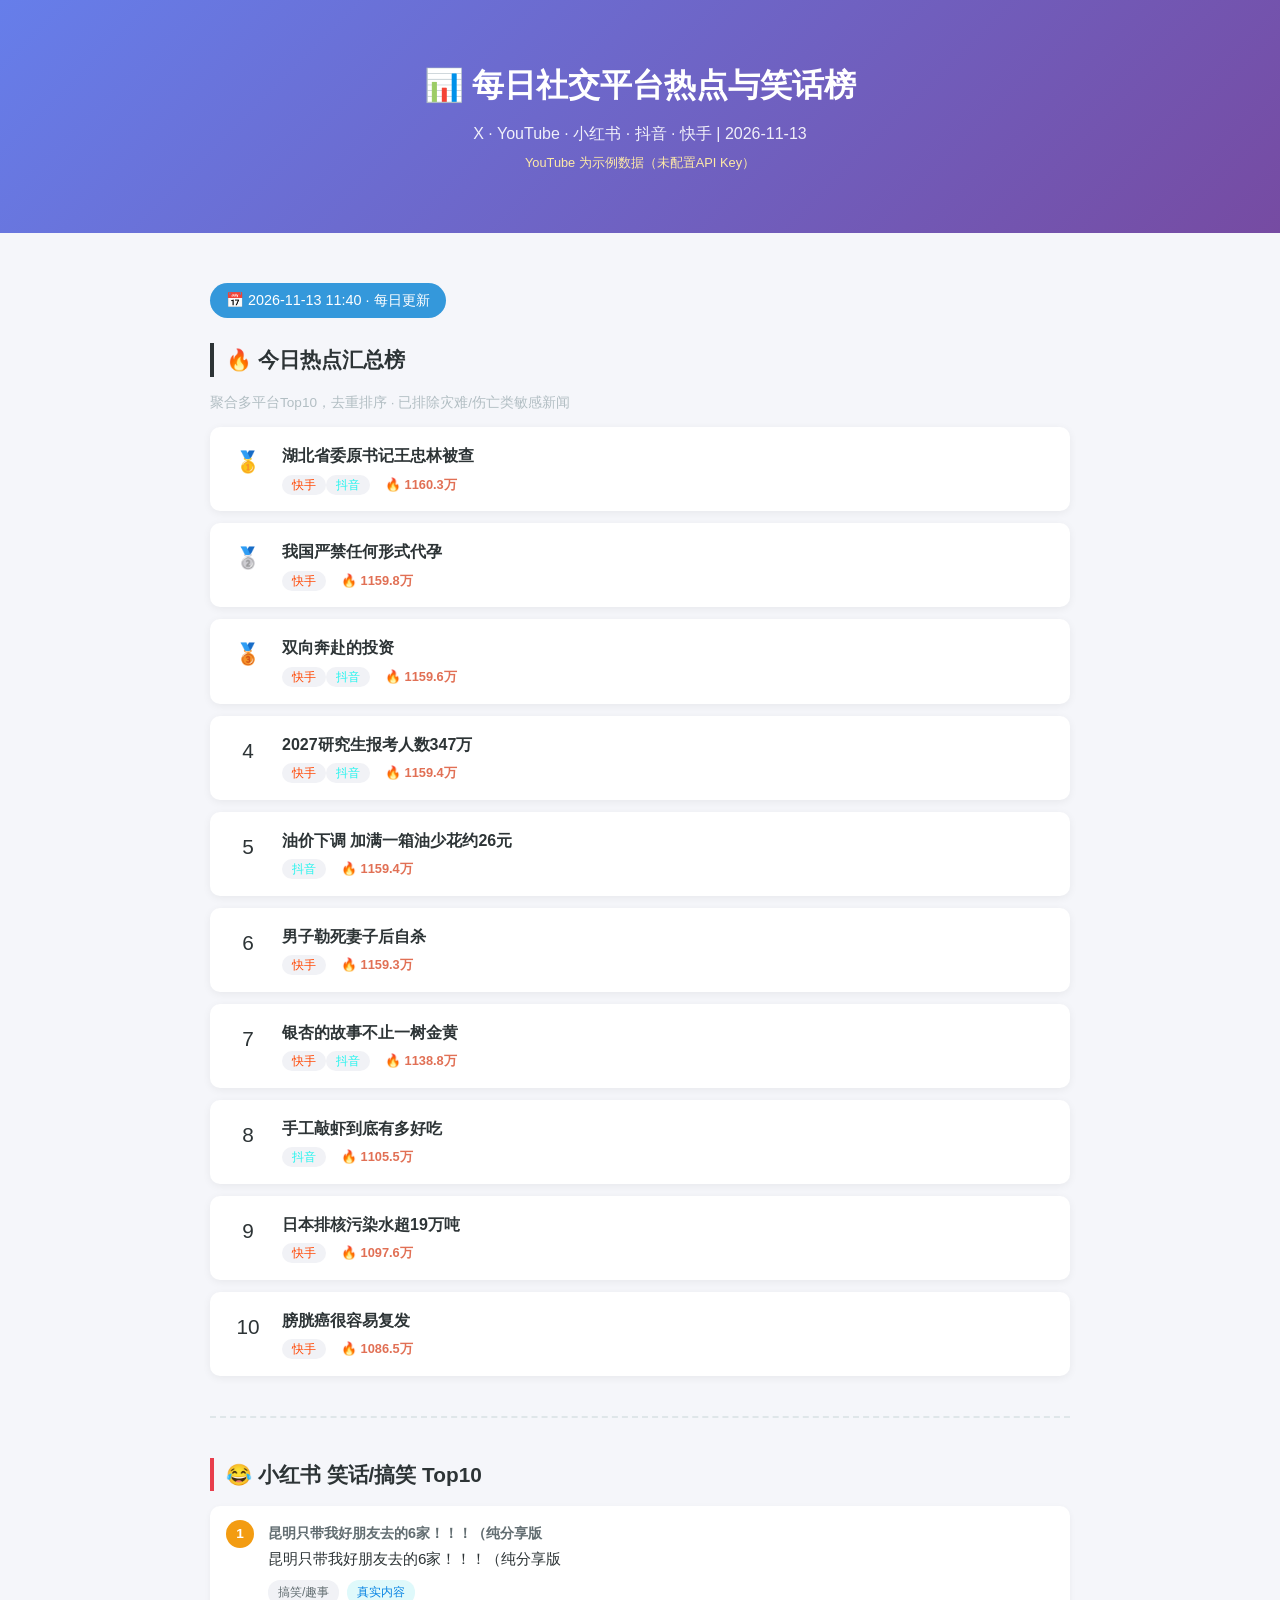
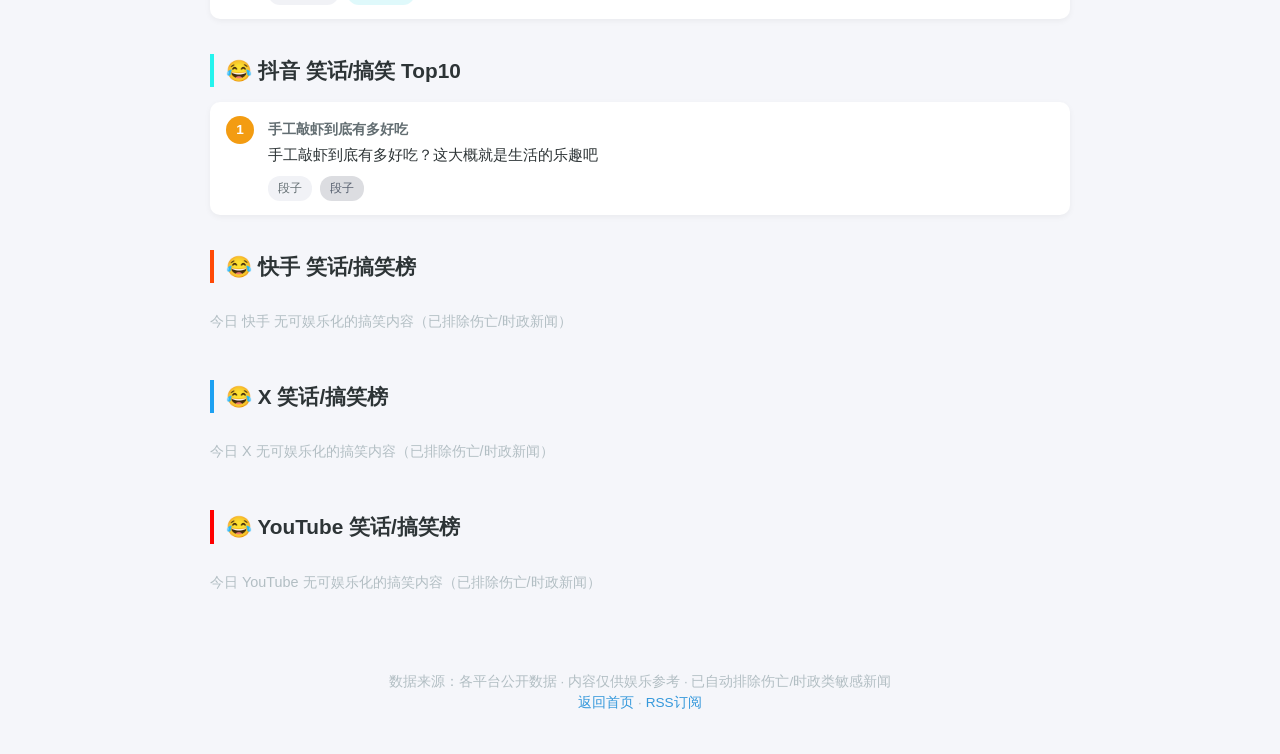
<file: site/Joke/2026-11-13/index.html>
<!DOCTYPE html>
<html lang="zh-CN">
<head>
    <meta charset="UTF-8">
    <meta name="viewport" content="width=device-width, initial-scale=1.0">
    <meta name="description" content="每日社交平台热点与笑话汇总">
    <title>每日热点与笑话榜 2026-11-13</title>
    <link rel="stylesheet" href="../../css/style.css">
</head>
<body>
    <header class="site-header">
        <div class="container">
            <h1>📊 每日社交平台热点与笑话榜</h1>
            <p class="subtitle">X · YouTube · 小红书 · 抖音 · 快手 | 2026-11-13</p>
            <p class="note">YouTube 为示例数据（未配置API Key）</p>
        </div>
    </header>

    <main class="container">
        <div class="date-badge">📅 2026-11-13 11:40 · 每日更新</div>

        <section class="platform-section">
    <h2 style="border-left: 4px solid #2d3436;">🔥 今日热点汇总榜</h2>
    <p class="section-sub">聚合多平台Top10，去重排序 · 已排除灾难/伤亡类敏感新闻</p>
    <div class="card-list">
        <div class="card">
            <div class="card-rank">🥇</div>
            <div class="card-body">
                <h3><a href="https://www.kuaishou.com/short-video/3xbbbu2xqqgmcm6" target="_blank">湖北省委原书记王忠林被查</a></h3>

                <div class="meta">                    <span><span class="tag" style="color:#ff4906">快手</span><span class="tag" style="color:#25f4ee">抖音</span></span>                    <span class="heat">🔥 1160.3万</span>                                    </div>            </div>        </div>
        <div class="card">
            <div class="card-rank">🥈</div>
            <div class="card-body">
                <h3><a href="https://www.kuaishou.com/short-video/3xtdik3x844weh2" target="_blank">我国严禁任何形式代孕</a></h3>

                <div class="meta">                    <span><span class="tag" style="color:#ff4906">快手</span></span>                    <span class="heat">🔥 1159.8万</span>                                    </div>            </div>        </div>
        <div class="card">
            <div class="card-rank">🥉</div>
            <div class="card-body">
                <h3><a href="https://www.kuaishou.com/short-video/3xr95au6xh5kn76" target="_blank">双向奔赴的投资</a></h3>

                <div class="meta">                    <span><span class="tag" style="color:#ff4906">快手</span><span class="tag" style="color:#25f4ee">抖音</span></span>                    <span class="heat">🔥 1159.6万</span>                                    </div>            </div>        </div>
        <div class="card">
            <div class="card-rank">4</div>
            <div class="card-body">
                <h3><a href="https://www.kuaishou.com/short-video/3x55eyt63wgx6eu" target="_blank">2027研究生报考人数347万</a></h3>

                <div class="meta">                    <span><span class="tag" style="color:#ff4906">快手</span><span class="tag" style="color:#25f4ee">抖音</span></span>                    <span class="heat">🔥 1159.4万</span>                                    </div>            </div>        </div>
        <div class="card">
            <div class="card-rank">5</div>
            <div class="card-body">
                <h3><a href="https://www.douyin.com/hot/2743675" target="_blank">油价下调 加满一箱油少花约26元</a></h3>

                <div class="meta">                    <span><span class="tag" style="color:#25f4ee">抖音</span></span>                    <span class="heat">🔥 1159.4万</span>                                    </div>            </div>        </div>
        <div class="card">
            <div class="card-rank">6</div>
            <div class="card-body">
                <h3><a href="https://www.kuaishou.com/short-video/3xztsvsy74j3uc2" target="_blank">男子勒死妻子后自杀</a></h3>

                <div class="meta">                    <span><span class="tag" style="color:#ff4906">快手</span></span>                    <span class="heat">🔥 1159.3万</span>                                    </div>            </div>        </div>
        <div class="card">
            <div class="card-rank">7</div>
            <div class="card-body">
                <h3><a href="https://www.kuaishou.com/short-video/3xh3u7rz5fcrcmw" target="_blank">银杏的故事不止一树金黄</a></h3>

                <div class="meta">                    <span><span class="tag" style="color:#ff4906">快手</span><span class="tag" style="color:#25f4ee">抖音</span></span>                    <span class="heat">🔥 1138.8万</span>                                    </div>            </div>        </div>
        <div class="card">
            <div class="card-rank">8</div>
            <div class="card-body">
                <h3><a href="https://www.douyin.com/hot/2743716" target="_blank">手工敲虾到底有多好吃</a></h3>

                <div class="meta">                    <span><span class="tag" style="color:#25f4ee">抖音</span></span>                    <span class="heat">🔥 1105.5万</span>                                    </div>            </div>        </div>
        <div class="card">
            <div class="card-rank">9</div>
            <div class="card-body">
                <h3><a href="https://www.kuaishou.com/short-video/3xptm42k2k6d2wc" target="_blank">日本排核污染水超19万吨</a></h3>

                <div class="meta">                    <span><span class="tag" style="color:#ff4906">快手</span></span>                    <span class="heat">🔥 1097.6万</span>                                    </div>            </div>        </div>
        <div class="card">
            <div class="card-rank">10</div>
            <div class="card-body">
                <h3><a href="https://www.kuaishou.com/short-video/3xj8jdta9fvidkg" target="_blank">膀胱癌很容易复发</a></h3>

                <div class="meta">                    <span><span class="tag" style="color:#ff4906">快手</span></span>                    <span class="heat">🔥 1086.5万</span>                                    </div>            </div>        </div>
    </div></section>

        <div class="report-divider"></div>

        <section class="platform-section funny-section">
    <h2 style="border-left: 4px solid #e83e4c;">😂 小红书 笑话/搞笑 Top10</h2>
    <div class="joke-list">
        <div class="joke-card">
            <div class="joke-number">1</div>
            <div class="joke-content">
<div class="joke-title"><a href="https://www.xiaohongshu.com/explore/68fa1eb4000000000401597b" target="_blank">昆明只带我好朋友去的6家！！！（纯分享版</a></div>
                <p class="joke-text">昆明只带我好朋友去的6家！！！（纯分享版</p>
                <div class="joke-tags">                    <span class="tag">搞笑/趣事</span>                    <span class="tag tag-real">真实内容</span>                </div>            </div>        </div>
    </div></section>
<section class="platform-section funny-section">
    <h2 style="border-left: 4px solid #25f4ee;">😂 抖音 笑话/搞笑 Top10</h2>
    <div class="joke-list">
        <div class="joke-card">
            <div class="joke-number">1</div>
            <div class="joke-content">
<div class="joke-title"><a href="https://www.douyin.com/hot/2743716" target="_blank">手工敲虾到底有多好吃</a></div>
                <p class="joke-text">手工敲虾到底有多好吃？这大概就是生活的乐趣吧</p>
                <div class="joke-tags">                    <span class="tag">段子</span>                    <span class="tag tag-gen">段子</span>                </div>            </div>        </div>
    </div></section>
<section class="platform-section funny-section"><h2 style="border-left:4px solid #ff4906;">😂 快手 笑话/搞笑榜</h2><p class="empty-hint">今日 快手 无可娱乐化的搞笑内容（已排除伤亡/时政新闻）</p></section>
<section class="platform-section funny-section"><h2 style="border-left:4px solid #1da1f2;">😂 X 笑话/搞笑榜</h2><p class="empty-hint">今日 X 无可娱乐化的搞笑内容（已排除伤亡/时政新闻）</p></section>
<section class="platform-section funny-section"><h2 style="border-left:4px solid #ff0000;">😂 YouTube 笑话/搞笑榜</h2><p class="empty-hint">今日 YouTube 无可娱乐化的搞笑内容（已排除伤亡/时政新闻）</p></section>

        <footer class="site-footer">
            <p>数据来源：各平台公开数据 · 内容仅供娱乐参考 · 已自动排除伤亡/时政类敏感新闻</p>
            <p><a href="../../index.html">返回首页</a> · <a href="../../rss.xml">RSS订阅</a></p>
        </footer>
    </main>
</body>
</html>
</file>
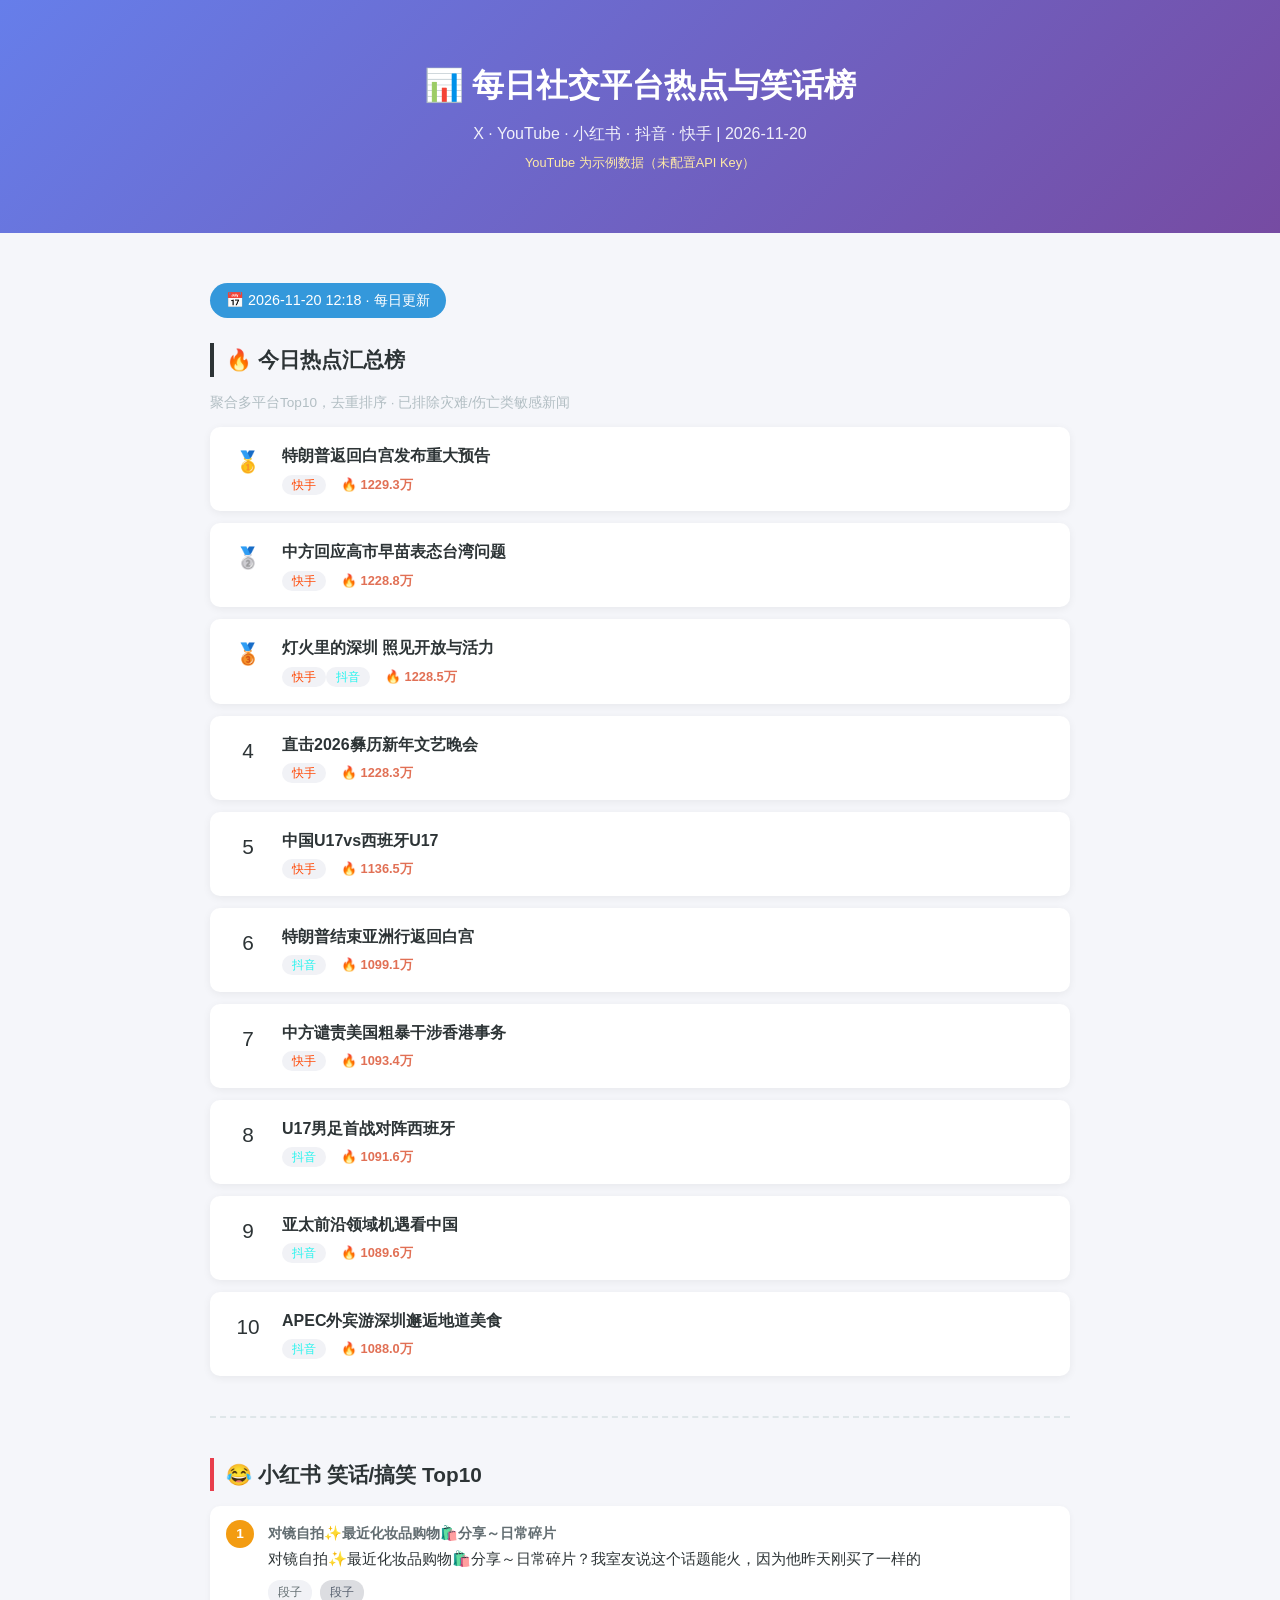
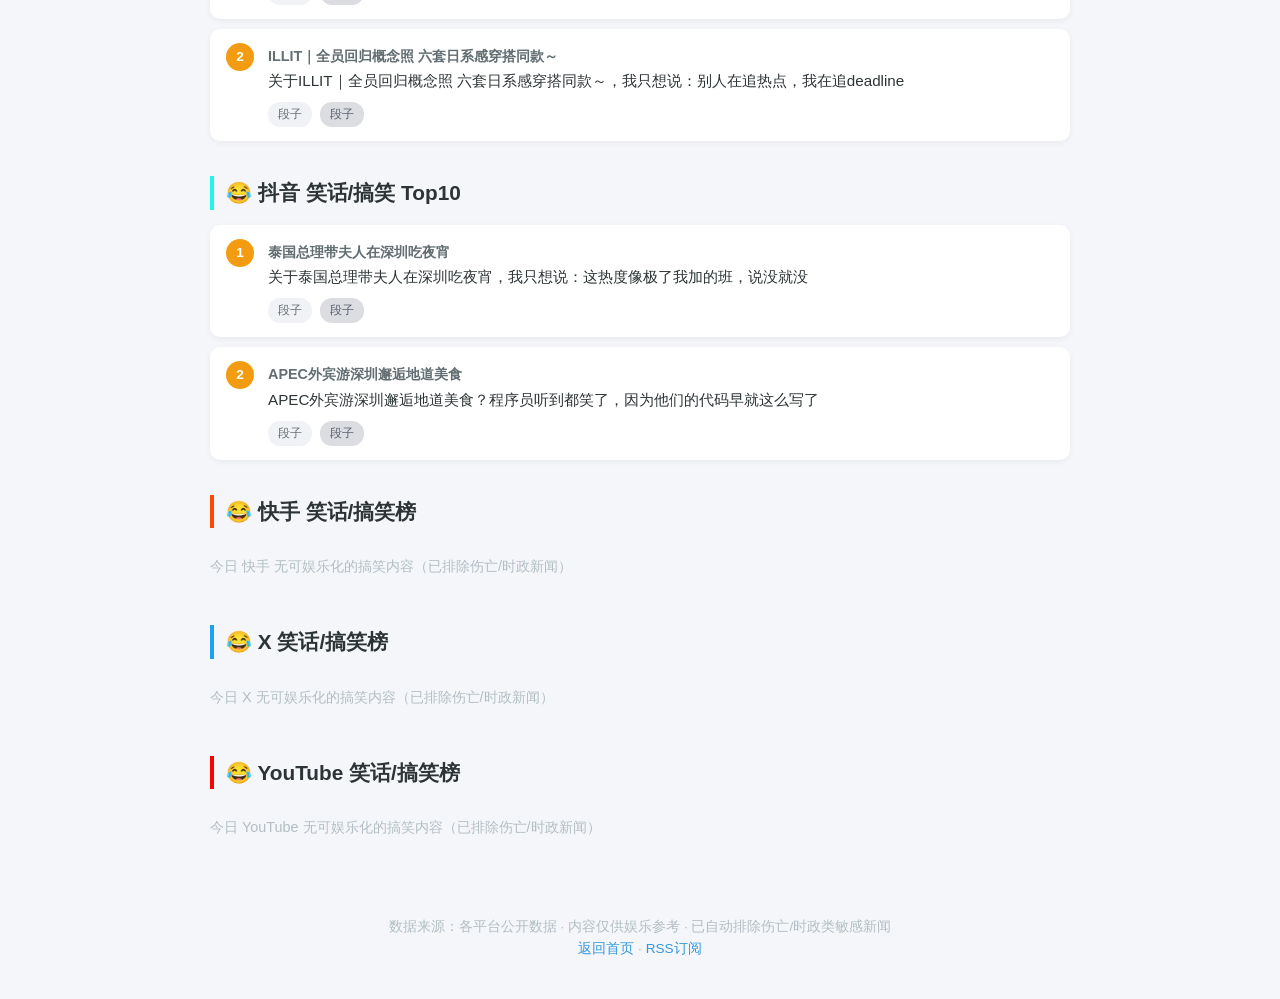
<file: site/Joke/2026-11-20/index.html>
<!DOCTYPE html>
<html lang="zh-CN">
<head>
    <meta charset="UTF-8">
    <meta name="viewport" content="width=device-width, initial-scale=1.0">
    <meta name="description" content="每日社交平台热点与笑话汇总">
    <title>每日热点与笑话榜 2026-11-20</title>
    <link rel="stylesheet" href="../../css/style.css">
</head>
<body>
    <header class="site-header">
        <div class="container">
            <h1>📊 每日社交平台热点与笑话榜</h1>
            <p class="subtitle">X · YouTube · 小红书 · 抖音 · 快手 | 2026-11-20</p>
            <p class="note">YouTube 为示例数据（未配置API Key）</p>
        </div>
    </header>

    <main class="container">
        <div class="date-badge">📅 2026-11-20 12:18 · 每日更新</div>

        <section class="platform-section">
    <h2 style="border-left: 4px solid #2d3436;">🔥 今日热点汇总榜</h2>
    <p class="section-sub">聚合多平台Top10，去重排序 · 已排除灾难/伤亡类敏感新闻</p>
    <div class="card-list">
        <div class="card">
            <div class="card-rank">🥇</div>
            <div class="card-body">
                <h3><a href="https://www.kuaishou.com/short-video/3xv7pj75pcj2t4k" target="_blank">特朗普返回白宫发布重大预告</a></h3>

                <div class="meta">                    <span><span class="tag" style="color:#ff4906">快手</span></span>                    <span class="heat">🔥 1229.3万</span>                                    </div>            </div>        </div>
        <div class="card">
            <div class="card-rank">🥈</div>
            <div class="card-body">
                <h3><a href="https://www.kuaishou.com/short-video/3xvu3gjtmjawjei" target="_blank">中方回应高市早苗表态台湾问题</a></h3>

                <div class="meta">                    <span><span class="tag" style="color:#ff4906">快手</span></span>                    <span class="heat">🔥 1228.8万</span>                                    </div>            </div>        </div>
        <div class="card">
            <div class="card-rank">🥉</div>
            <div class="card-body">
                <h3><a href="https://www.kuaishou.com/short-video/3xckkg6zzdb9je4" target="_blank">灯火里的深圳 照见开放与活力</a></h3>

                <div class="meta">                    <span><span class="tag" style="color:#ff4906">快手</span><span class="tag" style="color:#25f4ee">抖音</span></span>                    <span class="heat">🔥 1228.5万</span>                                    </div>            </div>        </div>
        <div class="card">
            <div class="card-rank">4</div>
            <div class="card-body">
                <h3><a href="https://www.kuaishou.com/short-video/3xp2eu9w5k97xiw" target="_blank">直击2026彝历新年文艺晚会</a></h3>

                <div class="meta">                    <span><span class="tag" style="color:#ff4906">快手</span></span>                    <span class="heat">🔥 1228.3万</span>                                    </div>            </div>        </div>
        <div class="card">
            <div class="card-rank">5</div>
            <div class="card-body">
                <h3><a href="https://www.kuaishou.com/short-video/3x48rzq63fhf8fy" target="_blank">中国U17vs西班牙U17</a></h3>

                <div class="meta">                    <span><span class="tag" style="color:#ff4906">快手</span></span>                    <span class="heat">🔥 1136.5万</span>                                    </div>            </div>        </div>
        <div class="card">
            <div class="card-rank">6</div>
            <div class="card-body">
                <h3><a href="https://www.douyin.com/hot/2755493" target="_blank">特朗普结束亚洲行返回白宫</a></h3>

                <div class="meta">                    <span><span class="tag" style="color:#25f4ee">抖音</span></span>                    <span class="heat">🔥 1099.1万</span>                                    </div>            </div>        </div>
        <div class="card">
            <div class="card-rank">7</div>
            <div class="card-body">
                <h3><a href="https://www.kuaishou.com/short-video/3xsg938yp3vybry" target="_blank">中方谴责美国粗暴干涉香港事务</a></h3>

                <div class="meta">                    <span><span class="tag" style="color:#ff4906">快手</span></span>                    <span class="heat">🔥 1093.4万</span>                                    </div>            </div>        </div>
        <div class="card">
            <div class="card-rank">8</div>
            <div class="card-body">
                <h3><a href="https://www.douyin.com/hot/2755170" target="_blank">U17男足首战对阵西班牙</a></h3>

                <div class="meta">                    <span><span class="tag" style="color:#25f4ee">抖音</span></span>                    <span class="heat">🔥 1091.6万</span>                                    </div>            </div>        </div>
        <div class="card">
            <div class="card-rank">9</div>
            <div class="card-body">
                <h3><a href="https://www.douyin.com/hot/2755049" target="_blank">亚太前沿领域机遇看中国</a></h3>

                <div class="meta">                    <span><span class="tag" style="color:#25f4ee">抖音</span></span>                    <span class="heat">🔥 1089.6万</span>                                    </div>            </div>        </div>
        <div class="card">
            <div class="card-rank">10</div>
            <div class="card-body">
                <h3><a href="https://www.douyin.com/hot/2754647" target="_blank">APEC外宾游深圳邂逅地道美食</a></h3>

                <div class="meta">                    <span><span class="tag" style="color:#25f4ee">抖音</span></span>                    <span class="heat">🔥 1088.0万</span>                                    </div>            </div>        </div>
    </div></section>

        <div class="report-divider"></div>

        <section class="platform-section funny-section">
    <h2 style="border-left: 4px solid #e83e4c;">😂 小红书 笑话/搞笑 Top10</h2>
    <div class="joke-list">
        <div class="joke-card">
            <div class="joke-number">1</div>
            <div class="joke-content">
<div class="joke-title"><a href="https://www.xiaohongshu.com/explore/699b5a07000000000a03d22b" target="_blank">对镜自拍✨最近化妆品购物🛍️分享～日常碎片</a></div>
                <p class="joke-text">对镜自拍✨最近化妆品购物🛍️分享～日常碎片？我室友说这个话题能火，因为他昨天刚买了一样的</p>
                <div class="joke-tags">                    <span class="tag">段子</span>                    <span class="tag tag-gen">段子</span>                </div>            </div>        </div>
        <div class="joke-card">
            <div class="joke-number">2</div>
            <div class="joke-content">
<div class="joke-title"><a href="https://www.xiaohongshu.com/explore/6a4e29cc000000000803dd98" target="_blank">ILLIT｜全员回归概念照 六套日系感穿搭同款～</a></div>
                <p class="joke-text">关于ILLIT｜全员回归概念照 六套日系感穿搭同款～，我只想说：别人在追热点，我在追deadline</p>
                <div class="joke-tags">                    <span class="tag">段子</span>                    <span class="tag tag-gen">段子</span>                </div>            </div>        </div>
    </div></section>
<section class="platform-section funny-section">
    <h2 style="border-left: 4px solid #25f4ee;">😂 抖音 笑话/搞笑 Top10</h2>
    <div class="joke-list">
        <div class="joke-card">
            <div class="joke-number">1</div>
            <div class="joke-content">
<div class="joke-title"><a href="https://www.douyin.com/hot/2755542" target="_blank">泰国总理带夫人在深圳吃夜宵</a></div>
                <p class="joke-text">关于泰国总理带夫人在深圳吃夜宵，我只想说：这热度像极了我加的班，说没就没</p>
                <div class="joke-tags">                    <span class="tag">段子</span>                    <span class="tag tag-gen">段子</span>                </div>            </div>        </div>
        <div class="joke-card">
            <div class="joke-number">2</div>
            <div class="joke-content">
<div class="joke-title"><a href="https://www.douyin.com/hot/2754647" target="_blank">APEC外宾游深圳邂逅地道美食</a></div>
                <p class="joke-text">APEC外宾游深圳邂逅地道美食？程序员听到都笑了，因为他们的代码早就这么写了</p>
                <div class="joke-tags">                    <span class="tag">段子</span>                    <span class="tag tag-gen">段子</span>                </div>            </div>        </div>
    </div></section>
<section class="platform-section funny-section"><h2 style="border-left:4px solid #ff4906;">😂 快手 笑话/搞笑榜</h2><p class="empty-hint">今日 快手 无可娱乐化的搞笑内容（已排除伤亡/时政新闻）</p></section>
<section class="platform-section funny-section"><h2 style="border-left:4px solid #1da1f2;">😂 X 笑话/搞笑榜</h2><p class="empty-hint">今日 X 无可娱乐化的搞笑内容（已排除伤亡/时政新闻）</p></section>
<section class="platform-section funny-section"><h2 style="border-left:4px solid #ff0000;">😂 YouTube 笑话/搞笑榜</h2><p class="empty-hint">今日 YouTube 无可娱乐化的搞笑内容（已排除伤亡/时政新闻）</p></section>

        <footer class="site-footer">
            <p>数据来源：各平台公开数据 · 内容仅供娱乐参考 · 已自动排除伤亡/时政类敏感新闻</p>
            <p><a href="../../index.html">返回首页</a> · <a href="../../rss.xml">RSS订阅</a></p>
        </footer>
    </main>
</body>
</html>
</file>
<file: site/css/style.css>
/* ============================================
   每日社交平台热门榜 - 样式表
   响应式设计，移动端友好
   ============================================ */

* {
    margin: 0;
    padding: 0;
    box-sizing: border-box;
}

body {
    font-family: -apple-system, BlinkMacSystemFont, "Segoe UI", "PingFang SC",
        "Hiragino Sans GB", "Microsoft YaHei", sans-serif;
    background: #f5f6fa;
    color: #2d3436;
    line-height: 1.6;
}

.container {
    max-width: 900px;
    margin: 0 auto;
    padding: 20px;
}

/* ===== Header ===== */
.site-header {
    background: linear-gradient(135deg, #667eea 0%, #764ba2 100%);
    color: #fff;
    padding: 40px 0;
    text-align: center;
    margin-bottom: 30px;
}

.site-header h1 {
    font-size: 2rem;
    margin-bottom: 10px;
}

.site-header .subtitle {
    font-size: 1rem;
    opacity: 0.9;
}

/* ===== Date badge ===== */
.date-badge {
    display: inline-block;
    background: #3498db;
    color: #fff;
    padding: 6px 16px;
    border-radius: 20px;
    font-size: 0.9rem;
    margin-bottom: 25px;
}

/* ===== Platform sections ===== */
.platform-section {
    margin-bottom: 35px;
}

.platform-section h2 {
    font-size: 1.3rem;
    margin-bottom: 15px;
    padding-left: 12px;
    color: #2d3436;
}

.card-list {
    display: grid;
    gap: 12px;
}

.card {
    background: #fff;
    border-radius: 10px;
    padding: 16px 18px;
    box-shadow: 0 2px 8px rgba(0,0,0,0.06);
    display: flex;
    align-items: flex-start;
    gap: 14px;
    transition: transform 0.2s, box-shadow 0.2s;
}

.card:hover {
    transform: translateY(-2px);
    box-shadow: 0 4px 15px rgba(0,0,0,0.1);
}

.card-rank {
    font-size: 1.3rem;
    min-width: 40px;
    text-align: center;
    padding-top: 2px;
}

.card h3 {
    font-size: 1rem;
    margin-bottom: 6px;
    flex: 1;
}

.card h3 a {
    color: #2d3436;
    text-decoration: none;
}

.card h3 a:hover {
    color: #3498db;
}

.card .desc {
    font-size: 0.9rem;
    color: #636e72;
    margin-bottom: 8px;
}

.card .meta {
    font-size: 0.8rem;
    color: #b2bec3;
    display: flex;
    gap: 15px;
}

/* ===== Jokes section ===== */
.joke-section {
    margin-top: 35px;
}

.joke-section h2 {
    font-size: 1.3rem;
    margin-bottom: 15px;
    padding-left: 12px;
    color: #2d3436;
}

.joke-list {
    display: grid;
    gap: 10px;
}

.joke-card {
    background: #fff;
    border-radius: 10px;
    padding: 14px 16px;
    box-shadow: 0 2px 6px rgba(0,0,0,0.05);
    display: flex;
    gap: 14px;
    align-items: flex-start;
}

.joke-number {
    background: #f39c12;
    color: #fff;
    border-radius: 50%;
    width: 28px;
    height: 28px;
    display: flex;
    align-items: center;
    justify-content: center;
    font-size: 0.85rem;
    font-weight: bold;
    flex-shrink: 0;
}

.joke-content p {
    font-size: 0.95rem;
    color: #2d3436;
    margin-bottom: 8px;
}

.joke-tags {
    display: flex;
    gap: 8px;
    flex-wrap: wrap;
}

.tag {
    background: #f1f2f6;
    color: #636e72;
    font-size: 0.75rem;
    padding: 3px 10px;
    border-radius: 12px;
}

/* ===== Archive list ===== */
.archive-list {
    list-style: none;
    padding: 0;
}

.archive-list li {
    background: #fff;
    margin-bottom: 8px;
    border-radius: 8px;
    box-shadow: 0 2px 6px rgba(0,0,0,0.05);
}

.archive-list li a {
    display: block;
    padding: 14px 18px;
    color: #2d3436;
    text-decoration: none;
    font-weight: 500;
}

.archive-list li a:hover {
    background: #f1f2f6;
    color: #3498db;
}

/* ===== 双报告：热点汇总 + 笑话榜 ===== */
.report-divider {
    border-top: 2px dashed #dfe6e9;
    margin: 40px 0;
}

.section-sub {
    font-size: 0.85rem;
    color: #b2bec3;
    margin-bottom: 14px;
}

.note {
    font-size: 0.8rem;
    color: #ffeaa7;
    margin-top: 6px;
}

.heat {
    color: #e17055;
    font-weight: 600;
}

.empty-hint {
    font-size: 0.9rem;
    color: #b2bec3;
    padding: 12px 0;
}

.funny-section {
    margin-top: 0;
}

.joke-title a {
    font-size: 0.9rem;
    font-weight: 600;
    color: #636e72;
    text-decoration: none;
}

.joke-title a:hover {
    color: #3498db;
}

.joke-text {
    font-size: 0.98rem;
    color: #2d3436;
    line-height: 1.7;
}

.tag-real {
    background: #dff9fb;
    color: #0984e3;
}

.tag-gen {
    background: #dcdde1;
    color: #57606f;
}

/* ===== Footer ===== */
.site-footer {
    text-align: center;
    padding: 30px 0 20px;
    color: #b2bec3;
    font-size: 0.85rem;
}

.site-footer a {
    color: #3498db;
    text-decoration: none;
}

.site-footer a:hover {
    text-decoration: underline;
}

/* ===== Responsive ===== */
@media (max-width: 600px) {
    .site-header h1 {
        font-size: 1.5rem;
    }
    
    .card {
        flex-direction: column;
        gap: 8px;
    }
    
    .card-rank {
        font-size: 1.1rem;
    }
}
</file>
